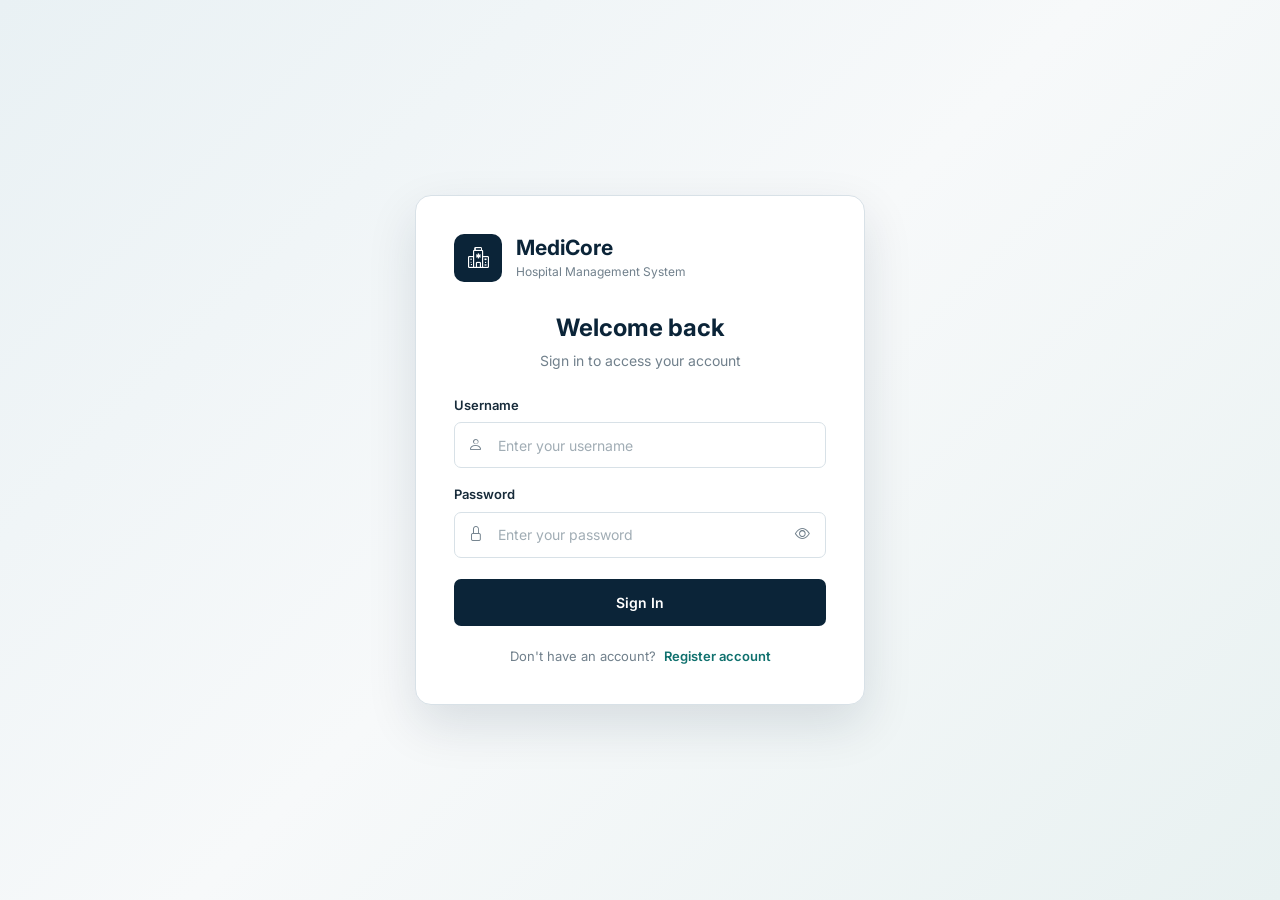
<file: frontend/auth/login.html>
<!DOCTYPE html>
<html lang="en">
<head>
    <meta charset="UTF-8">
    <meta name="viewport" content="width=device-width, initial-scale=1.0">

    <title>MediCore | Sign In</title>

    <link
        href="https://cdn.jsdelivr.net/npm/bootstrap@5.3.3/dist/css/bootstrap.min.css"
        rel="stylesheet"
    >

    <link
        href="https://cdn.jsdelivr.net/npm/bootstrap-icons@1.11.3/font/bootstrap-icons.css"
        rel="stylesheet"
    >

    <link rel="stylesheet" href="auth.css">
    <script src="../config.js"></script>
</head>

<body>

<div class="auth-page">

    <div class="auth-card">

        <!-- Brand -->

        <div class="brand">

            <div class="brand-icon">
                <i class="bi bi-hospital"></i>
            </div>

            <div>
                <h1>MediCore</h1>
                <span>Hospital Management System</span>
            </div>

        </div>


        <!-- Login -->

        <div class="auth-content">

            <div class="auth-heading">

                <h2>Welcome back</h2>

                <p>
                    Sign in to access your account
                </p>

            </div>


            <!-- Username -->

            <div class="form-group">

                <label for="loginUsername">
                    Username
                </label>

                <div class="input-wrapper">

                    <i class="bi bi-person"></i>

                    <input
                        type="text"
                        id="loginUsername"
                        placeholder="Enter your username"
                        autocomplete="username"
                    >

                </div>

            </div>


            <!-- Password -->

            <div class="form-group">

                <label for="loginPassword">
                    Password
                </label>

                <div class="input-wrapper">

                    <i class="bi bi-lock"></i>

                    <input
                        type="password"
                        id="loginPassword"
                        placeholder="Enter your password"
                        autocomplete="current-password"
                    >

                    <button
                        type="button"
                        class="password-toggle"
                        onclick="togglePassword('loginPassword', this)"
                    >
                        <i class="bi bi-eye"></i>
                    </button>

                </div>

            </div>


            <!-- Error -->

            <div
                id="loginError"
                class="alert alert-danger d-none"
            ></div>


            <!-- Login Button -->

            <button
                id="loginBtn"
                class="auth-btn"
                type="button"
                onclick="login()"
            >

                <span
                    id="loginSpinner"
                    class="spinner-border spinner-border-sm d-none"
                ></span>

                <span id="loginText">
                    Sign In
                </span>

            </button>


            <!-- Register -->

            <div class="auth-switch">

                <span>
                    Don't have an account?
                </span>

                <a href="register.html">
                    Register account
                </a>

            </div>

        </div>

    </div>

</div>


<script src="auth.js"></script>

</body>
</html>
</file>
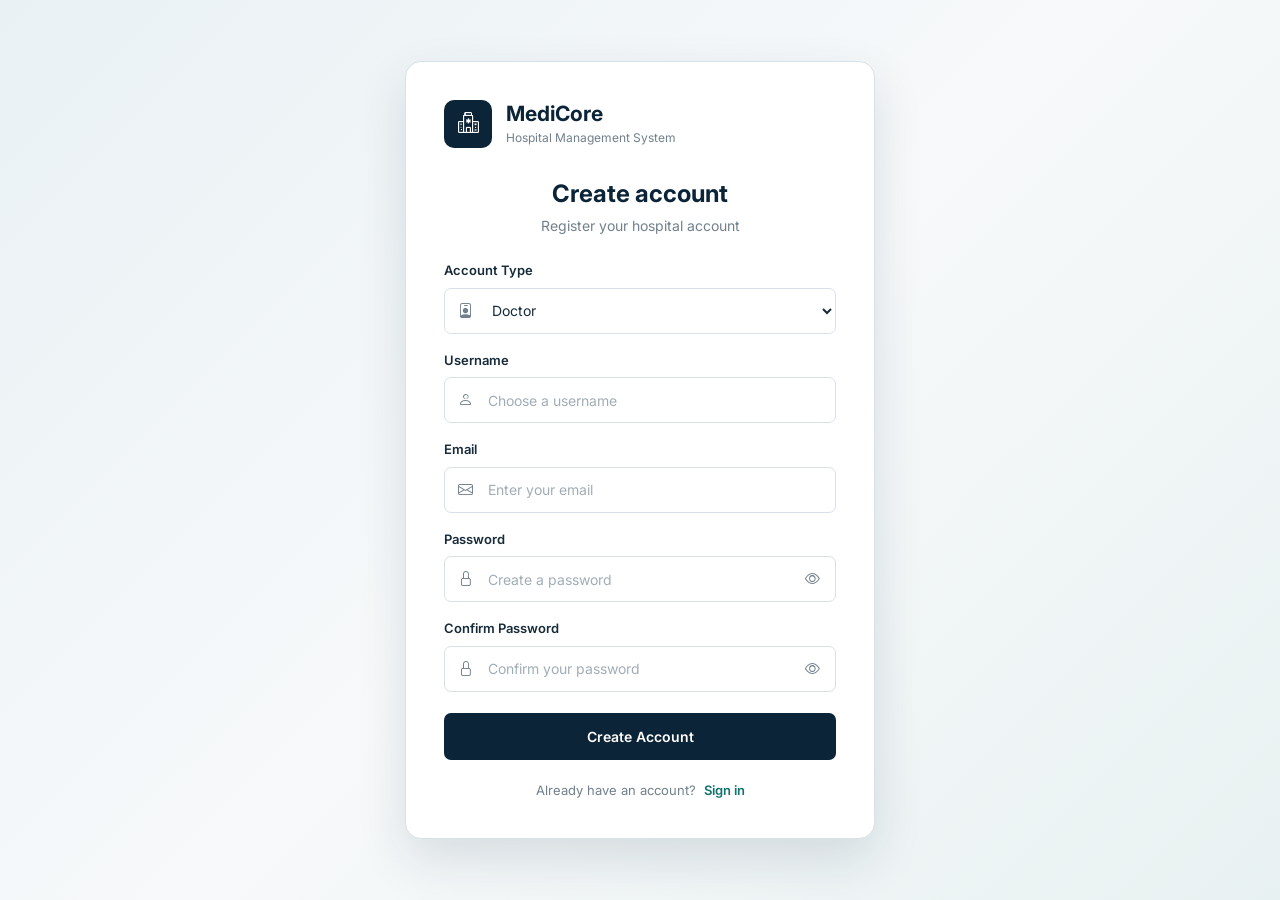
<file: frontend/auth/register.html>
<!DOCTYPE html>
<html lang="en">
<head>
    <meta charset="UTF-8">
    <meta name="viewport" content="width=device-width, initial-scale=1.0">

    <title>MediCore | Create Account</title>

    <link
        href="https://cdn.jsdelivr.net/npm/bootstrap@5.3.3/dist/css/bootstrap.min.css"
        rel="stylesheet"
    >

    <link
        href="https://cdn.jsdelivr.net/npm/bootstrap-icons@1.11.3/font/bootstrap-icons.css"
        rel="stylesheet"
    >

    <link rel="stylesheet" href="auth.css">
    <script src="../config.js"></script>
</head>

<body>

<div class="auth-page">

    <div class="auth-card register-card">

        <!-- Brand -->

        <div class="brand">

            <div class="brand-icon">
                <i class="bi bi-hospital"></i>
            </div>

            <div>
                <h1>MediCore</h1>
                <span>Hospital Management System</span>
            </div>

        </div>


        <!-- Register -->

        <div class="auth-content">

            <div class="auth-heading">

                <h2>Create account</h2>

                <p>
                    Register your hospital account
                </p>

            </div>


            <!-- Account Type -->

            <div class="form-group">

                <label for="registerRole">
                    Account Type
                </label>

                <div class="input-wrapper select-wrapper">

                    <i class="bi bi-person-badge"></i>

                    <select id="registerRole">

                        <option value="doctor">
                            Doctor
                        </option>

                        <option value="staff">
                            Staff
                        </option>

                        <option value="patient">
                            Patient
                        </option>

                    </select>

                </div>

            </div>


            <!-- Username -->

            <div class="form-group">

                <label for="registerUsername">
                    Username
                </label>

                <div class="input-wrapper">

                    <i class="bi bi-person"></i>

                    <input
                        type="text"
                        id="registerUsername"
                        placeholder="Choose a username"
                        autocomplete="username"
                    >

                </div>

            </div>


            <!-- Email -->

            <div class="form-group">

                <label for="registerEmail">
                    Email
                </label>

                <div class="input-wrapper">

                    <i class="bi bi-envelope"></i>

                    <input
                        type="email"
                        id="registerEmail"
                        placeholder="Enter your email"
                        autocomplete="email"
                    >

                </div>

            </div>


            <!-- Password -->

            <div class="form-group">

                <label for="registerPassword">
                    Password
                </label>

                <div class="input-wrapper">

                    <i class="bi bi-lock"></i>

                    <input
                        type="password"
                        id="registerPassword"
                        placeholder="Create a password"
                        autocomplete="new-password"
                    >

                    <button
                        type="button"
                        class="password-toggle"
                        onclick="togglePassword('registerPassword', this)"
                    >
                        <i class="bi bi-eye"></i>
                    </button>

                </div>

            </div>


            <!-- Confirm Password -->

            <div class="form-group">

                <label for="registerConfirmPassword">
                    Confirm Password
                </label>

                <div class="input-wrapper">

                    <i class="bi bi-lock"></i>

                    <input
                        type="password"
                        id="registerConfirmPassword"
                        placeholder="Confirm your password"
                        autocomplete="new-password"
                    >

                    <button
                        type="button"
                        class="password-toggle"
                        onclick="togglePassword('registerConfirmPassword', this)"
                    >
                        <i class="bi bi-eye"></i>
                    </button>

                </div>

            </div>


            <!-- Error -->

            <div
                id="registerError"
                class="alert alert-danger d-none"
            ></div>


            <!-- Success -->

            <div
                id="registerSuccess"
                class="alert alert-success d-none"
            ></div>


            <!-- Register Button -->

            <button
                id="registerBtn"
                class="auth-btn"
                type="button"
                onclick="registerUser()"
            >

                <span
                    id="registerSpinner"
                    class="spinner-border spinner-border-sm d-none"
                ></span>

                <span id="registerText">
                    Create Account
                </span>

            </button>


            <!-- Login -->

            <div class="auth-switch">

                <span>
                    Already have an account?
                </span>

                <a href="login.html">
                    Sign in
                </a>

            </div>

        </div>

    </div>

</div>


<script src="auth.js"></script>

</body>
</html>
</file>
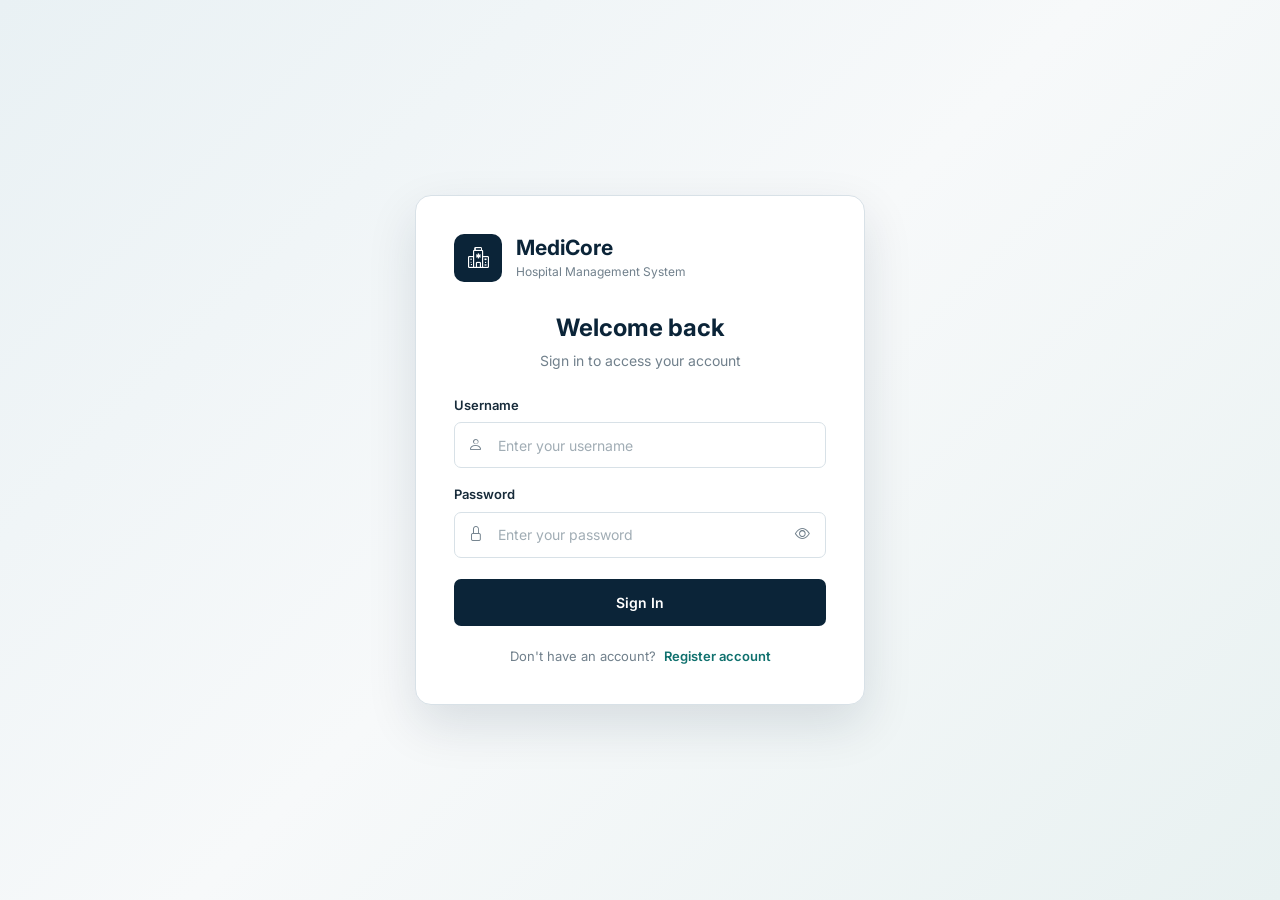
<file: frontend/dashboard/admin-dashboard/admin-dashboard.html>
<!DOCTYPE html>
<html lang="en">
<head>
    <meta charset="UTF-8">
    <meta name="viewport" content="width=device-width, initial-scale=1.0">

    <title>MediCore | Admin Dashboard</title>

    <link
        href="https://cdn.jsdelivr.net/npm/bootstrap@5.3.3/dist/css/bootstrap.min.css"
        rel="stylesheet"
    >

    <link
        href="https://cdn.jsdelivr.net/npm/bootstrap-icons@1.11.3/font/bootstrap-icons.css"
        rel="stylesheet"
    >

    <link rel="stylesheet" href="admin-dashboard.css">
    <script src="../../config.js"></script>
</head>

<body>

<div class="dashboard-layout">

    <!-- SIDEBAR -->

    <aside class="sidebar">

        <div class="sidebar-brand">

            <div class="brand-icon">
                <i class="bi bi-hospital"></i>
            </div>

            <div>
                <h1>MediCore</h1>
                <span>Hospital Management</span>
            </div>

        </div>


        <div class="sidebar-menu">

            <p class="menu-title">MAIN</p>

            <a href="#" class="menu-item active">
                <i class="bi bi-grid"></i>
                <span>Dashboard</span>
            </a>


            <p class="menu-title">MANAGEMENT</p>

            <a href="../../pages/patients/patients.html" class="menu-item">
                <i class="bi bi-person-vcard"></i>
                <span>Patients</span>
            </a>

            <a href="../../pages/doctors/doctors.html" class="menu-item">
                <i class="bi bi-person-badge"></i>
                <span>Doctors</span>
            </a>

            <a href="../../pages/staff/staff.html" class="menu-item">
                <i class="bi bi-people"></i>
                <span>Staff</span>
            </a>

            <a href="../../pages/appointments/appointments.html" class="menu-item">
                <i class="bi bi-calendar2-check"></i>
                <span>Appointments</span>
            </a>

            <a href="../../pages/prescriptions/prescriptions.html" class="menu-item">
                <i class="bi bi-prescription2"></i>
                <span>Prescriptions</span>
            </a>

            <a href="../../pages/reports/reports.html" class="menu-item">
                <i class="bi bi-file-earmark-medical"></i>
                <span>Medical Reports</span>
            </a>

        </div>


        <div class="sidebar-bottom">

            <button
                class="logout-btn"
                onclick="logout()"
            >
                <i class="bi bi-box-arrow-right"></i>
                <span>Sign Out</span>
            </button>

        </div>

    </aside>


    <!-- MAIN -->

    <main class="main-content">

        <!-- TOPBAR -->

        <header class="topbar">

            <button
                class="mobile-menu-btn"
                onclick="toggleSidebar()"
            >
                <i class="bi bi-list"></i>
            </button>

            <div class="topbar-title">

                <h2>Dashboard</h2>

                <p>
                    Hospital overview and management
                </p>

            </div>


            <div class="user-area">

                <div class="user-info">

                    <strong id="adminUsername">
                        Admin
                    </strong>

                    <span>
                        Administrator
                    </span>

                </div>

                <div class="user-avatar">
                    <i class="bi bi-person"></i>
                </div>

            </div>

        </header>


        <!-- CONTENT -->

        <section class="content">

            <div class="welcome-section">

                <div>

                    <h1>
                        Hospital Overview
                    </h1>

                    <p>
                        Monitor and manage hospital operations from one place.
                    </p>

                </div>

            </div>


            <!-- STAT CARDS -->

            <div class="stats-grid">

                <div class="stat-card">

                    <div class="stat-icon">
                        <i class="bi bi-person-vcard"></i>
                    </div>

                    <div class="stat-details">

                        <span>Total Patients</span>

                        <strong id="patientCount">
                            --
                        </strong>

                    </div>

                </div>


                <div class="stat-card">

                    <div class="stat-icon">
                        <i class="bi bi-person-badge"></i>
                    </div>

                    <div class="stat-details">

                        <span>Total Doctors</span>

                        <strong id="doctorCount">
                            --
                        </strong>

                    </div>

                </div>


                <div class="stat-card">

                    <div class="stat-icon">
                        <i class="bi bi-people"></i>
                    </div>

                    <div class="stat-details">

                        <span>Total Staff</span>

                        <strong id="staffCount">
                            --
                        </strong>

                    </div>

                </div>


                <div class="stat-card">

                    <div class="stat-icon">
                        <i class="bi bi-calendar2-check"></i>
                    </div>

                    <div class="stat-details">

                        <span>Appointments</span>

                        <strong id="appointmentCount">
                            --
                        </strong>

                    </div>

                </div>

            </div>


            <!-- LOWER GRID -->

            <div class="dashboard-grid">

                <!-- RECENT APPOINTMENTS -->

                <div class="dashboard-card">

                    <div class="card-header">

                        <div>

                            <h3>Recent Appointments</h3>

                            <p>
                                Latest scheduled appointments
                            </p>

                        </div>

                        <a href="../../pages/appointments/appointments.html">
                            View All
                        </a>

                    </div>


                    <div class="table-responsive">

                        <table class="table">

                            <thead>

                                <tr>
                                    <th>Patient</th>
                                    <th>Doctor</th>
                                    <th>Date</th>
                                    <th>Status</th>
                                </tr>

                            </thead>

                            <tbody id="appointmentsTable">

                                <tr>
                                    <td colspan="4" class="empty-state">
                                        Loading appointments...
                                    </td>
                                </tr>

                            </tbody>

                        </table>

                    </div>

                </div>


                <!-- SYSTEM SUMMARY -->

                <div class="dashboard-card system-card">

                    <div class="card-header">

                        <div>

                            <h3>System Overview</h3>

                            <p>
                                Current hospital modules
                            </p>

                        </div>

                    </div>


                    <div class="system-list">

                        <div>
                            <span>Doctor Management</span>
                            <strong>Active</strong>
                        </div>

                        <div>
                            <span>Patient Management</span>
                            <strong>Active</strong>
                        </div>

                        <div>
                            <span>Staff Management</span>
                            <strong>Active</strong>
                        </div>

                        <div>
                            <span>Appointments</span>
                            <strong>Active</strong>
                        </div>

                        <div>
                            <span>Prescriptions</span>
                            <strong>Active</strong>
                        </div>

                        <div>
                            <span>Medical Reports</span>
                            <strong>Active</strong>
                        </div>

                    </div>

                </div>

            </div>

        </section>

    </main>

</div>


<script src="admin-dashboard.js"></script>

</body>
</html>
</file>
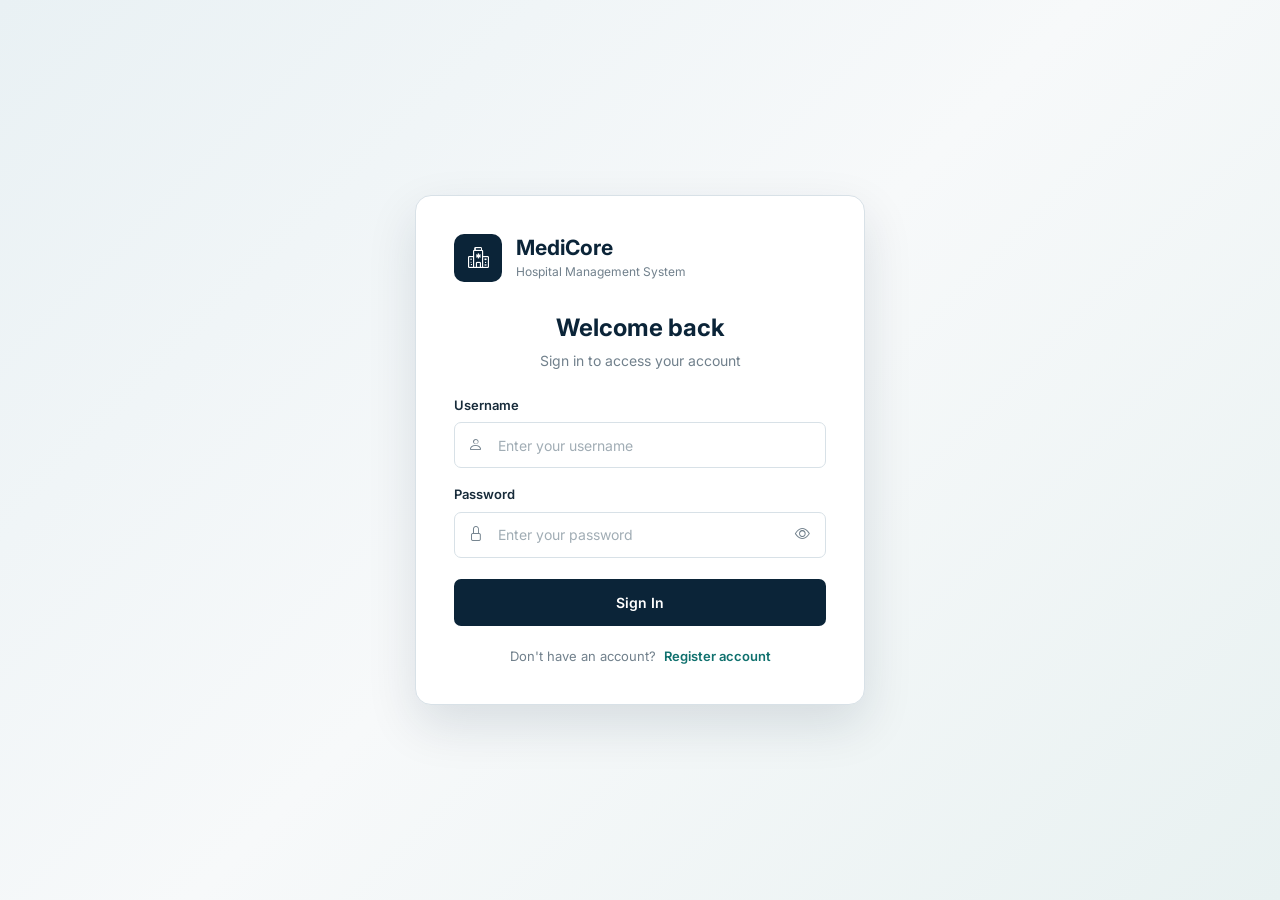
<file: frontend/dashboard/doctor-dashboard/doctor-dashboard.html>
<!DOCTYPE html>
<html lang="en">

<head>
    <meta charset="UTF-8">
    <meta name="viewport" content="width=device-width, initial-scale=1.0">
    <title>Doctor Dashboard | MediCore</title>

    <link href="https://cdn.jsdelivr.net/npm/bootstrap@5.3.3/dist/css/bootstrap.min.css" rel="stylesheet">
    <link href="https://cdn.jsdelivr.net/npm/bootstrap-icons@1.11.3/font/bootstrap-icons.css" rel="stylesheet">
    <link rel="stylesheet" href="doctor-dashboard.css">
    <script src="../../config.js"></script>
</head>

<body>

<div class="dashboard-wrapper">

    <!-- SIDEBAR -->
    <aside class="sidebar">

        <div class="brand">
            <div class="brand-mark">
                <i class="bi bi-hospital"></i>
            </div>
            <div>
                <div class="brand-title">MediCore</div>
                <div class="brand-subtitle">Hospital Management</div>
            </div>
        </div>

        <div class="doctor-profile">
            <div class="profile-avatar" id="sidebarAvatar">DR</div>
            <div>
                <div class="doctor-name" id="sidebarUsername">Doctor</div>
                <div class="doctor-role">Doctor</div>
            </div>
        </div>

        <div class="sidebar-heading">MAIN</div>

        <nav class="sidebar-nav">
            <button class="nav-item active" data-section="overview">
                <i class="bi bi-grid-1x2-fill nav-icon"></i>
                Dashboard
            </button>

            <button class="nav-item" data-section="patients">
                <i class="bi bi-people-fill nav-icon"></i>
                My Patients
            </button>

            <button class="nav-item" data-section="appointments">
                <i class="bi bi-calendar2-check-fill nav-icon"></i>
                Appointments
            </button>

            <button class="nav-item" data-section="prescriptions">
                <i class="bi bi-prescription2 nav-icon"></i>
                Prescriptions
            </button>

            <button class="nav-item" data-section="reports">
                <i class="bi bi-file-earmark-medical-fill nav-icon"></i>
                Medical Reports
            </button>
        </nav>

        <div class="sidebar-bottom">
            <button class="logout-btn" id="logoutBtn">
                <i class="bi bi-box-arrow-right"></i>
                <span>Sign Out</span>
            </button>
        </div>

    </aside>


    <!-- MAIN CONTENT -->
    <main class="main-content">

        <!-- TOPBAR -->
        <header class="topbar">
            <div>
                <div class="page-label">Doctor Portal</div>
                <h1 id="pageTitle">Doctor Dashboard</h1>
                <p class="page-subtitle">Welcome to your practice management portal</p>
            </div>

            <div class="topbar-user">
                <div class="top-user-info">
                    <strong id="topUsername">Doctor</strong>
                    <span>Doctor</span>
                </div>
                <div class="top-avatar">
                    <span id="topAvatar">DR</span>
                </div>
            </div>
        </header>


        <!-- OVERVIEW -->
        <section id="overview" class="dashboard-section active-section">

            <!-- WELCOME -->
            <div class="welcome-card">
                <div class="welcome-content">
                    <div class="section-label">DOCTOR PORTAL</div>
                    <h2>Welcome back, <span id="welcomeUsername">Doctor</span></h2>
                    <p>Manage your patients, appointments, prescriptions and medical reports from one place.</p>
                </div>
            </div>

            <!-- STAT CARDS -->
            <div class="stats-grid">
                <div class="stat-card">
                    <div class="stat-icon"><i class="bi bi-person"></i></div>
                    <div>
                        <div class="stat-label">My Patients</div>
                        <div class="stat-value" id="patientCount">0</div>
                        <div class="stat-description">Total patients</div>
                    </div>
                </div>

                <div class="stat-card">
                    <div class="stat-icon"><i class="bi bi-calendar-check"></i></div>
                    <div>
                        <div class="stat-label">Appointments</div>
                        <div class="stat-value" id="appointmentCount">0</div>
                        <div class="stat-description">Your appointments</div>
                    </div>
                </div>

                <div class="stat-card">
                    <div class="stat-icon"><i class="bi bi-prescription2"></i></div>
                    <div>
                        <div class="stat-label">Prescriptions</div>
                        <div class="stat-value" id="prescriptionCount">0</div>
                        <div class="stat-description">Prescriptions written</div>
                    </div>
                </div>

                <div class="stat-card">
                    <div class="stat-icon"><i class="bi bi-file-earmark-medical"></i></div>
                    <div>
                        <div class="stat-label">Reports</div>
                        <div class="stat-value" id="reportCount">0</div>
                        <div class="stat-description">Patient reports</div>
                    </div>
                </div>
            </div>

            <!-- DASHBOARD GRID -->
            <div class="dashboard-grid">

                <div class="content-card">
                    <div class="card-header-custom">
                        <div>
                            <h3>Upcoming Appointments</h3>
                            <p>Your latest scheduled appointments</p>
                        </div>
                        <button class="text-btn" data-section="appointments">View All</button>
                    </div>
                    <div id="overviewAppointments">
                        <div class="empty-state">Loading appointments...</div>
                    </div>
                </div>

                <div class="content-card">
                    <div class="card-header-custom">
                        <div>
                            <h3>Recent Patients</h3>
                            <p>Patients assigned to you</p>
                        </div>
                        <button class="text-btn" data-section="patients">View All</button>
                    </div>
                    <div id="overviewPatients">
                        <div class="empty-state">Loading patients...</div>
                    </div>
                </div>

                <div class="content-card">
                    <div class="card-header-custom">
                        <div>
                            <h3>Recent Prescriptions</h3>
                            <p>Prescriptions written by you</p>
                        </div>
                        <button class="text-btn" data-section="prescriptions">View All</button>
                    </div>
                    <div id="overviewPrescriptions">
                        <div class="empty-state">Loading prescriptions...</div>
                    </div>
                </div>

                <div class="content-card">
                    <div class="card-header-custom">
                        <div>
                            <h3>Recent Reports</h3>
                            <p>Reports from your patients</p>
                        </div>
                        <button class="text-btn" data-section="reports">View All</button>
                    </div>
                    <div id="overviewReports">
                        <div class="empty-state">Loading reports...</div>
                    </div>
                </div>

            </div>

        </section>


        <!-- PATIENTS -->
        <section id="patients" class="dashboard-section">
            <div class="section-heading">
                <div>
                    <div class="section-label">MY PRACTICE</div>
                    <h2>My Patients</h2>
                    <p>Patients currently assigned to your care.</p>
                </div>
            </div>
            <div id="patientsError" class="alert alert-danger d-none"></div>
            <div class="content-card">
                <div id="patientsContainer">
                    <div class="empty-state">Loading patients...</div>
                </div>
            </div>
        </section>


        <!-- APPOINTMENTS -->
        <section id="appointments" class="dashboard-section">

            <div class="section-heading">
                <div>
                    <div class="section-label">APPOINTMENT MANAGEMENT</div>
                    <h2>My Appointments</h2>
                    <p>View appointments assigned to you.</p>
                </div>
            </div>

            <div id="appointmentsError" class="alert alert-danger d-none"></div>
            <div class="content-card">
                <div id="appointmentsContainer">
                    <div class="empty-state">Loading appointments...</div>
                </div>
            </div>

        </section>


        <!-- PRESCRIPTIONS -->
        <section id="prescriptions" class="dashboard-section">

            <div class="section-heading">
                <div>
                    <div class="section-label">MEDICAL RECORDS</div>
                    <h2>Prescriptions</h2>
                    <p>Create and review prescriptions for your patients.</p>
                </div>
            </div>

            <!-- CREATE FORM -->
            <div class="content-card">
                <div class="card-header-custom">
                    <div>
                        <h3>Write Prescription</h3>
                        <p>Create a new prescription for a patient.</p>
                    </div>
                </div>

                <form id="prescriptionForm">
                    <div class="form-grid">
                        <div>
                            <label>Patient ID</label>
                            <input type="number" class="form-control" id="prescriptionPatientId" min="1" required>
                        </div>
                        <div>
                            <label>Medicine</label>
                            <input type="text" class="form-control" id="medicine" required>
                        </div>
                        <div>
                            <label>Dosage</label>
                            <input type="text" class="form-control" id="dosage" placeholder="e.g. 500mg" required>
                        </div>
                        <div>
                            <label>Frequency</label>
                            <input type="text" class="form-control" id="frequency" placeholder="e.g. Twice daily" required>
                        </div>
                        <div>
                            <label>Duration</label>
                            <input type="text" class="form-control" id="duration" placeholder="e.g. 7 days" required>
                        </div>
                        <div>
                            <label>Date</label>
                            <input type="date" class="form-control" id="prescriptionDate" required>
                        </div>
                        <div class="full-width">
                            <label>Instructions</label>
                            <textarea class="form-control" id="instructions" rows="4"></textarea>
                        </div>
                    </div>

                    <div id="prescriptionError" class="alert alert-danger d-none mt-3"></div>
                    <div id="prescriptionSuccess" class="alert alert-success d-none mt-3"></div>

                    <button type="submit" class="primary-btn" id="createPrescriptionBtn">
                        Create Prescription
                    </button>
                </form>
            </div>

            <!-- EXISTING PRESCRIPTIONS -->
            <div class="content-card mt-4">
                <div class="card-header-custom">
                    <div>
                        <h3>My Written Prescriptions</h3>
                        <p>Prescriptions created by you.</p>
                    </div>
                </div>
                <div id="prescriptionsContainer">
                    <div class="empty-state">Loading prescriptions...</div>
                </div>
            </div>

        </section>


        <!-- REPORTS -->
        <section id="reports" class="dashboard-section">
            <div class="section-heading">
                <div>
                    <div class="section-label">MEDICAL DOCUMENTS</div>
                    <h2>Patient Reports</h2>
                    <p>Reports uploaded by your patients.</p>
                </div>
            </div>
            <div id="reportsError" class="alert alert-danger d-none"></div>
            <div class="content-card">
                <div id="reportsContainer">
                    <div class="empty-state">Loading reports...</div>
                </div>
            </div>
        </section>

    </main>

</div>

<!-- BOOTSTRAP JS -->
<script src="https://cdn.jsdelivr.net/npm/bootstrap@5.3.3/dist/js/bootstrap.bundle.min.js"></script>

<!-- EDIT PRESCRIPTION MODAL -->
<div class="modal fade" id="editPrescriptionModal" tabindex="-1" aria-hidden="true">
    <div class="modal-dialog modal-dialog-centered">
        <div class="modal-content">
            <div class="modal-header">
                <h5 class="modal-title">Edit Prescription</h5>
                <button type="button" class="btn-close" data-bs-dismiss="modal" aria-label="Close"></button>
            </div>
            <div class="modal-body">
                <div class="mb-3">
                    <label for="editMedicine">Medicine</label>
                    <input type="text" class="form-control" id="editMedicine">
                </div>
                <div class="mb-3">
                    <label for="editDosage">Dosage</label>
                    <input type="text" class="form-control" id="editDosage">
                </div>
                <div class="mb-3">
                    <label for="editFrequency">Frequency</label>
                    <input type="text" class="form-control" id="editFrequency">
                </div>
                <div class="mb-3">
                    <label for="editDuration">Duration</label>
                    <input type="text" class="form-control" id="editDuration">
                </div>
                <div class="mb-3">
                    <label for="editInstructions">Instructions</label>
                    <textarea class="form-control" id="editInstructions" rows="2"></textarea>
                </div>
                <div class="mb-3">
                    <label for="editDate">Date</label>
                    <input type="date" class="form-control" id="editDate">
                </div>
            </div>
            <div class="modal-footer">
                <button type="button" class="btn btn-secondary" data-bs-dismiss="modal">Cancel</button>
                <button type="button" class="btn btn-primary" onclick="saveEditPrescription()">Save Changes</button>
            </div>
        </div>
    </div>
</div>

<!-- DELETE CONFIRMATION MODAL -->
<div class="modal fade" id="deleteConfirmModal" tabindex="-1" aria-hidden="true">
    <div class="modal-dialog modal-dialog-centered">
        <div class="modal-content">
            <div class="modal-header">
                <h5 class="modal-title text-danger"><i class="bi bi-exclamation-triangle-fill"></i> Confirm Delete</h5>
                <button type="button" class="btn-close" data-bs-dismiss="modal" aria-label="Close"></button>
            </div>
            <div class="modal-body">
                <p>Are you sure you want to delete this prescription? This action cannot be undone.</p>
            </div>
            <div class="modal-footer">
                <button type="button" class="btn btn-secondary" data-bs-dismiss="modal">Cancel</button>
                <button type="button" class="btn btn-danger" id="confirmDeleteBtn">Delete</button>
            </div>
        </div>
    </div>
</div>

<!-- YOUR JS -->
<script src="doctor-dashboard.js"></script>

</body>
</html>
</file>
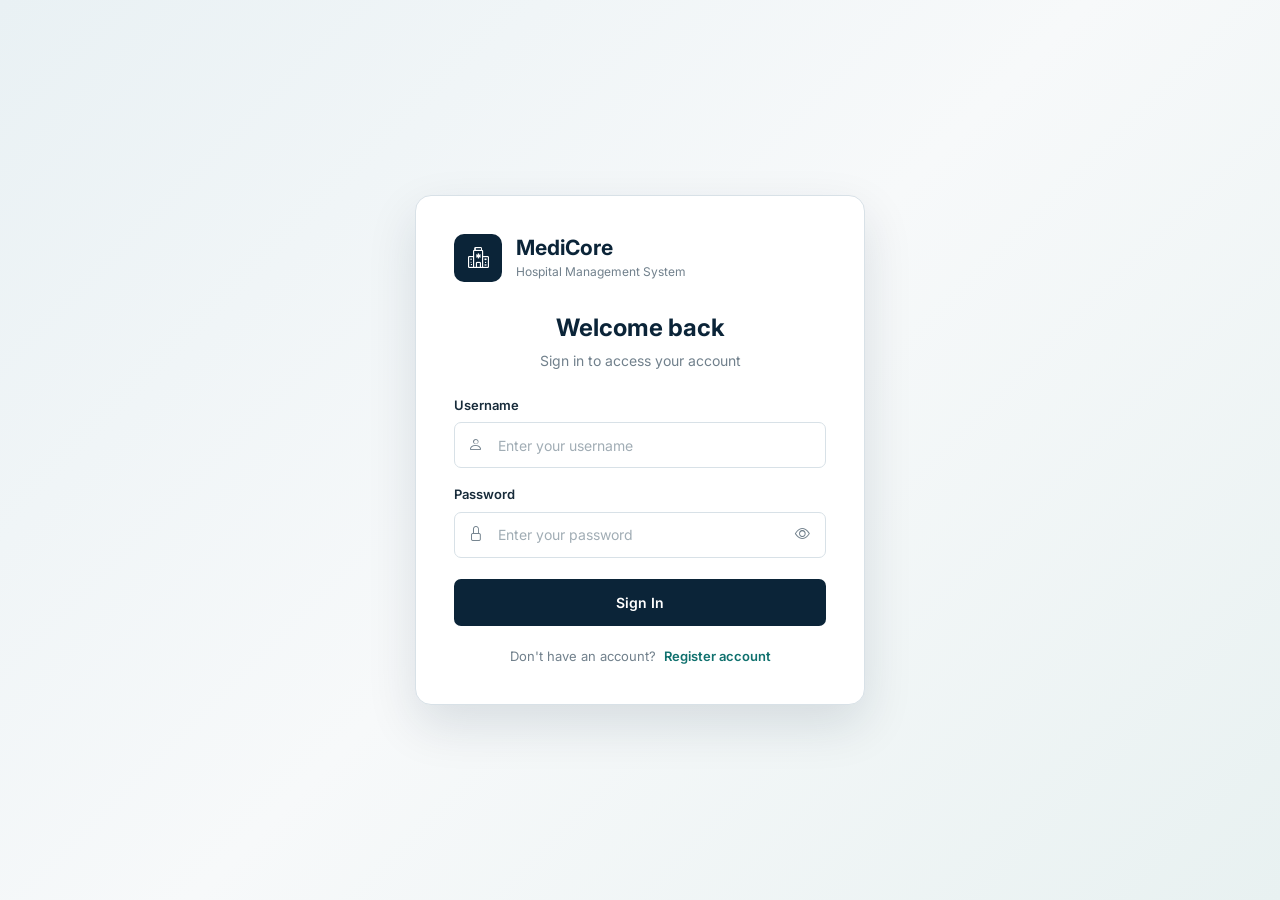
<file: frontend/dashboard/patient-dashboard/patient-dashboard.html>
<!DOCTYPE html>
<html lang="en">

<head>
    <meta charset="UTF-8">
    <meta name="viewport" content="width=device-width, initial-scale=1.0">

    <title>MediCore | Patient Dashboard</title>

    <link
        href="https://cdn.jsdelivr.net/npm/bootstrap@5.3.3/dist/css/bootstrap.min.css"
        rel="stylesheet"
    >

    <link
        href="https://cdn.jsdelivr.net/npm/bootstrap-icons@1.11.3/font/bootstrap-icons.css"
        rel="stylesheet"
    >

    <link rel="stylesheet" href="patient-dashboard.css">
    <script src="../../config.js"></script>
</head>

<body>

<div class="dashboard-layout">

    <!-- SIDEBAR -->

    <aside class="sidebar" id="sidebar">

        <div class="brand">

            <div class="brand-mark">
                <i class="bi bi-hospital"></i>
            </div>

            <div>
                <h1>MediCore</h1>
                <span>Hospital Management</span>
            </div>

        </div>


        <nav class="navigation">

            <div class="nav-section-title">
                MAIN
            </div>

            <a
                href="#"
                class="nav-link active"
                data-section="dashboard"
            >
                <i class="bi bi-grid-1x2"></i>
                <span>Dashboard</span>
            </a>


            <div class="nav-section-title">
                MY HEALTH
            </div>


            <a
                href="#"
                class="nav-link"
                data-section="profile"
            >
                <i class="bi bi-person"></i>
                <span>My Profile</span>
            </a>


            <a
                href="#"
                class="nav-link"
                data-section="appointments"
            >
                <i class="bi bi-calendar2-check"></i>
                <span>Appointments</span>
            </a>


            <a
                href="#"
                class="nav-link"
                data-section="prescriptions"
            >
                <i class="bi bi-prescription2"></i>
                <span>Prescriptions</span>
            </a>


            <a
                href="#"
                class="nav-link"
                data-section="reports"
            >
                <i class="bi bi-file-earmark-medical"></i>
                <span>Medical Reports</span>
            </a>

        </nav>


        <div class="sidebar-footer">

            <button
                class="logout-button"
                id="logoutBtn"
            >
                <i class="bi bi-box-arrow-right"></i>
                <span>Sign Out</span>
            </button>

        </div>

    </aside>


    <!-- MAIN CONTENT -->

    <main class="main-content">


        <!-- TOPBAR -->

        <header class="topbar">

            <button
                class="mobile-menu"
                id="mobileMenu"
                type="button"
            >
                <i class="bi bi-list"></i>
            </button>


            <div class="topbar-heading">

                <h2 id="pageTitle">
                    Patient Dashboard
                </h2>

                <p id="pageSubtitle">
                    Welcome to your health portal
                </p>

            </div>


            <div class="topbar-user">

                <div class="user-details">

                    <strong id="userName">
                        Patient
                    </strong>

                    <span>
                        Patient
                    </span>

                </div>


                <div class="user-avatar">
                    <i class="bi bi-person"></i>
                </div>

            </div>

        </header>


        <!-- CONTENT -->

        <section class="content">


            <!-- MESSAGE -->

            <div
                id="messageBox"
                class="message-box d-none"
            ></div>


            <!-- =================================================
                 DASHBOARD
            ================================================== -->

            <div
                class="page-section active"
                id="dashboardSection"
            >

                <div class="welcome-section">

                    <span class="section-label">
                        PATIENT PORTAL
                    </span>

                    <h1>
                        Welcome back,
                        <span id="welcomeName">
                            Patient
                        </span>
                    </h1>

                    <p>
                        Manage your appointments,
                        prescriptions and medical reports
                        from one place.
                    </p>

                </div>


                <!-- STATISTICS -->

                <div class="stats-grid">

                    <div class="stat-card">

                        <div class="stat-icon">
                            <i class="bi bi-calendar2-check"></i>
                        </div>

                        <div>

                            <span>
                                Appointments
                            </span>

                            <strong id="appointmentCount">
                                0
                            </strong>

                        </div>

                    </div>


                    <div class="stat-card">

                        <div class="stat-icon">
                            <i class="bi bi-prescription2"></i>
                        </div>

                        <div>

                            <span>
                                Prescriptions
                            </span>

                            <strong id="prescriptionCount">
                                0
                            </strong>

                        </div>

                    </div>


                    <div class="stat-card">

                        <div class="stat-icon">
                            <i class="bi bi-file-earmark-medical"></i>
                        </div>

                        <div>

                            <span>
                                Medical Reports
                            </span>

                            <strong id="reportCount">
                                0
                            </strong>

                        </div>

                    </div>

                </div>


                <!-- QUICK ACCESS -->

                <div class="section-header">

                    <div>

                        <h3>
                            Quick Access
                        </h3>

                        <p>
                            Access your frequently used services.
                        </p>

                    </div>

                </div>


                <div class="quick-actions">

                    <button
                        type="button"
                        class="quick-action"
                        data-section="appointments"
                    >

                        <i class="bi bi-calendar-plus"></i>

                        <div>

                            <strong>
                                Request Appointment
                            </strong>

                            <span>
                                Schedule a visit with a doctor
                            </span>

                        </div>

                    </button>


                    <button
                        type="button"
                        class="quick-action"
                        data-section="prescriptions"
                    >

                        <i class="bi bi-prescription2"></i>

                        <div>

                            <strong>
                                My Prescriptions
                            </strong>

                            <span>
                                View your prescribed medicines
                            </span>

                        </div>

                    </button>


                    <button
                        type="button"
                        class="quick-action"
                        data-section="reports"
                    >

                        <i class="bi bi-file-earmark-medical"></i>

                        <div>

                            <strong>
                                Medical Reports
                            </strong>

                            <span>
                                Access your medical reports
                            </span>

                        </div>

                    </button>

                </div>


                <!-- UPCOMING APPOINTMENTS -->

                <div class="section-header appointment-header">

                    <div>

                        <h3>
                            Upcoming Appointments
                        </h3>

                        <p>
                            Your scheduled hospital visits.
                        </p>

                    </div>


                    <button
                        type="button"
                        class="text-button"
                        data-section="appointments"
                    >
                        View All
                    </button>

                </div>


                <div class="data-card">

                    <div
                        id="upcomingAppointments"
                        class="appointment-list"
                    >

                        <div class="loading-state">

                            <div class="spinner-border"></div>

                            <span>
                                Loading appointments...
                            </span>

                        </div>

                    </div>

                </div>

            </div>


            <!-- =================================================
                 PROFILE
            ================================================== -->

            <div
                class="page-section"
                id="profileSection"
            >

                <div class="section-header">

                    <div>

                        <h3>
                            My Profile
                        </h3>

                        <p>
                            Complete patient information.
                        </p>

                    </div>

                </div>


                <div class="data-card profile-card">

                    <div class="profile-details">

                        <div class="profile-field">

                            <label>
                                Patient ID
                            </label>

                            <span id="profileId">
                                -
                            </span>

                        </div>


                        <div class="profile-field">

                            <label>
                                Full Name
                            </label>

                            <span id="profileFullName">
                                -
                            </span>

                        </div>


                        <div class="profile-field">

                            <label>
                                Age
                            </label>

                            <span id="profileAge">
                                -
                            </span>

                        </div>


                        <div class="profile-field">

                            <label>
                                Gender
                            </label>

                            <span id="profileGender">
                                -
                            </span>

                        </div>


                        <div class="profile-field">

                            <label>
                                Phone
                            </label>

                            <span id="profilePhone">
                                -
                            </span>

                        </div>


                        <div class="profile-field">

                            <label>
                                Email
                            </label>

                            <span id="profileEmail">
                                -
                            </span>

                        </div>


                        <div class="profile-field">

                            <label>
                                User ID
                            </label>

                            <span id="profileUserId">
                                -
                            </span>

                        </div>


                        <div class="profile-field">

                            <label>
                                Doctor ID
                            </label>

                            <span id="profileDoctorId">
                                -
                            </span>

                        </div>

                    </div>

                </div>

            </div>


            <!-- =================================================
                 APPOINTMENTS
            ================================================== -->

            <div
                class="page-section"
                id="appointmentsSection"
            >

                <div class="section-header">

                    <div>

                        <h3>
                            My Appointments
                        </h3>

                        <p>
                            Request and manage your appointments.
                        </p>

                    </div>


                    <button
                        type="button"
                        class="primary-button"
                        id="requestAppointmentBtn"
                    >

                        <i class="bi bi-calendar-plus"></i>

                        Request Appointment

                    </button>

                </div>


                <div class="data-card">

                    <div
                        id="appointmentsContainer"
                        class="appointment-list"
                    >

                        <div class="loading-state">

                            <div class="spinner-border"></div>

                            <span>
                                Loading appointments...
                            </span>

                        </div>

                    </div>

                </div>

            </div>


            <!-- =================================================
                 PRESCRIPTIONS
            ================================================== -->

            <div
                class="page-section"
                id="prescriptionsSection"
            >

                <div class="section-header">

                    <div>

                        <h3>
                            My Prescriptions
                        </h3>

                        <p>
                            View medicines prescribed by your doctor.
                        </p>

                    </div>

                </div>


                <div class="data-card">

                    <div
                        id="prescriptionsContainer"
                    >

                        <div class="loading-state">

                            <div class="spinner-border"></div>

                            <span>
                                Loading prescriptions...
                            </span>

                        </div>

                    </div>

                </div>

            </div>


            <!-- =================================================
                 MEDICAL REPORTS
            ================================================== -->

            <div
                class="page-section"
                id="reportsSection"
            >

                <div class="section-header">

                    <div>

                        <h3>
                            Medical Reports
                        </h3>

                        <p>
                            View your medical documents and reports.
                        </p>

                    </div>


                    <!-- UPLOAD REPORT BUTTON -->

                    <button
                        type="button"
                        class="primary-button"
                        id="uploadReportBtn"
                    >

                        <i class="bi bi-cloud-arrow-up"></i>

                        Upload Report

                    </button>

                </div>


                <div class="data-card">

                    <div
                        id="reportsContainer"
                        class="reports-list"
                    >

                        <div class="loading-state">

                            <div class="spinner-border"></div>

                            <span>
                                Loading reports...
                            </span>

                        </div>

                    </div>

                </div>

            </div>

        </section>

    </main>

</div>


<!-- =========================================================
     APPOINTMENT MODAL
========================================================== -->

<div
    class="modal fade"
    id="appointmentModal"
    tabindex="-1"
    aria-hidden="true"
>

    <div class="modal-dialog modal-dialog-centered">

        <div class="modal-content">

            <div class="modal-header">

                <div>

                    <h5 class="modal-title">
                        Request Appointment
                    </h5>

                    <small>
                        Submit a new appointment request
                    </small>

                </div>


                <button
                    type="button"
                    class="btn-close"
                    data-bs-dismiss="modal"
                    aria-label="Close"
                ></button>

            </div>


            <div class="modal-body">

                <div
                    id="appointmentError"
                    class="modal-error d-none"
                ></div>


                <div class="form-group">

                    <label for="doctorId">
                        Doctor ID
                    </label>

                    <input
                        type="number"
                        id="doctorId"
                        placeholder="Enter doctor ID"
                    >

                </div>


                <div class="form-row">

                    <div class="form-group">

                        <label for="appointmentDate">
                            Date
                        </label>

                        <input
                            type="date"
                            id="appointmentDate"
                        >

                    </div>


                    <div class="form-group">

                        <label for="appointmentTime">
                            Time
                        </label>

                        <input
                            type="time"
                            id="appointmentTime"
                        >

                    </div>

                </div>


                <div class="form-group">

                    <label for="appointmentReason">
                        Reason
                    </label>

                    <textarea
                        id="appointmentReason"
                        rows="4"
                        placeholder="Briefly describe the reason for your appointment"
                    ></textarea>

                </div>

            </div>


            <div class="modal-footer">

                <button
                    type="button"
                    class="secondary-button"
                    data-bs-dismiss="modal"
                >
                    Cancel
                </button>


                <button
                    type="button"
                    class="primary-button"
                    id="submitAppointmentBtn"
                >

                    <span
                        id="appointmentSpinner"
                        class="spinner-border spinner-border-sm d-none"
                    ></span>

                    <span id="appointmentButtonText">
                        Submit Request
                    </span>

                </button>

            </div>

        </div>

    </div>

</div>


<!-- =========================================================
     UPLOAD REPORT MODAL
========================================================== -->

<div
    class="modal fade"
    id="uploadReportModal"
    tabindex="-1"
    aria-hidden="true"
>

    <div class="modal-dialog modal-dialog-centered">

        <div class="modal-content">

            <div class="modal-header">

                <div>

                    <h5 class="modal-title">
                        Upload Medical Report
                    </h5>

                    <small>
                        Upload your medical document
                    </small>

                </div>


                <button
                    type="button"
                    class="btn-close"
                    data-bs-dismiss="modal"
                    aria-label="Close"
                ></button>

            </div>


            <div class="modal-body">

                <div
                    id="reportUploadError"
                    class="modal-error d-none"
                ></div>


                <div class="form-group">

                    <label for="reportFile">
                        Select Report
                    </label>

                    <input
                        type="file"
                        id="reportFile"
                        accept=".pdf,.jpg,.jpeg,.png"
                    >

                    <small class="text-muted d-block mt-2">
                        Allowed: PDF, JPG, JPEG, PNG
                        | Maximum size: 10 MB
                    </small>

                </div>

            </div>


            <div class="modal-footer">

                <button
                    type="button"
                    class="secondary-button"
                    data-bs-dismiss="modal"
                >
                    Cancel
                </button>


                <button
                    type="button"
                    class="primary-button"
                    id="submitReportBtn"
                >

                    <span
                        id="reportUploadSpinner"
                        class="spinner-border spinner-border-sm d-none"
                    ></span>

                    <span id="reportUploadButtonText">
                        Upload Report
                    </span>

                </button>

            </div>

        </div>

    </div>

</div>


<!-- BOOTSTRAP -->

<script
    src="https://cdn.jsdelivr.net/npm/bootstrap@5.3.3/dist/js/bootstrap.bundle.min.js"
></script>


<!-- YOUR JS -->

<script src="patient-dashboard.js"></script>

</body>

</html>
</file>
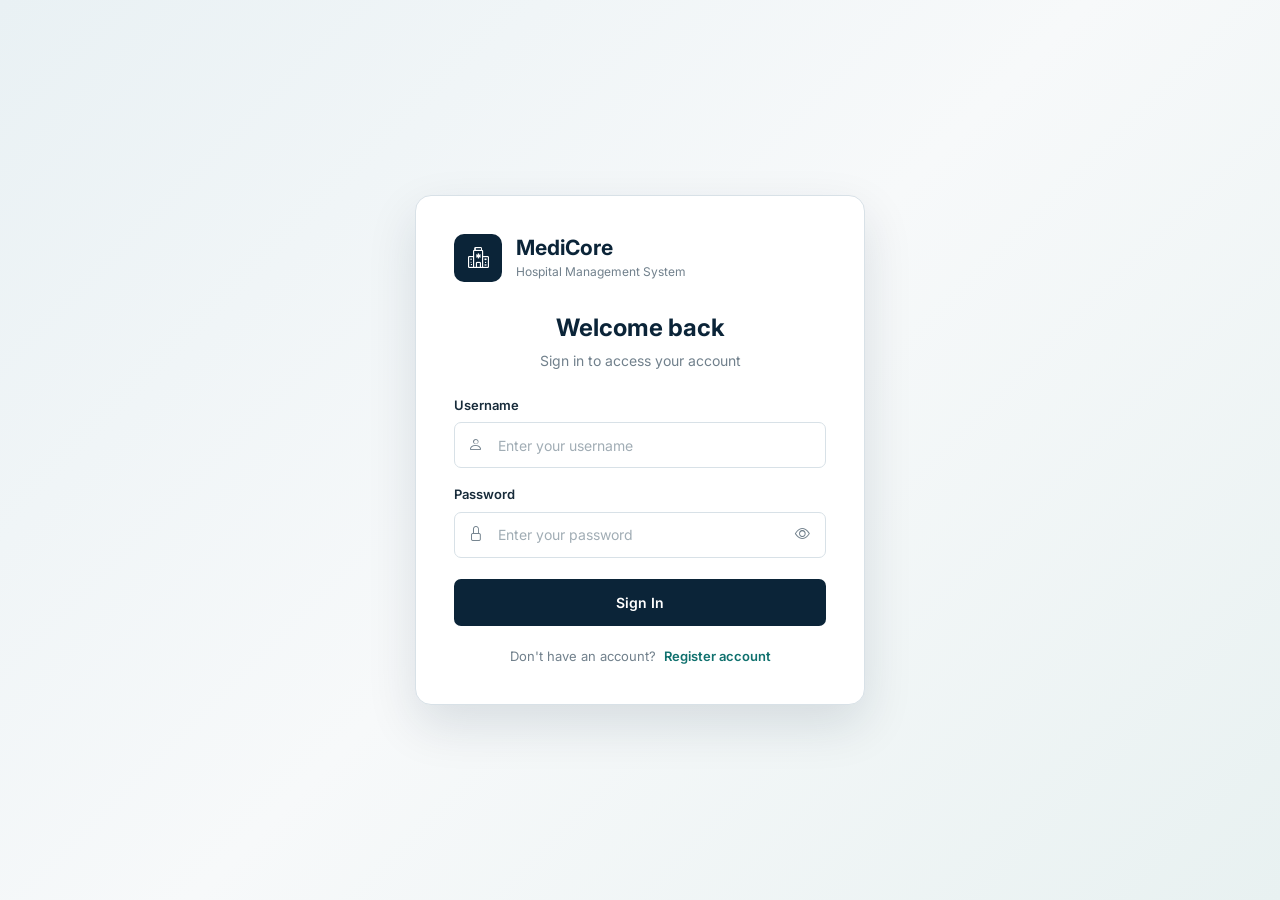
<file: frontend/dashboard/staff-dashboard/staff-dashboard.html>
<!DOCTYPE html>
<html lang="en">

<head>
    <meta charset="UTF-8">
    <meta name="viewport" content="width=device-width, initial-scale=1.0">

    <title>Staff Dashboard | MediCore</title>

    <link
        href="https://cdn.jsdelivr.net/npm/bootstrap@5.3.3/dist/css/bootstrap.min.css"
        rel="stylesheet"
    >
    
    <link
        href="https://cdn.jsdelivr.net/npm/bootstrap-icons@1.11.3/font/bootstrap-icons.css"
        rel="stylesheet"
    >

    <link
        rel="stylesheet"
        href="staff-dashboard.css"
    >
    <script src="../../config.js"></script>
</head>

<body>

<div class="dashboard-wrapper">

    <!-- SIDEBAR -->

    <aside class="sidebar">

        <div class="brand">
            <div class="brand-mark">
                <i class="bi bi-hospital"></i>
            </div>
            <div>
                <div class="brand-title">
                    MediCore
                </div>
                <div class="brand-subtitle">
                    Staff Portal
                </div>
            </div>
        </div>


        <div class="staff-profile">

            <div class="profile-avatar" id="sidebarAvatar">
                ST
            </div>

            <div>
                <div
                    class="staff-name"
                    id="sidebarUsername"
                >
                    Staff
                </div>

                <div class="staff-role">
                    Staff Member
                </div>
            </div>

        </div>


        <nav class="sidebar-nav">

            <button
                class="nav-item active"
                data-section="overview"
            >
                <i class="bi bi-grid-1x2-fill"></i>
                Dashboard
            </button>

            <button
                class="nav-item"
                data-section="patients"
            >
                <i class="bi bi-people-fill"></i>
                Patients
            </button>

            <button
                class="nav-item"
                data-section="appointments"
            >
                <i class="bi bi-calendar2-check-fill"></i>
                Appointments
            </button>

            <button
                class="nav-item"
                data-section="reports"
            >
                <i class="bi bi-file-earmark-medical-fill"></i>
                Medical Reports
            </button>

        </nav>


        <div class="sidebar-bottom">

            <button
                class="logout-btn"
                id="logoutBtn"
            >
                <i class="bi bi-box-arrow-right"></i>
                <span>Sign Out</span>
            </button>

        </div>

    </aside>


    <!-- MAIN CONTENT -->

    <main class="main-content">

        <!-- TOPBAR -->

        <header class="topbar">

            <div>

                <div class="page-label">
                    Staff Portal
                </div>

                <h1 id="pageTitle">
                    Dashboard
                </h1>

            </div>


            <div class="topbar-user">

                <strong id="topUsername">
                    Staff
                </strong>

                <span class="role-badge">
                    STAFF
                </span>

            </div>

        </header>


        <!-- ================================= -->
        <!-- OVERVIEW -->
        <!-- ================================= -->

        <section
            id="overview"
            class="dashboard-section active-section"
        >

            <div class="welcome-section">

                <div>

                    <p class="section-label">
                        STAFF WORKSTATION
                    </p>

                    <h2>
                        Welcome back,
                        <span id="welcomeUsername">
                            Staff
                        </span>
                    </h2>

                    <p>
                        Manage patient records, appointment
                        statuses and medical reports.
                    </p>

                </div>

            </div>


            <!-- STAT CARDS -->

            <div class="row g-4 mt-1">

                <div class="col-md-6 col-xl-4">

                    <div class="stat-card">

                        <div class="stat-label">
                            Patient Records
                        </div>

                        <div
                            class="stat-value"
                            id="patientCount"
                        >
                            0
                        </div>

                        <div class="stat-description">
                            Available patient records
                        </div>

                    </div>

                </div>


                <div class="col-md-6 col-xl-4">

                    <div class="stat-card">

                        <div class="stat-label">
                            Medical Reports
                        </div>

                        <div
                            class="stat-value"
                            id="reportCount"
                        >
                            0
                        </div>

                        <div class="stat-description">
                            Hospital reports
                        </div>

                    </div>

                </div>


                <div class="col-md-6 col-xl-4">

                    <div class="stat-card">

                        <div class="stat-label">
                            Appointment Operations
                        </div>

                        <div class="stat-value">
                            Active
                        </div>

                        <div class="stat-description">
                            Status management available
                        </div>

                    </div>

                </div>

            </div>


            <!-- QUICK ACCESS -->

            <div class="content-card mt-4">

                <div class="card-header-custom">

                    <div>

                        <h3>
                            Staff Operations
                        </h3>

                        <p>
                            Frequently used hospital operations
                        </p>

                    </div>

                </div>


                <div class="quick-grid">

                    <button
                        class="quick-card"
                        data-section="patients"
                    >

                        <span>
                            Patient Management
                        </span>

                        <small>
                            Search, register and update patient records
                        </small>

                    </button>


                    <button
                        class="quick-card"
                        data-section="appointments"
                    >

                        <span>
                            Appointment Management
                        </span>

                        <small>
                            Update appointment statuses
                        </small>

                    </button>


                    <button
                        class="quick-card"
                        data-section="reports"
                    >

                        <span>
                            Medical Reports
                        </span>

                        <small>
                            View and download patient reports
                        </small>

                    </button>

                </div>

            </div>

        </section>


        <!-- ================================= -->
        <!-- PATIENTS -->
        <!-- ================================= -->

        <section
            id="patients"
            class="dashboard-section"
        >

            <div class="section-heading">

                <div>

                    <p class="section-label">
                        PATIENT MANAGEMENT
                    </p>

                    <h2>
                        Patient Directory
                    </h2>

                    <p>
                        Search, register and update patient records.
                    </p>

                </div>


                <button
                    class="primary-btn"
                    id="loadPatientsBtn"
                >

                    <span
                        class="spinner-border spinner-border-sm d-none"
                        id="patientsSpinner"
                    ></span>

                    <span id="patientsBtnText">
                        Search Patients
                    </span>

                </button>

            </div>


            <!-- SEARCH -->

            <div class="content-card mb-4">

                <div class="row g-3">

                    <div class="col-md-5">

                        <label>
                            Search
                        </label>

                        <input
                            type="text"
                            class="form-control"
                            id="patientSearch"
                            placeholder="Name or email"
                        >

                    </div>


                    <div class="col-md-3">

                        <label>
                            Doctor ID
                        </label>

                        <input
                            type="number"
                            class="form-control"
                            id="doctorFilter"
                            min="0"
                            placeholder="0 = any"
                        >

                    </div>


                    <div class="col-md-2">

                        <label>
                            Skip
                        </label>

                        <input
                            type="number"
                            class="form-control"
                            id="patientSkip"
                            min="0"
                            value="0"
                        >

                    </div>


                    <div class="col-md-2">

                        <label>
                            Limit
                        </label>

                        <input
                            type="number"
                            class="form-control"
                            id="patientLimit"
                            min="1"
                            max="100"
                            value="10"
                        >

                    </div>

                </div>


                <div
                    id="patientsError"
                    class="alert alert-danger d-none mt-3"
                ></div>

            </div>


            <!-- PATIENT LIST -->

            <div
                id="patientsContainer"
                class="content-card"
            >

                <div class="empty-state">
                    Use the search controls to load patients.
                </div>

            </div>


            <!-- REGISTER PATIENT -->

            <div class="content-card mt-4">

                <div class="card-header-custom">

                    <div>

                        <h3>
                            Register New Patient
                        </h3>

                        <p>
                            Create a new patient profile.
                        </p>

                    </div>

                </div>


                <form id="createPatientForm">

                    <div class="row g-3">

                        <div class="col-md-6">

                            <label>
                                Full Name
                            </label>

                            <input
                                type="text"
                                class="form-control"
                                id="patientName"
                                required
                            >

                        </div>


                        <div class="col-md-6">

                            <label>
                                Email
                            </label>

                            <input
                                type="email"
                                class="form-control"
                                id="patientEmail"
                                required
                            >

                        </div>


                        <div class="col-md-4">

                            <label>
                                Age
                            </label>

                            <input
                                type="number"
                                class="form-control"
                                id="patientAge"
                                min="0"
                                max="130"
                                required
                            >

                        </div>


                        <div class="col-md-4">

                            <label>
                                Gender
                            </label>

                            <select
                                class="form-select"
                                id="patientGender"
                                required
                            >

                                <option value="">
                                    Select Gender
                                </option>

                                <option value="Male">
                                    Male
                                </option>

                                <option value="Female">
                                    Female
                                </option>

                                <option value="Other">
                                    Other
                                </option>

                            </select>

                        </div>


                        <div class="col-md-4">

                            <label>
                                Assigned Doctor ID
                            </label>

                            <input
                                type="number"
                                class="form-control"
                                id="patientDoctorId"
                                min="1"
                                required
                            >

                        </div>


                        <div class="col-md-6">

                            <label>
                                Phone
                            </label>

                            <input
                                type="text"
                                class="form-control"
                                id="patientPhone"
                                required
                            >

                        </div>

                    </div>


                    <div
                        id="createPatientError"
                        class="alert alert-danger d-none mt-3"
                    ></div>


                    <div
                        id="createPatientSuccess"
                        class="alert alert-success d-none mt-3"
                    ></div>


                    <button
                        type="submit"
                        class="primary-btn mt-3"
                        id="createPatientBtn"
                    >

                        <span
                            class="spinner-border spinner-border-sm d-none"
                            id="createPatientSpinner"
                        ></span>

                        <span id="createPatientBtnText">
                            Register Patient
                        </span>

                    </button>

                </form>

            </div>


            <!-- UPDATE PATIENT -->

            <div class="content-card mt-4">

                <div class="card-header-custom">

                    <div>

                        <h3>
                            Update Patient
                        </h3>

                        <p>
                            Modify an existing patient record.
                        </p>

                    </div>

                </div>


                <div class="row g-3">

                    <div class="col-md-4">

                        <label>
                            Patient ID
                        </label>

                        <input
                            type="number"
                            class="form-control"
                            id="editPatientId"
                            min="1"
                        >

                    </div>


                    <div class="col-md-4 d-flex align-items-end">

                        <button
                            class="secondary-btn"
                            id="loadPatientBtn"
                        >

                            <span
                                class="spinner-border spinner-border-sm d-none"
                                id="loadPatientSpinner"
                            ></span>

                            Load Patient

                        </button>

                    </div>

                </div>


                <div
                    id="editPatientError"
                    class="alert alert-danger d-none mt-3"
                ></div>


                <form
                    id="updatePatientForm"
                    class="d-none mt-4"
                >

                    <div class="row g-3">

                        <div class="col-md-6">

                            <label>
                                Full Name
                            </label>

                            <input
                                type="text"
                                class="form-control"
                                id="editName"
                                required
                            >

                        </div>


                        <div class="col-md-6">

                            <label>
                                Email
                            </label>

                            <input
                                type="email"
                                class="form-control"
                                id="editEmail"
                                required
                            >

                        </div>


                        <div class="col-md-4">

                            <label>
                                Age
                            </label>

                            <input
                                type="number"
                                class="form-control"
                                id="editAge"
                                min="0"
                                max="130"
                                required
                            >

                        </div>


                        <div class="col-md-4">

                            <label>
                                Gender
                            </label>

                            <input
                                type="text"
                                class="form-control"
                                id="editGender"
                                required
                            >

                        </div>


                        <div class="col-md-4">

                            <label>
                                Assigned Doctor ID
                            </label>

                            <input
                                type="number"
                                class="form-control"
                                id="editDoctorId"
                                min="1"
                                required
                            >

                        </div>


                        <div class="col-md-6">

                            <label>
                                Phone
                            </label>

                            <input
                                type="text"
                                class="form-control"
                                id="editPhone"
                                required
                            >

                        </div>

                    </div>


                    <div
                        id="updatePatientError"
                        class="alert alert-danger d-none mt-3"
                    ></div>


                    <div
                        id="updatePatientSuccess"
                        class="alert alert-success d-none mt-3"
                    ></div>


                    <button
                        type="submit"
                        class="primary-btn mt-3"
                        id="updatePatientBtn"
                    >

                        <span
                            class="spinner-border spinner-border-sm d-none"
                            id="updatePatientSpinner"
                        ></span>

                        <span id="updatePatientBtnText">
                            Save Changes
                        </span>

                    </button>

                </form>

            </div>

        </section>


        <!-- ================================= -->
        <!-- APPOINTMENTS -->
        <!-- ================================= -->

        <section
            id="appointments"
            class="dashboard-section"
        >

            <div class="section-heading">

                <div>

                    <p class="section-label">
                        APPOINTMENT OPERATIONS
                    </p>

                    <h2>
                        Appointment Status
                    </h2>

                    <p>
                        Staff can update the status of hospital appointments.
                    </p>

                </div>

            </div>


            <div class="content-card">

                <div class="card-header-custom">

                    <div>

                        <h3>
                            Update Appointment
                        </h3>

                        <p>
                            Change the current appointment status.
                        </p>

                    </div>

                </div>


                <form id="appointmentStatusForm">

                    <div class="row g-3">

                        <div class="col-md-5">

                            <label>
                                Appointment ID
                            </label>

                            <input
                                type="number"
                                class="form-control"
                                id="appointmentId"
                                min="1"
                                required
                            >

                        </div>


                        <div class="col-md-5">

                            <label>
                                New Status
                            </label>

                            <select
                                class="form-select"
                                id="appointmentStatus"
                                required
                            >

                                <option value="Scheduled">
                                    Scheduled
                                </option>

                                <option value="Confirmed">
                                    Confirmed
                                </option>

                                <option value="Completed">
                                    Completed
                                </option>

                                <option value="Cancelled">
                                    Cancelled
                                </option>

                                <option value="No Show">
                                    No Show
                                </option>

                            </select>

                        </div>


                        <div class="col-md-2 d-flex align-items-end">

                            <button
                                type="submit"
                                class="primary-btn w-100"
                                id="updateAppointmentBtn"
                            >

                                <span
                                    class="spinner-border spinner-border-sm d-none"
                                    id="appointmentSpinner"
                                ></span>

                                Update

                            </button>

                        </div>

                    </div>


                    <div
                        id="appointmentError"
                        class="alert alert-danger d-none mt-3"
                    ></div>


                    <div
                        id="appointmentSuccess"
                        class="alert alert-success d-none mt-3"
                    ></div>

                </form>

            </div>

        </section>


        <!-- ================================= -->
        <!-- REPORTS -->
        <!-- ================================= -->

        <section
            id="reports"
            class="dashboard-section"
        >

            <div class="section-heading">

                <div>

                    <p class="section-label">
                        MEDICAL DOCUMENTS
                    </p>

                    <h2>
                        Patient Reports
                    </h2>

                    <p>
                        View and download hospital patient reports.
                    </p>

                </div>


                <button
                    class="primary-btn"
                    id="loadReportsBtn"
                >

                    <span
                        class="spinner-border spinner-border-sm d-none"
                        id="reportsSpinner"
                    ></span>

                    <span id="reportsBtnText">
                        Load Reports
                    </span>

                </button>

            </div>


            <div
                id="reportsError"
                class="alert alert-danger d-none"
            ></div>


            <div
                id="reportsContainer"
                class="content-card"
            >

                <div class="empty-state">
                    Select "Load Reports" to view medical reports.
                </div>

            </div>

        </section>

    </main>

</div>


<script src="staff-dashboard.js"></script>

</body>
</html>
</file>
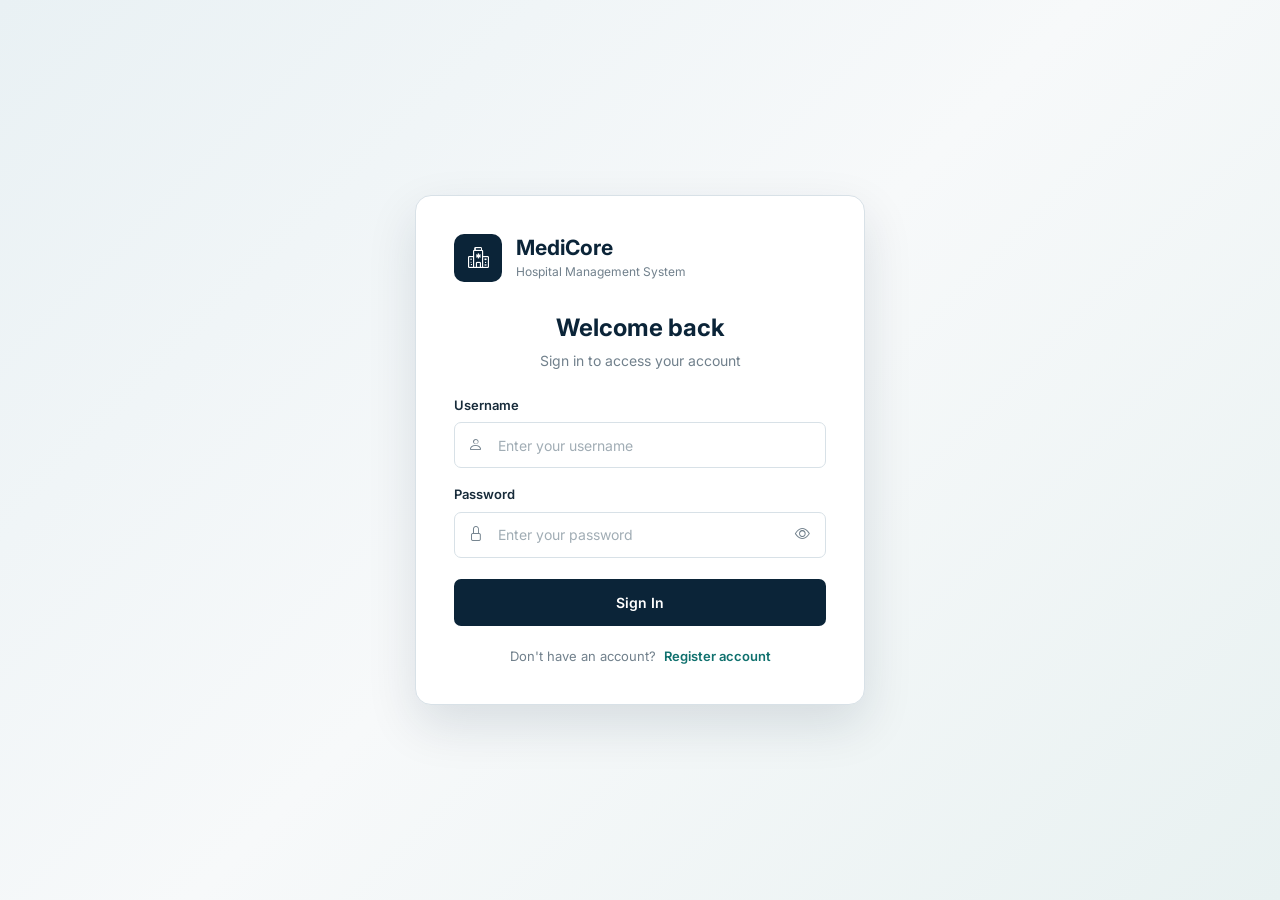
<file: frontend/pages/appointments/appointments.html>
<!DOCTYPE html>
<html lang="en">

<head>
    <meta charset="UTF-8">
    <meta name="viewport" content="width=device-width, initial-scale=1.0">

    <title>MediCore | Appointments</title>

    <link href="https://cdn.jsdelivr.net/npm/bootstrap@5.3.3/dist/css/bootstrap.min.css" rel="stylesheet">

    <link href="https://cdn.jsdelivr.net/npm/bootstrap-icons@1.11.3/font/bootstrap-icons.css" rel="stylesheet">

    <link rel="stylesheet" href="../../dashboard/admin-dashboard/admin-dashboard.css">
    <link rel="stylesheet" href="appointments.css">
    <script src="../../config.js"></script>
</head>

<body>

    <div class="dashboard-layout">

        <!-- SIDEBAR -->

        <aside class="sidebar">

            <div class="sidebar-brand">

                <div class="brand-icon">
                    <i class="bi bi-hospital"></i>
                </div>

                <div>
                    <h1>MediCore</h1>
                    <span>Hospital Management</span>
                </div>

            </div>

            <div class="sidebar-menu">

                <p class="menu-title">MAIN</p>

                <a href="../../dashboard/admin-dashboard/admin-dashboard.html" class="menu-item">
                    <i class="bi bi-grid"></i>
                    <span>Dashboard</span>
                </a>

                <p class="menu-title">MANAGEMENT</p>

                <a href="../patients/patients.html" class="menu-item">
                    <i class="bi bi-person-vcard"></i>
                    <span>Patients</span>
                </a>

                <a href="../doctors/doctors.html" class="menu-item">
                    <i class="bi bi-person-badge"></i>
                    <span>Doctors</span>
                </a>

                <a href="../staff/staff.html" class="menu-item">
                    <i class="bi bi-people"></i>
                    <span>Staff</span>
                </a>

                <a href="../appointments/appointments.html" class="menu-item active">
                    <i class="bi bi-calendar2-check"></i>
                    <span>Appointments</span>
                </a>

                <a href="../prescriptions/prescriptions.html" class="menu-item">
                    <i class="bi bi-prescription2"></i>
                    <span>Prescriptions</span>
                </a>

                <a href="../reports/reports.html" class="menu-item">
                    <i class="bi bi-file-earmark-medical"></i>
                    <span>Medical Reports</span>
                </a>

            </div>

            <div class="sidebar-bottom">

                <button class="logout-btn" onclick="logout()">
                    <i class="bi bi-box-arrow-right"></i>
                    <span>Sign Out</span>
                </button>

            </div>

        </aside>


        <!-- MAIN CONTENT -->

        <main class="main-content">

            <!-- TOPBAR -->

            <header class="topbar">

                <button class="mobile-menu-btn" onclick="toggleSidebar()">
                    <i class="bi bi-list"></i>
                </button>

                <div class="topbar-title">

                    <h2>Appointments</h2>

                    <p>
                        Review and manage hospital appointments
                    </p>

                </div>

                <div class="user-area">

                    <div class="user-info">

                        <strong id="currentUsername">
                            Admin
                        </strong>

                        <span id="currentRole">
                            Administrator
                        </span>

                    </div>

                    <div class="user-avatar">

                        <i class="bi bi-person"></i>

                    </div>

                </div>

            </header>


            <!-- CONTENT -->

            <section class="content">

                <!-- PAGE HEADER -->

                <div class="page-header">

                    <div>

                        <h1>Appointments</h1>

                        <p>
                            View and manage all hospital appointments.
                        </p>

                    </div>

                </div>


                <!-- STATS -->

                <div class="appointment-stats">

                    <div class="stat-card">

                        <div class="stat-icon">

                            <i class="bi bi-calendar-event"></i>

                        </div>

                        <div>

                            <span>Total Appointments</span>

                            <strong id="totalCount">
                                0
                            </strong>

                        </div>

                    </div>


                    <div class="stat-card">

                        <div class="stat-icon scheduled">

                            <i class="bi bi-clock"></i>

                        </div>

                        <div>

                            <span>Scheduled</span>

                            <strong id="scheduledCount">
                                0
                            </strong>

                        </div>

                    </div>


                    <div class="stat-card">

                        <div class="stat-icon confirmed">

                            <i class="bi bi-check2-circle"></i>

                        </div>

                        <div>

                            <span>Confirmed</span>

                            <strong id="confirmedCount">
                                0
                            </strong>

                        </div>

                    </div>


                    <div class="stat-card">

                        <div class="stat-icon completed">

                            <i class="bi bi-check-all"></i>

                        </div>

                        <div>

                            <span>Completed</span>

                            <strong id="completedCount">
                                0
                            </strong>

                        </div>

                    </div>

                </div>


                <!-- MESSAGE -->

                <div id="messageBox" class="message-box d-none"></div>


                <!-- APPOINTMENTS -->

                <div class="data-card">

                    <div class="data-card-header">

                        <div>

                            <h3>
                                Hospital Appointments
                            </h3>

                            <span id="resultInfo">
                                Loading appointments...
                            </span>

                        </div>


                        <button class="refresh-btn" onclick="loadAppointments()" title="Refresh">

                            <i class="bi bi-arrow-clockwise"></i>

                        </button>

                    </div>


                    <div class="table-responsive">

                        <table class="appointment-table">

                            <thead>

                                <tr>

                                    <th>ID</th>

                                    <th>Patient</th>

                                    <th>Doctor</th>

                                    <th>Date</th>

                                    <th>Time</th>

                                    <th>Reason</th>

                                    <th>Status</th>

                                    <th>Actions</th>

                                </tr>

                            </thead>


                            <tbody id="appointmentTableBody">

                                <tr>

                                    <td colspan="8" class="table-loading">

                                        <div class="spinner-border"></div>

                                        <span>
                                            Loading appointments...
                                        </span>

                                    </td>

                                </tr>

                            </tbody>

                        </table>

                    </div>

                </div>

            </section>

        </main>

    </div>


    <!-- UPDATE STATUS MODAL -->

    <div class="modal fade" id="statusModal" tabindex="-1">

        <div class="modal-dialog modal-dialog-centered">

            <div class="modal-content">

                <div class="modal-header">

                    <div>

                        <h5 class="modal-title">
                            Update Appointment
                        </h5>

                        <small>
                            Modify appointment status
                        </small>

                    </div>

                    <button type="button" class="btn-close" data-bs-dismiss="modal"></button>

                </div>


                <div class="modal-body">

                    <input type="hidden" id="statusAppointmentId">


                    <div class="appointment-summary">

                        <div>

                            <span>Appointment ID</span>

                            <strong id="modalAppointmentId">
                                -
                            </strong>

                        </div>

                    </div>


                    <div class="form-field">

                        <label>
                            Appointment Status
                        </label>

                        <select id="newStatus">

                            <option value="Scheduled">
                                Scheduled
                            </option>

                            <option value="Confirmed">
                                Confirmed
                            </option>

                            <option value="Completed">
                                Completed
                            </option>

                            <option value="Cancelled">
                                Cancelled
                            </option>

                            <option value="No Show">
                                No Show
                            </option>

                        </select>

                    </div>


                    <div id="statusError" class="modal-error d-none"></div>

                </div>


                <div class="modal-footer">

                    <button type="button" class="secondary-btn" data-bs-dismiss="modal">
                        Cancel
                    </button>


                    <button type="button" id="statusBtn" class="primary-btn" onclick="updateStatus()">

                        <span id="statusSpinner" class="spinner-border spinner-border-sm d-none"></span>

                        <span id="statusText">
                            Save Changes
                        </span>

                    </button>

                </div>

            </div>

        </div>

    </div>


    <script src="https://cdn.jsdelivr.net/npm/bootstrap@5.3.3/dist/js/bootstrap.bundle.min.js"></script>

    <script src="appointments.js"></script>

</body>

</html>
</file>
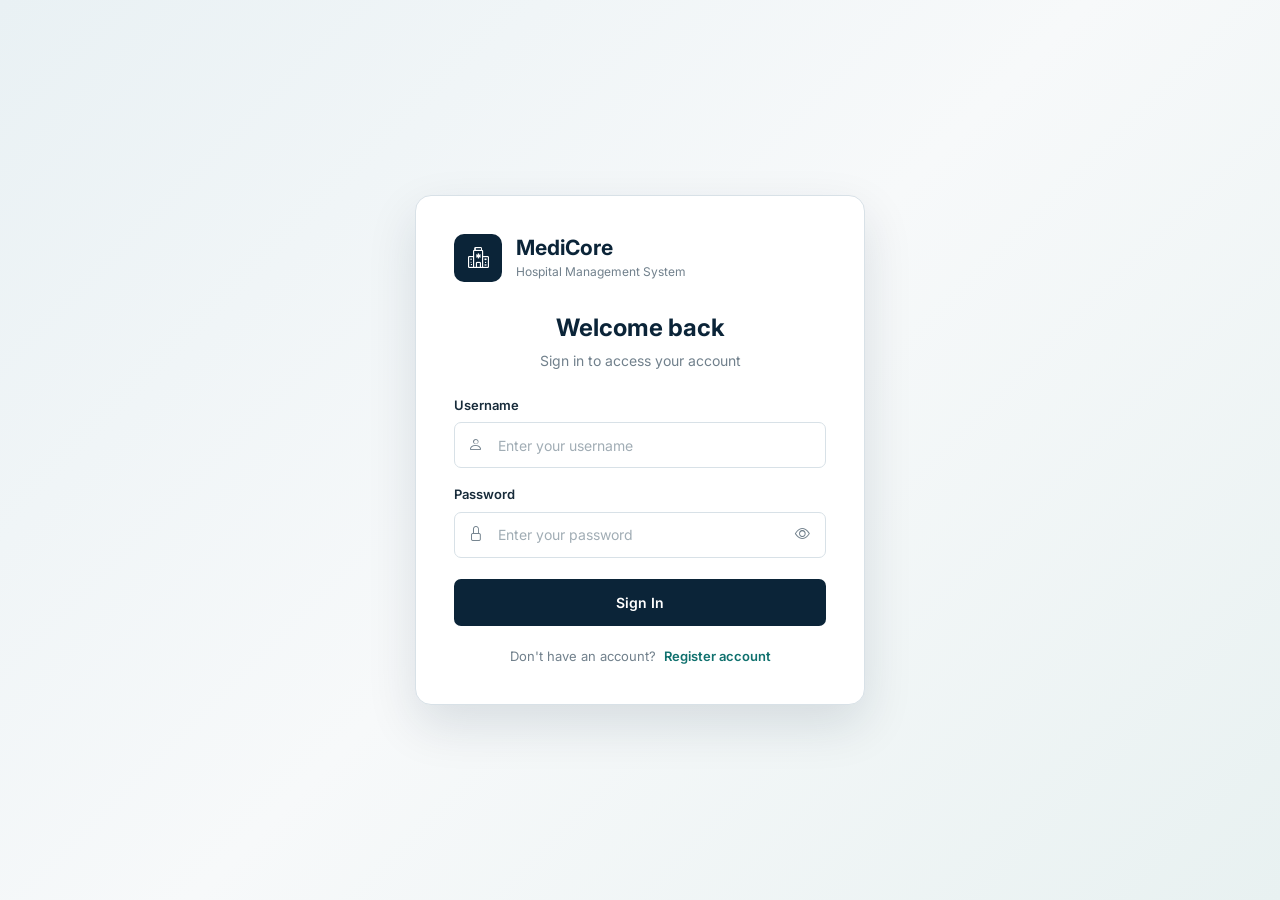
<file: frontend/pages/doctors/doctors.html>
<!DOCTYPE html>
<html lang="en">

<head>
    <meta charset="UTF-8">
    <meta name="viewport" content="width=device-width, initial-scale=1.0">

    <title>MediCore | Doctors</title>

    <link href="https://cdn.jsdelivr.net/npm/bootstrap@5.3.3/dist/css/bootstrap.min.css" rel="stylesheet">

    <link href="https://cdn.jsdelivr.net/npm/bootstrap-icons@1.11.3/font/bootstrap-icons.css" rel="stylesheet">

    <link rel="stylesheet" href="../../dashboard/admin-dashboard/admin-dashboard.css">
    <link rel="stylesheet" href="doctors.css">
    <script src="../../config.js"></script>
</head>

<body>

    <div class="dashboard-layout">

        <!-- SIDEBAR -->

        <aside class="sidebar">

            <div class="sidebar-brand">

                <div class="brand-icon">
                    <i class="bi bi-hospital"></i>
                </div>

                <div>
                    <h1>MediCore</h1>
                    <span>Hospital Management</span>
                </div>

            </div>


            <div class="sidebar-menu">

                <p class="menu-title">MAIN</p>

                <a href="../../dashboard/admin-dashboard/admin-dashboard.html" class="menu-item">
                    <i class="bi bi-grid"></i>
                    <span>Dashboard</span>
                </a>


                <p class="menu-title">MANAGEMENT</p>

                <a href="../patients/patients.html" class="menu-item">
                    <i class="bi bi-person-vcard"></i>
                    <span>Patients</span>
                </a>

                <a href="#" class="menu-item active">
                    <i class="bi bi-person-badge"></i>
                    <span>Doctors</span>
                </a>

                <a href="../staff/staff.html" class="menu-item">
                    <i class="bi bi-people"></i>
                    <span>Staff</span>
                </a>

                <a href="../appointments/appointments.html" class="menu-item">
                    <i class="bi bi-calendar2-check"></i>
                    <span>Appointments</span>
                </a>

                <a href="../prescriptions/prescriptions.html" class="menu-item">
                    <i class="bi bi-prescription2"></i>
                    <span>Prescriptions</span>
                </a>

                <a href="../reports/reports.html" class="menu-item">
                    <i class="bi bi-file-earmark-medical"></i>
                    <span>Medical Reports</span>
                </a>

            </div>


            <div class="sidebar-bottom">

                <button class="logout-btn" onclick="logout()">
                    <i class="bi bi-box-arrow-right"></i>
                    <span>Sign Out</span>
                </button>

            </div>

        </aside>


        <!-- MAIN -->

        <main class="main-content">

            <!-- TOPBAR -->

            <header class="topbar">

                <button class="mobile-menu-btn" onclick="toggleSidebar()">
                    <i class="bi bi-list"></i>
                </button>


                <div class="topbar-title">

                    <h2>Doctor Management</h2>

                    <p>
                        Manage hospital doctors and their professional information
                    </p>

                </div>


                <div class="user-area">

                    <div class="user-info">

                        <strong id="currentUsername">
                            User
                        </strong>

                        <span id="currentRole">
                            -
                        </span>

                    </div>

                    <div class="user-avatar">
                        <i class="bi bi-person"></i>
                    </div>

                </div>

            </header>


            <!-- CONTENT -->

            <section class="content">

                <div class="page-header">

                    <div>

                        <h1>Doctors</h1>

                        <p>
                            View and manage registered doctors.
                        </p>

                    </div>


                    <button id="addDoctorBtn" class="primary-btn" onclick="openCreateModal()">
                        <i class="bi bi-plus-lg"></i>
                        Add Doctor
                    </button>

                </div>


                <!-- FILTER -->

                <div class="filter-card">

                    <div class="filter-group search-group">

                        <label>Search</label>

                        <div class="input-icon">

                            <i class="bi bi-search"></i>

                            <input type="text" id="searchInput" placeholder="Search by name, email or specialization">

                        </div>

                    </div>


                    <div class="filter-group">

                        <label>Records</label>

                        <select id="limitSelect">

                            <option value="10">10</option>
                            <option value="20">20</option>
                            <option value="50">50</option>

                        </select>

                    </div>


                    <button id="searchBtn" class="search-btn" onclick="loadDoctors()">

                        <span id="searchSpinner" class="spinner-border spinner-border-sm d-none"></span>

                        <span id="searchText">
                            Search
                        </span>

                    </button>

                </div>


                <!-- MESSAGE -->

                <div id="messageBox" class="message-box d-none"></div>


                <!-- TABLE -->

                <div class="data-card">

                    <div class="data-card-header">

                        <div>

                            <h3>Doctor Directory</h3>

                            <span id="resultInfo">
                                No records loaded
                            </span>

                        </div>


                        <button class="refresh-btn" onclick="loadDoctors()" title="Refresh">
                            <i class="bi bi-arrow-clockwise"></i>
                        </button>

                    </div>


                    <div class="table-responsive">

                        <table class="doctor-table">

                            <thead>

                                <tr>

                                    <th>ID</th>
                                    <th>Doctor</th>
                                    <th>Gender</th>
                                    <th>Specialization</th>
                                    <th>Qualification</th>
                                    <th>Phone</th>
                                    <th>Experience</th>
                                    <th>Actions</th>

                                </tr>

                            </thead>


                            <tbody id="doctorsTableBody">

                                <tr>

                                    <td colspan="8" class="table-loading">

                                        <div class="spinner-border"></div>

                                        <span>
                                            Loading doctors...
                                        </span>

                                    </td>

                                </tr>

                            </tbody>

                        </table>

                    </div>


                    <!-- PAGINATION -->

                    <div class="pagination-area">

                        <button id="previousBtn" onclick="previousPage()" disabled>
                            <i class="bi bi-chevron-left"></i>
                            Previous
                        </button>


                        <span id="pageInfo">
                            Page 1
                        </span>


                        <button id="nextBtn" onclick="nextPage()" disabled>
                            Next
                            <i class="bi bi-chevron-right"></i>
                        </button>

                    </div>

                </div>

            </section>

        </main>

    </div>


    <!-- ======================================
     ADD / EDIT DOCTOR MODAL
====================================== -->

    <div class="modal fade" id="doctorModal" tabindex="-1">

        <div class="modal-dialog modal-dialog-centered">

            <div class="modal-content">

                <div class="modal-header">

                    <div>

                        <h5 class="modal-title" id="modalTitle">
                            Add Doctor
                        </h5>

                        <small>
                            Doctor professional information
                        </small>

                    </div>

                    <button type="button" class="btn-close" data-bs-dismiss="modal"></button>

                </div>


                <div class="modal-body">

                    <form id="doctorForm">

                        <input type="hidden" id="doctorId">


                        <div class="form-row">

                            <div class="form-field">

                                <label>
                                    Full Name
                                </label>

                                <input type="text" id="doctorName" placeholder="Enter full name" required>

                            </div>


                            <div class="form-field">

                                <label>
                                    Email
                                </label>

                                <input type="email" id="doctorEmail" placeholder="Enter email" required>

                            </div>

                        </div>


                        <div class="form-row">

                            <div class="form-field">

                                <label>
                                    Gender
                                </label>

                                <select id="doctorGender" required>

                                    <option value="">
                                        Select gender
                                    </option>

                                    <option value="Male">
                                        Male
                                    </option>

                                    <option value="Female">
                                        Female
                                    </option>

                                    <option value="Other">
                                        Other
                                    </option>

                                </select>

                            </div>


                            <div class="form-field">

                                <label>
                                    Phone
                                </label>

                                <input type="text" id="doctorPhone" placeholder="Enter phone number" required>

                            </div>

                        </div>


                        <div class="form-row">

                            <div class="form-field">

                                <label>
                                    Specialization
                                </label>

                                <input type="text" id="doctorSpecialization" placeholder="e.g. Cardiologist" required>

                            </div>


                            <div class="form-field">

                                <label>
                                    Qualification
                                </label>

                                <input type="text" id="doctorQualification" placeholder="e.g. MBBS, FCPS" required>

                            </div>

                        </div>


                        <div class="form-field">

                            <label>
                                Experience
                            </label>

                            <input type="text" id="doctorExperience" placeholder="e.g. 5 years" required>

                        </div>


                        <div id="modalError" class="modal-error d-none"></div>

                    </form>

                </div>


                <div class="modal-footer">

                    <button type="button" class="secondary-btn" data-bs-dismiss="modal">
                        Cancel
                    </button>


                    <button type="button" id="saveDoctorBtn" class="primary-btn" onclick="saveDoctor()">

                        <span id="saveSpinner" class="spinner-border spinner-border-sm d-none"></span>

                        <span id="saveText">
                            Save Doctor
                        </span>

                    </button>

                </div>

            </div>

        </div>

    </div>


    <!-- ======================================
     VIEW DOCTOR MODAL
====================================== -->

    <div class="modal fade" id="viewDoctorModal" tabindex="-1">

        <div class="modal-dialog modal-dialog-centered">

            <div class="modal-content">

                <div class="modal-header">

                    <div>

                        <h5 class="modal-title">
                            Doctor Details
                        </h5>

                        <small>
                            Complete professional information
                        </small>

                    </div>

                    <button type="button" class="btn-close" data-bs-dismiss="modal"></button>

                </div>


                <div class="modal-body" id="doctorDetails"></div>

            </div>

        </div>

    </div>

    <!-- ======================================
     CONFIRMATION MODAL
====================================== -->

    <div class="modal fade" id="confirmationModal" tabindex="-1">
        <div class="modal-dialog modal-dialog-centered">
            <div class="modal-content">
                <div class="modal-header">
                    <div>
                        <h5 class="modal-title" id="confirmationTitle">
                            Confirm Delete
                        </h5>
                        <small>
                            Please confirm your action
                        </small>
                    </div>
                    <button type="button" class="btn-close" data-bs-dismiss="modal"></button>
                </div>
                <div class="modal-body" id="confirmationMessage">
                    Are you sure you want to delete this item? This action cannot be undone.
                </div>
                <div class="modal-footer">
                    <button type="button" class="secondary-btn" data-bs-dismiss="modal">
                        Cancel
                    </button>
                    <button type="button" id="confirmDeleteBtn" class="primary-btn" style="background: #dc3545;">
                        <span id="confirmSpinner" class="spinner-border spinner-border-sm d-none"></span>
                        <span id="confirmText">Delete</span>
                    </button>
                </div>
            </div>
        </div>
    </div>

    <script src="https://cdn.jsdelivr.net/npm/bootstrap@5.3.3/dist/js/bootstrap.bundle.min.js"></script>

    <script src="doctors.js"></script>

</body>

</html>
</file>
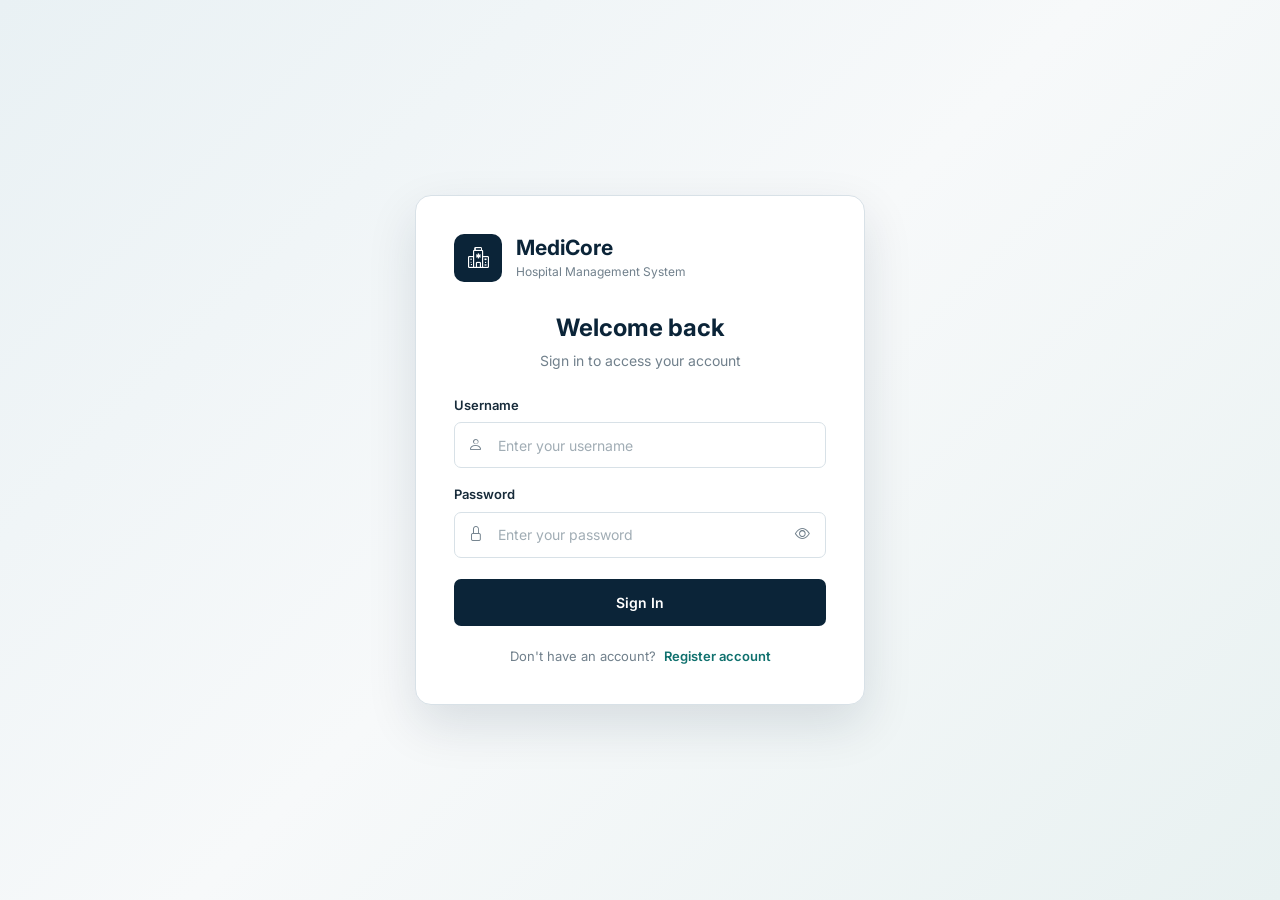
<file: frontend/pages/patients/patients.html>
<!DOCTYPE html>
<html lang="en">

<head>

    <meta charset="UTF-8">
    <meta name="viewport" content="width=device-width, initial-scale=1.0">

    <title>MediCore | Patients</title>

    <link href="https://cdn.jsdelivr.net/npm/bootstrap@5.3.3/dist/css/bootstrap.min.css" rel="stylesheet">

    <link href="https://cdn.jsdelivr.net/npm/bootstrap-icons@1.11.3/font/bootstrap-icons.css" rel="stylesheet">

    <link rel="stylesheet" href="../../dashboard/admin-dashboard/admin-dashboard.css">

    <link rel="stylesheet" href="patients.css">
    <script src="../../config.js"></script>

</head>

<body>

    <div class="dashboard-layout">

        <!-- SIDEBAR -->

        <aside class="sidebar">

            <div class="sidebar-brand">

                <div class="brand-icon">
                    <i class="bi bi-hospital"></i>
                </div>

                <div>
                    <h1>MediCore</h1>
                    <span>Hospital Management</span>
                </div>

            </div>


            <div class="sidebar-menu">

                <p class="menu-title">MAIN</p>

                <a href="../../dashboard/admin-dashboard/admin-dashboard.html" class="menu-item">
                    <i class="bi bi-grid"></i>
                    <span>Dashboard</span>
                </a>


                <p class="menu-title">MANAGEMENT</p>

                <a href="#" class="menu-item active">
                    <i class="bi bi-person-vcard"></i>
                    <span>Patients</span>
                </a>

                <a href="../doctors/doctors.html" class="menu-item">
                    <i class="bi bi-person-badge"></i>
                    <span>Doctors</span>
                </a>

                <a href="../staff/staff.html" class="menu-item">
                    <i class="bi bi-people"></i>
                    <span>Staff</span>
                </a>

                <a href="../appointments/appointments.html" class="menu-item">
                    <i class="bi bi-calendar2-check"></i>
                    <span>Appointments</span>
                </a>

                <a href="../prescriptions/prescriptions.html" class="menu-item">
                    <i class="bi bi-prescription2"></i>
                    <span>Prescriptions</span>
                </a>

                <a href="../reports/reports.html" class="menu-item">
                    <i class="bi bi-file-earmark-medical"></i>
                    <span>Medical Reports</span>
                </a>

            </div>


            <div class="sidebar-bottom">

                <button class="logout-btn" onclick="logout()">
                    <i class="bi bi-box-arrow-right"></i>
                    <span>Sign Out</span>
                </button>

            </div>

        </aside>


        <!-- MAIN CONTENT -->

        <main class="main-content">


            <!-- TOPBAR -->

            <header class="topbar">

                <button class="mobile-menu-btn" onclick="toggleSidebar()">
                    <i class="bi bi-list"></i>
                </button>


                <div class="topbar-title">

                    <h2>Patient Management</h2>

                    <p>
                        Manage hospital patient records
                    </p>

                </div>


                <div class="user-area">

                    <div class="user-info">

                        <strong id="currentUsername">
                            User
                        </strong>

                        <span id="currentRole">
                            -
                        </span>

                    </div>

                    <div class="user-avatar">

                        <i class="bi bi-person"></i>

                    </div>

                </div>

            </header>


            <!-- CONTENT -->

            <section class="content">


                <!-- PAGE HEADER -->

                <div class="page-header">

                    <div>

                        <h1>Patients</h1>

                        <p>
                            View, search and manage patient records.
                        </p>

                    </div>


                    <button id="addPatientBtn" class="primary-btn" onclick="openCreateModal()">

                        <i class="bi bi-plus-lg"></i>

                        Add Patient

                    </button>

                </div>


                <!-- SEARCH CARD -->

                <div class="filter-card">

                    <div class="filter-group search-group">

                        <label>
                            Search
                        </label>

                        <div class="input-icon">

                            <i class="bi bi-search"></i>

                            <input type="text" id="searchInput" placeholder="Search by patient name or email">

                        </div>

                    </div>


                    <div class="filter-group">

                        <label>
                            Doctor ID
                        </label>

                        <input type="number" id="doctorFilter" placeholder="Any doctor" min="1">

                    </div>


                    <div class="filter-group">

                        <label>
                            Records
                        </label>

                        <select id="limitSelect">

                            <option value="10">10</option>
                            <option value="20">20</option>
                            <option value="50">50</option>
                            <option value="100">100</option>

                        </select>

                    </div>


                    <button class="search-btn" onclick="loadPatients()" id="searchBtn">

                        <span id="searchSpinner" class="spinner-border spinner-border-sm d-none"></span>

                        <span id="searchText">
                            Search
                        </span>

                    </button>

                </div>


                <!-- MESSAGE -->

                <div id="messageBox" class="message-box d-none"></div>


                <!-- PATIENT TABLE -->

                <div class="data-card">

                    <div class="data-card-header">

                        <div>

                            <h3>Patient Directory</h3>

                            <span id="resultInfo">
                                No records loaded
                            </span>

                        </div>

                        <button class="refresh-btn" onclick="loadPatients()" title="Refresh">

                            <i class="bi bi-arrow-clockwise"></i>

                        </button>

                    </div>


                    <div class="table-responsive">

                        <table class="patient-table">

                            <thead>

                                <tr>

                                    <th>ID</th>

                                    <th>Patient</th>

                                    <th>Age</th>

                                    <th>Gender</th>

                                    <th>Phone</th>

                                    <th>Email</th>

                                    <th>Doctor</th>

                                    <th>Actions</th>

                                </tr>

                            </thead>


                            <tbody id="patientsTableBody">

                                <tr>

                                    <td colspan="8" class="table-loading">

                                        <div class="spinner-border"></div>

                                        <span>
                                            Loading patient records...
                                        </span>

                                    </td>

                                </tr>

                            </tbody>

                        </table>

                    </div>


                    <!-- PAGINATION -->

                    <div class="pagination-area">

                        <button id="previousBtn" onclick="previousPage()" disabled>
                            <i class="bi bi-chevron-left"></i>
                            Previous
                        </button>

                        <span id="pageInfo">
                            Page 1
                        </span>

                        <button id="nextBtn" onclick="nextPage()" disabled>
                            Next
                            <i class="bi bi-chevron-right"></i>
                        </button>

                    </div>

                </div>

            </section>

        </main>

    </div>



    <!-- =========================
     PATIENT MODAL
========================= -->

    <div class="modal fade" id="patientModal" tabindex="-1">

        <div class="modal-dialog modal-dialog-centered">

            <div class="modal-content">


                <div class="modal-header">

                    <div>

                        <h5 class="modal-title" id="modalTitle">
                            Add Patient
                        </h5>

                        <small>
                            Patient profile information
                        </small>

                    </div>

                    <button type="button" class="btn-close" data-bs-dismiss="modal"></button>

                </div>


                <div class="modal-body">

                    <form id="patientForm">


                        <input type="hidden" id="patientId">


                        <div class="form-row">

                            <div class="form-field">

                                <label>
                                    Full Name
                                </label>

                                <input type="text" id="patientName" placeholder="Enter full name" required>

                            </div>


                            <div class="form-field">

                                <label>
                                    Email
                                </label>

                                <input type="email" id="patientEmail" placeholder="Enter email" required>

                            </div>

                        </div>


                        <div class="form-row">

                            <div class="form-field">

                                <label>
                                    Age
                                </label>

                                <input type="number" id="patientAge" min="0" max="130" placeholder="Age" required>

                            </div>


                            <div class="form-field">

                                <label>
                                    Gender
                                </label>

                                <select id="patientGender" required>

                                    <option value="">
                                        Select gender
                                    </option>

                                    <option value="Male">
                                        Male
                                    </option>

                                    <option value="Female">
                                        Female
                                    </option>

                                    <option value="Other">
                                        Other
                                    </option>

                                </select>

                            </div>

                        </div>


                        <div class="form-field">

                            <label>
                                Phone
                            </label>

                            <input type="text" id="patientPhone" placeholder="Enter phone number" required>

                        </div>


                        <div class="form-field">

                            <label>
                                Assigned Doctor ID
                            </label>

                            <input type="number" id="patientDoctor" min="1" placeholder="Doctor ID" required>

                        </div>


                        <div id="modalError" class="modal-error d-none"></div>


                    </form>

                </div>


                <div class="modal-footer">

                    <button type="button" class="secondary-btn" data-bs-dismiss="modal">
                        Cancel
                    </button>


                    <button type="button" id="savePatientBtn" class="primary-btn" onclick="savePatient()">

                        <span id="saveSpinner" class="spinner-border spinner-border-sm d-none"></span>

                        <span id="saveText">
                            Save Patient
                        </span>

                    </button>

                </div>

            </div>

        </div>

    </div>



    <!-- VIEW PATIENT MODAL -->

    <div class="modal fade" id="viewPatientModal" tabindex="-1">

        <div class="modal-dialog modal-dialog-centered">

            <div class="modal-content">

                <div class="modal-header">

                    <div>

                        <h5 class="modal-title">
                            Patient Details
                        </h5>

                        <small>
                            Complete patient information
                        </small>

                    </div>

                    <button type="button" class="btn-close" data-bs-dismiss="modal"></button>

                </div>


                <div class="modal-body" id="patientDetails"></div>

            </div>

        </div>

    </div>

    <!-- ======================================
     CONFIRMATION MODAL
====================================== -->

    <div class="modal fade" id="confirmationModal" tabindex="-1">
        <div class="modal-dialog modal-dialog-centered">
            <div class="modal-content">
                <div class="modal-header">
                    <div>
                        <h5 class="modal-title" id="confirmationTitle">
                            Confirm Delete
                        </h5>
                        <small>
                            Please confirm your action
                        </small>
                    </div>
                    <button type="button" class="btn-close" data-bs-dismiss="modal"></button>
                </div>
                <div class="modal-body" id="confirmationMessage">
                    Are you sure you want to delete this item? This action cannot be undone.
                </div>
                <div class="modal-footer">
                    <button type="button" class="secondary-btn" data-bs-dismiss="modal">
                        Cancel
                    </button>
                    <button type="button" id="confirmDeleteBtn" class="primary-btn" style="background: #dc3545;">
                        <span id="confirmSpinner" class="spinner-border spinner-border-sm d-none"></span>
                        <span id="confirmText">Delete</span>
                    </button>
                </div>
            </div>
        </div>
    </div>

    <script src="https://cdn.jsdelivr.net/npm/bootstrap@5.3.3/dist/js/bootstrap.bundle.min.js"></script>

    <script src="patients.js"></script>

</body>

</html>
</file>
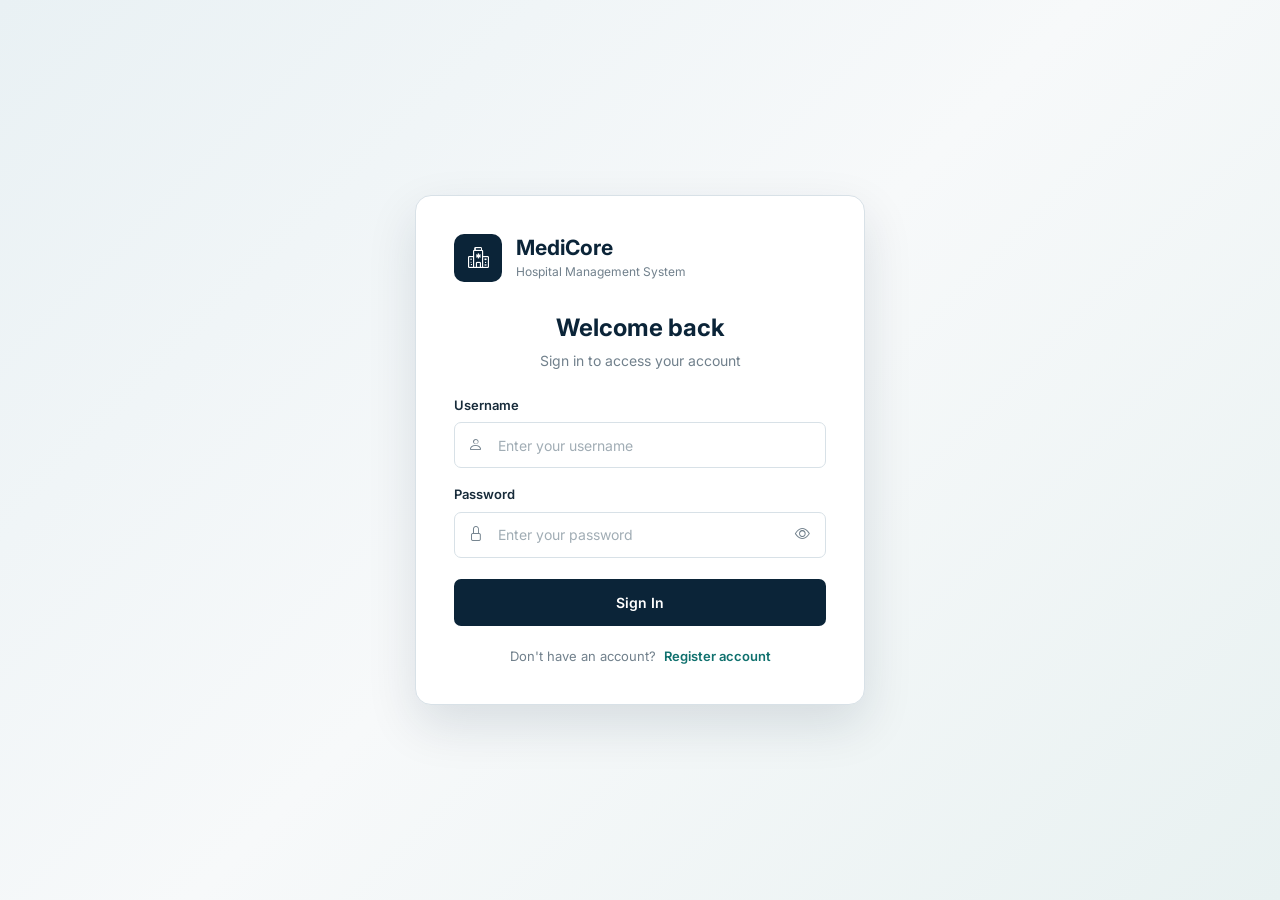
<file: frontend/pages/prescriptions/prescriptions.html>
<!DOCTYPE html>
<html lang="en">

<head>
    <meta charset="UTF-8">
    <meta name="viewport" content="width=device-width, initial-scale=1.0">

    <title>MediCore | Prescriptions</title>

    <link
        href="https://cdn.jsdelivr.net/npm/bootstrap@5.3.3/dist/css/bootstrap.min.css"
        rel="stylesheet"
    >

    <link
        href="https://cdn.jsdelivr.net/npm/bootstrap-icons@1.11.3/font/bootstrap-icons.css"
        rel="stylesheet"
    >

    <link rel="stylesheet" href="../../dashboard/admin-dashboard/admin-dashboard.css">
    <link rel="stylesheet" href="prescriptions.css">
    <script src="../../config.js"></script>
</head>

<body>

<div class="dashboard-layout">

    <!-- SIDEBAR -->

    <aside class="sidebar">

        <div class="sidebar-brand">

            <div class="brand-icon">
                <i class="bi bi-hospital"></i>
            </div>

            <div>
                <h1>MediCore</h1>
                <span>Hospital Management</span>
            </div>

        </div>


        <div class="sidebar-menu">

            <p class="menu-title">MAIN</p>

            <a
                href="../../dashboard/admin-dashboard/admin-dashboard.html"
                class="menu-item"
            >
                <i class="bi bi-grid"></i>
                <span>Dashboard</span>
            </a>


            <p class="menu-title">MANAGEMENT</p>

            <a
                href="../patients/patients.html"
                class="menu-item"
            >
                <i class="bi bi-person-vcard"></i>
                <span>Patients</span>
            </a>

            <a
                href="../doctors/doctors.html"
                class="menu-item"
            >
                <i class="bi bi-person-badge"></i>
                <span>Doctors</span>
            </a>

            <a
                href="../staff/staff.html"
                class="menu-item"
            >
                <i class="bi bi-people"></i>
                <span>Staff</span>
            </a>

            <a
                href="../appointments/appointments.html"
                class="menu-item"
            >
                <i class="bi bi-calendar2-check"></i>
                <span>Appointments</span>
            </a>

            <a
                href="#"
                class="menu-item active"
            >
                <i class="bi bi-prescription2"></i>
                <span>Prescriptions</span>
            </a>

            <a
                href="../reports/reports.html"
                class="menu-item"
            >
                <i class="bi bi-file-earmark-medical"></i>
                <span>Medical Reports</span>
            </a>

        </div>


        <div class="sidebar-bottom">

            <button
                class="logout-btn"
                onclick="logout()"
            >
                <i class="bi bi-box-arrow-right"></i>
                <span>Sign Out</span>
            </button>

        </div>

    </aside>


    <!-- MAIN -->

    <main class="main-content">

        <!-- TOPBAR -->

        <header class="topbar">

            <button
                class="mobile-menu-btn"
                onclick="toggleSidebar()"
            >
                <i class="bi bi-list"></i>
            </button>


            <div class="topbar-title">

                <h2>Prescription Management</h2>

                <p>
                    View all prescriptions issued by doctors
                </p>

            </div>


            <div class="user-area">

                <div class="user-info">

                    <strong id="currentUsername">
                        User
                    </strong>

                    <span id="currentRole">
                        -
                    </span>

                </div>

                <div class="user-avatar">
                    <i class="bi bi-person"></i>
                </div>

            </div>

        </header>


        <!-- CONTENT -->

        <section class="content">

            <div class="page-header">

                <div>

                    <h1>Prescriptions</h1>

                    <p>
                        View all prescriptions issued by doctors.
                    </p>

                </div>

                <button
                    id="searchBtn"
                    class="search-btn"
                    onclick="loadPrescriptions()"
                >
                    <span
                        id="searchSpinner"
                        class="spinner-border spinner-border-sm d-none"
                    ></span>
                    <span id="searchText">Refresh</span>
                </button>

            </div>


            <!-- MESSAGE -->

            <div
                id="messageBox"
                class="message-box d-none"
            ></div>


            <!-- TABLE -->

            <div class="data-card">

                <div class="data-card-header">

                    <div>

                        <h3>Prescription Directory</h3>

                        <span id="resultInfo">
                            No records loaded
                        </span>

                    </div>

                </div>


                <div class="table-responsive">

                    <table class="prescription-table">

                        <thead>

                            <tr>

                                <th>ID</th>
                                <th>Patient</th>
                                <th>Doctor</th>
                                <th>Medicine</th>
                                <th>Dosage</th>
                                <th>Frequency</th>
                                <th>Duration</th>
                                <th>Actions</th>

                            </tr>

                        </thead>


                        <tbody id="prescriptionsTableBody">

                            <tr>

                                <td
                                    colspan="8"
                                    class="table-loading"
                                >

                                    <div class="spinner-border"></div>

                                    <span>
                                        Loading prescriptions...
                                    </span>

                                </td>

                            </tr>

                        </tbody>

                    </table>

                </div>

            </div>

        </section>

    </main>

</div>


<!-- ======================================
     VIEW PRESCRIPTION MODAL
====================================== -->

<div
    class="modal fade"
    id="viewPrescriptionModal"
    tabindex="-1"
>

    <div class="modal-dialog modal-dialog-centered">

        <div class="modal-content">

            <div class="modal-header">

                <div>

                    <h5 class="modal-title">
                        Prescription Details
                    </h5>

                    <small>
                        Complete prescription information
                    </small>

                </div>

                <button
                    type="button"
                    class="btn-close"
                    data-bs-dismiss="modal"
                ></button>

            </div>


            <div
                class="modal-body"
                id="prescriptionDetails"
            ></div>

        </div>

    </div>

</div>


<script
    src="https://cdn.jsdelivr.net/npm/bootstrap@5.3.3/dist/js/bootstrap.bundle.min.js"
></script>

<script src="prescriptions.js"></script>

</body>

</html>
</file>
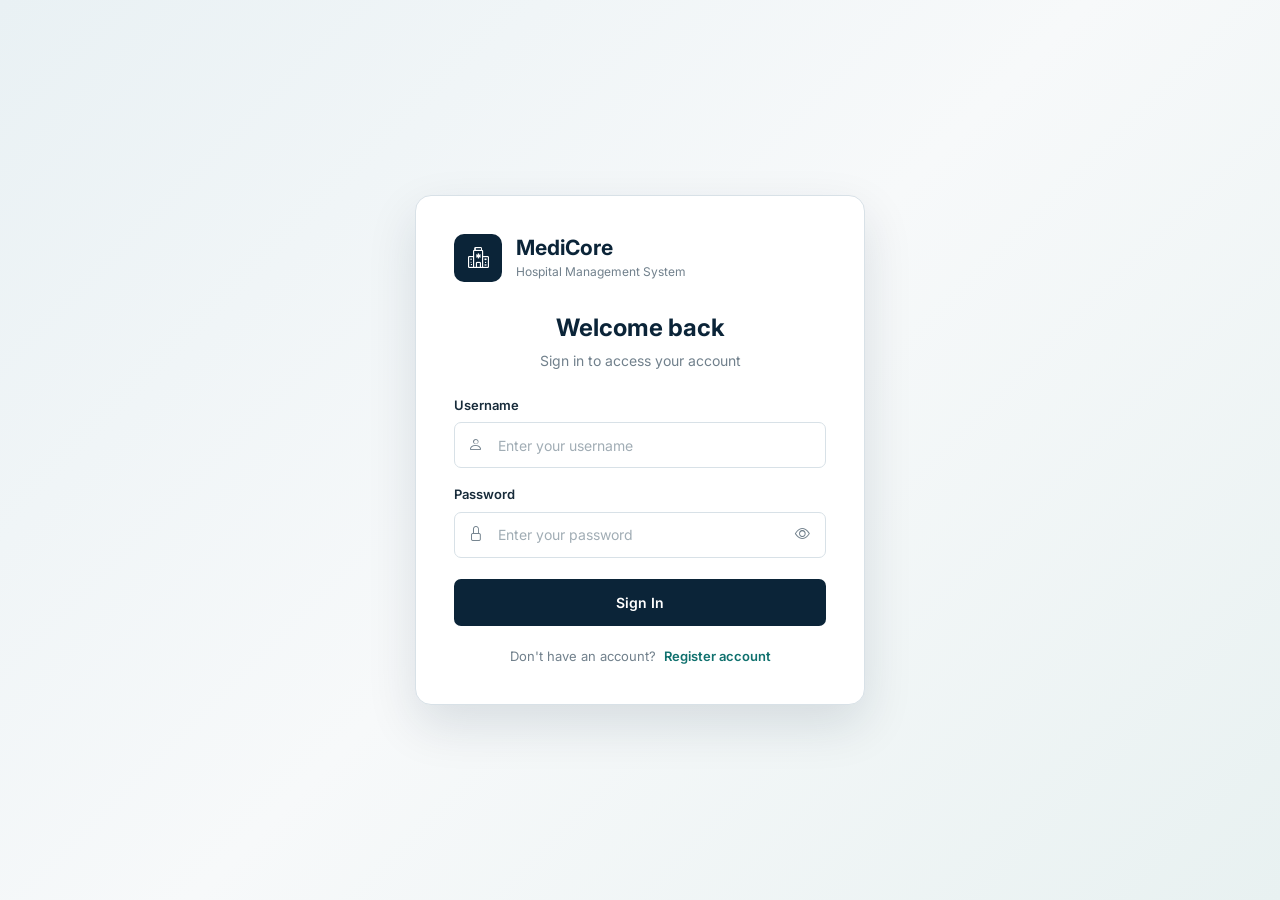
<file: frontend/pages/reports/reports.html>
<!DOCTYPE html>
<html lang="en">

<head>
    <meta charset="UTF-8">
    <meta name="viewport" content="width=device-width, initial-scale=1.0">

    <title>MediCore | Medical Reports</title>

    <link
        href="https://cdn.jsdelivr.net/npm/bootstrap@5.3.3/dist/css/bootstrap.min.css"
        rel="stylesheet"
    >

    <link
        href="https://cdn.jsdelivr.net/npm/bootstrap-icons@1.11.3/font/bootstrap-icons.css"
        rel="stylesheet"
    >

    <link rel="stylesheet" href="../../dashboard/admin-dashboard/admin-dashboard.css">
    <link rel="stylesheet" href="reports.css">
    <script src="../../config.js"></script>
</head>

<body>

<div class="dashboard-layout">

    <!-- SIDEBAR -->

    <aside class="sidebar">

        <div class="sidebar-brand">

            <div class="brand-icon">
                <i class="bi bi-hospital"></i>
            </div>

            <div>
                <h1>MediCore</h1>
                <span>Hospital Management</span>
            </div>

        </div>


        <div class="sidebar-menu">

            <p class="menu-title">MAIN</p>

            <a
                href="../../dashboard/admin-dashboard/admin-dashboard.html"
                class="menu-item"
            >
                <i class="bi bi-grid"></i>
                <span>Dashboard</span>
            </a>


            <p class="menu-title">MANAGEMENT</p>

            <a
                href="../patients/patients.html"
                class="menu-item"
            >
                <i class="bi bi-person-vcard"></i>
                <span>Patients</span>
            </a>

            <a
                href="../doctors/doctors.html"
                class="menu-item"
            >
                <i class="bi bi-person-badge"></i>
                <span>Doctors</span>
            </a>

            <a
                href="../staff/staff.html"
                class="menu-item"
            >
                <i class="bi bi-people"></i>
                <span>Staff</span>
            </a>

            <a
                href="../appointments/appointments.html"
                class="menu-item"
            >
                <i class="bi bi-calendar2-check"></i>
                <span>Appointments</span>
            </a>

            <a
                href="../prescriptions/prescriptions.html"
                class="menu-item"
            >
                <i class="bi bi-prescription2"></i>
                <span>Prescriptions</span>
            </a>

            <a
                href="#"
                class="menu-item active"
            >
                <i class="bi bi-file-earmark-medical"></i>
                <span>Medical Reports</span>
            </a>

        </div>


        <div class="sidebar-bottom">

            <button
                class="logout-btn"
                onclick="logout()"
            >
                <i class="bi bi-box-arrow-right"></i>
                <span>Sign Out</span>
            </button>

        </div>

    </aside>


    <!-- MAIN -->

    <main class="main-content">

        <!-- TOPBAR -->

        <header class="topbar">

            <button
                class="mobile-menu-btn"
                onclick="toggleSidebar()"
            >
                <i class="bi bi-list"></i>
            </button>


            <div class="topbar-title">

                <h2>Medical Reports Management</h2>

                <p>
                    View all medical reports uploaded by patients
                </p>

            </div>


            <div class="user-area">

                <div class="user-info">

                    <strong id="currentUsername">
                        User
                    </strong>

                    <span id="currentRole">
                        -
                    </span>

                </div>

                <div class="user-avatar">
                    <i class="bi bi-person"></i>
                </div>

            </div>

        </header>


        <!-- CONTENT -->

        <section class="content">

            <div class="page-header">

                <div>

                    <h1>Medical Reports</h1>

                    <p>
                        View and download medical reports uploaded by patients.
                    </p>

                </div>

                <button
                    id="searchBtn"
                    class="search-btn"
                    onclick="loadReports()"
                >
                    <span
                        id="searchSpinner"
                        class="spinner-border spinner-border-sm d-none"
                    ></span>
                    <span id="searchText">Refresh</span>
                </button>

            </div>


            <!-- MESSAGE -->

            <div
                id="messageBox"
                class="message-box d-none"
            ></div>


            <!-- TABLE -->

            <div class="data-card">

                <div class="data-card-header">

                    <div>

                        <h3>Report Directory</h3>

                        <span id="resultInfo">
                            No records loaded
                        </span>

                    </div>

                </div>


                <div class="table-responsive">

                    <table class="report-table">

                        <thead>

                            <tr>

                                <th>ID</th>
                                <th>Patient</th>
                                <th>Report Type</th>
                                <th>File Name</th>
                                <th>Actions</th>

                            </tr>

                        </thead>


                        <tbody id="reportsTableBody">

                            <tr>

                                <td
                                    colspan="5"
                                    class="table-loading"
                                >

                                    <div class="spinner-border"></div>

                                    <span>
                                        Loading reports...
                                    </span>

                                </td>

                            </tr>

                        </tbody>

                    </table>

                </div>

            </div>

        </section>

    </main>

</div>


<!-- ======================================
     VIEW REPORT MODAL
====================================== -->

<div
    class="modal fade"
    id="viewReportModal"
    tabindex="-1"
>

    <div class="modal-dialog modal-dialog-centered">

        <div class="modal-content">

            <div class="modal-header">

                <div>

                    <h5 class="modal-title">
                        Report Details
                    </h5>

                    <small>
                        Complete report information
                    </small>

                </div>

                <button
                    type="button"
                    class="btn-close"
                    data-bs-dismiss="modal"
                ></button>

            </div>


            <div
                class="modal-body"
                id="reportDetails"
            ></div>

        </div>

    </div>

</div>


<script
    src="https://cdn.jsdelivr.net/npm/bootstrap@5.3.3/dist/js/bootstrap.bundle.min.js"
></script>

<script src="reports.js"></script>

</body>

</html>
</file>
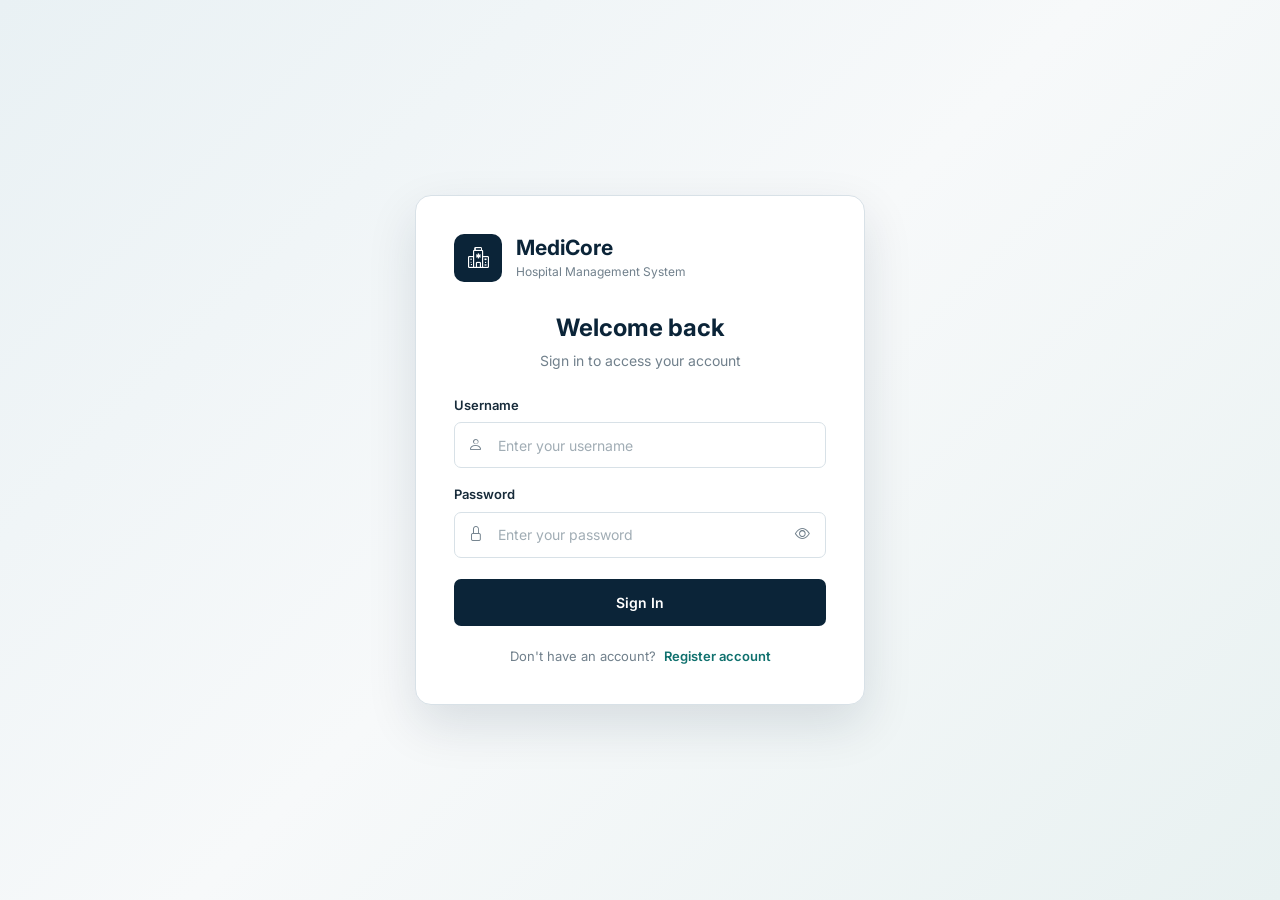
<file: frontend/pages/staff/staff.html>
<!DOCTYPE html>
<html lang="en">

<head>
    <meta charset="UTF-8">
    <meta name="viewport" content="width=device-width, initial-scale=1.0">

    <title>MediCore | Staff</title>

    <link href="https://cdn.jsdelivr.net/npm/bootstrap@5.3.3/dist/css/bootstrap.min.css" rel="stylesheet">

    <link href="https://cdn.jsdelivr.net/npm/bootstrap-icons@1.11.3/font/bootstrap-icons.css" rel="stylesheet">

    <link rel="stylesheet" href="../../dashboard/admin-dashboard/admin-dashboard.css">
    <link rel="stylesheet" href="staff.css">
    <script src="../../config.js"></script>
</head>

<body>

    <div class="dashboard-layout">

        <!-- SIDEBAR -->

        <aside class="sidebar">

            <div class="sidebar-brand">

                <div class="brand-icon">
                    <i class="bi bi-hospital"></i>
                </div>

                <div>
                    <h1>MediCore</h1>
                    <span>Hospital Management</span>
                </div>

            </div>


            <div class="sidebar-menu">

                <p class="menu-title">MAIN</p>

                <a href="../../dashboard/admin-dashboard/admin-dashboard.html" class="menu-item">
                    <i class="bi bi-grid"></i>
                    <span>Dashboard</span>
                </a>


                <p class="menu-title">MANAGEMENT</p>

                <a href="../patients/patients.html" class="menu-item">
                    <i class="bi bi-person-vcard"></i>
                    <span>Patients</span>
                </a>

                <a href="../doctors/doctors.html" class="menu-item">
                    <i class="bi bi-person-badge"></i>
                    <span>Doctors</span>
                </a>

                <a href="#" class="menu-item active">
                    <i class="bi bi-people"></i>
                    <span>Staff</span>
                </a>

                <a href="../appointments/appointments.html" class="menu-item">
                    <i class="bi bi-calendar2-check"></i>
                    <span>Appointments</span>
                </a>

                <a href="../prescriptions/prescriptions.html" class="menu-item">
                    <i class="bi bi-prescription2"></i>
                    <span>Prescriptions</span>
                </a>

                <a href="../reports/reports.html" class="menu-item">
                    <i class="bi bi-file-earmark-medical"></i>
                    <span>Medical Reports</span>
                </a>

            </div>


            <div class="sidebar-bottom">

                <button class="logout-btn" onclick="logout()">
                    <i class="bi bi-box-arrow-right"></i>
                    <span>Sign Out</span>
                </button>

            </div>

        </aside>


        <!-- MAIN -->

        <main class="main-content">

            <header class="topbar">

                <button class="mobile-menu-btn" onclick="toggleSidebar()">
                    <i class="bi bi-list"></i>
                </button>


                <div class="topbar-title">

                    <h2>Staff Management</h2>

                    <p>
                        Manage hospital staff and employee information
                    </p>

                </div>


                <div class="user-area">

                    <div class="user-info">

                        <strong id="currentUsername">
                            User
                        </strong>

                        <span id="currentRole">
                            -
                        </span>

                    </div>

                    <div class="user-avatar">
                        <i class="bi bi-person"></i>
                    </div>

                </div>

            </header>


            <section class="content">

                <div class="page-header">

                    <div>

                        <h1>Staff</h1>

                        <p>
                            View and manage hospital staff members.
                        </p>

                    </div>


                    <button id="addStaffBtn" class="primary-btn" onclick="openCreateModal()">
                        <i class="bi bi-plus-lg"></i>
                        Add Staff
                    </button>

                </div>


                <!-- FILTER -->

                <div class="filter-card">

                    <div class="filter-group search-group">

                        <label>Search</label>

                        <div class="input-icon">

                            <i class="bi bi-search"></i>

                            <input type="text" id="searchInput" placeholder="Search by name">

                        </div>

                    </div>


                    <div class="filter-group">

                        <label>Designation</label>

                        <input type="text" id="designationFilter" placeholder="e.g. Nurse">

                    </div>


                    <div class="filter-group">

                        <label>Records</label>

                        <select id="limitSelect">

                            <option value="10">10</option>
                            <option value="20">20</option>
                            <option value="50">50</option>

                        </select>

                    </div>


                    <button id="searchBtn" class="search-btn" onclick="loadStaff()">

                        <span id="searchSpinner" class="spinner-border spinner-border-sm d-none"></span>

                        <span id="searchText">
                            Search
                        </span>

                    </button>

                </div>


                <div id="messageBox" class="message-box d-none"></div>


                <!-- STAFF TABLE -->

                <div class="data-card">

                    <div class="data-card-header">

                        <div>

                            <h3>Staff Directory</h3>

                            <span id="resultInfo">
                                No records loaded
                            </span>

                        </div>


                        <button class="refresh-btn" onclick="loadStaff()" title="Refresh">
                            <i class="bi bi-arrow-clockwise"></i>
                        </button>

                    </div>


                    <div class="table-responsive">

                        <table class="staff-table">

                            <thead>

                                <tr>

                                    <th>ID</th>
                                    <th>Staff Member</th>
                                    <th>Gender</th>
                                    <th>Designation</th>
                                    <th>Department</th>
                                    <th>Phone</th>
                                    <th>Salary</th>
                                    <th>Actions</th>

                                </tr>

                            </thead>


                            <tbody id="staffTableBody">

                                <tr>

                                    <td colspan="8" class="table-loading">

                                        <div class="spinner-border"></div>

                                        <span>
                                            Loading staff...
                                        </span>

                                    </td>

                                </tr>

                            </tbody>

                        </table>

                    </div>


                    <!-- PAGINATION -->

                    <div class="pagination-area">

                        <button id="previousBtn" onclick="previousPage()" disabled>
                            <i class="bi bi-chevron-left"></i>
                            Previous
                        </button>


                        <span id="pageInfo">
                            Page 1
                        </span>


                        <button id="nextBtn" onclick="nextPage()" disabled>
                            Next
                            <i class="bi bi-chevron-right"></i>
                        </button>

                    </div>

                </div>

            </section>

        </main>

    </div>


    <!-- ADD / EDIT MODAL -->

    <div class="modal fade" id="staffModal" tabindex="-1">

        <div class="modal-dialog modal-dialog-centered">

            <div class="modal-content">

                <div class="modal-header">

                    <div>

                        <h5 class="modal-title" id="modalTitle">
                            Add Staff
                        </h5>

                        <small>
                            Staff professional information
                        </small>

                    </div>

                    <button type="button" class="btn-close" data-bs-dismiss="modal"></button>

                </div>


                <div class="modal-body">

                    <form id="staffForm">

                        <input type="hidden" id="staffId">


                        <div class="form-row">

                            <div class="form-field">

                                <label>Full Name</label>

                                <input type="text" id="staffName" placeholder="Enter full name" required>

                            </div>


                            <div class="form-field">

                                <label>Email</label>

                                <input type="email" id="staffEmail" placeholder="Enter email" required>

                            </div>

                        </div>


                        <div class="form-row">

                            <div class="form-field">

                                <label>Gender</label>

                                <select id="staffGender" required>

                                    <option value="">
                                        Select gender
                                    </option>

                                    <option value="Male">
                                        Male
                                    </option>

                                    <option value="Female">
                                        Female
                                    </option>

                                    <option value="Other">
                                        Other
                                    </option>

                                </select>

                            </div>


                            <div class="form-field">

                                <label>Phone</label>

                                <input type="text" id="staffPhone" placeholder="Enter phone number" required>

                            </div>

                        </div>


                        <div class="form-row">

                            <div class="form-field">

                                <label>Designation</label>

                                <input type="text" id="staffDesignation" placeholder="e.g. Nurse" required>

                            </div>


                            <div class="form-field">

                                <label>Department</label>

                                <input type="text" id="staffDepartment" placeholder="e.g. Emergency" required>

                            </div>

                        </div>


                        <div class="form-field">

                            <label>Salary</label>

                            <input type="number" id="staffSalary" min="0" placeholder="Enter salary" required>

                        </div>


                        <div id="modalError" class="modal-error d-none"></div>

                    </form>

                </div>


                <div class="modal-footer">

                    <button type="button" class="secondary-btn" data-bs-dismiss="modal">
                        Cancel
                    </button>


                    <button type="button" id="saveStaffBtn" class="primary-btn" onclick="saveStaff()">

                        <span id="saveSpinner" class="spinner-border spinner-border-sm d-none"></span>

                        <span id="saveText">
                            Save Staff
                        </span>

                    </button>

                </div>

            </div>

        </div>

    </div>


    <!-- VIEW MODAL -->

    <div class="modal fade" id="viewStaffModal" tabindex="-1">

        <div class="modal-dialog modal-dialog-centered">

            <div class="modal-content">

                <div class="modal-header">

                    <div>

                        <h5 class="modal-title">
                            Staff Details
                        </h5>

                        <small>
                            Complete staff information
                        </small>

                    </div>

                    <button type="button" class="btn-close" data-bs-dismiss="modal"></button>

                </div>


                <div class="modal-body" id="staffDetails"></div>

            </div>

        </div>

    </div>

    <!-- ======================================
     CONFIRMATION MODAL
====================================== -->

    <div class="modal fade" id="confirmationModal" tabindex="-1">
        <div class="modal-dialog modal-dialog-centered">
            <div class="modal-content">
                <div class="modal-header">
                    <div>
                        <h5 class="modal-title" id="confirmationTitle">
                            Confirm Delete
                        </h5>
                        <small>
                            Please confirm your action
                        </small>
                    </div>
                    <button type="button" class="btn-close" data-bs-dismiss="modal"></button>
                </div>
                <div class="modal-body" id="confirmationMessage">
                    Are you sure you want to delete this item? This action cannot be undone.
                </div>
                <div class="modal-footer">
                    <button type="button" class="secondary-btn" data-bs-dismiss="modal">
                        Cancel
                    </button>
                    <button type="button" id="confirmDeleteBtn" class="primary-btn" style="background: #dc3545;">
                        <span id="confirmSpinner" class="spinner-border spinner-border-sm d-none"></span>
                        <span id="confirmText">Delete</span>
                    </button>
                </div>
            </div>
        </div>
    </div>

    <script src="https://cdn.jsdelivr.net/npm/bootstrap@5.3.3/dist/js/bootstrap.bundle.min.js"></script>

    <script src="staff.js"></script>

</body>

</html>
</file>
<file: frontend/auth/auth.css>
@import url(
    'https://fonts.googleapis.com/css2?family=Inter:wght@400;500;600;700&display=swap'
);


:root {

    --navy: #0b2438;
    --navy-light: #123b58;

    --teal: #168c88;
    --teal-dark: #10716e;

    --background: #eef3f6;

    --white: #ffffff;

    --border: #d8e1e7;

    --text: #172b3a;
    --muted: #71808c;

}


/* =========================
   GLOBAL
========================= */

* {
    box-sizing: border-box;
}


body {

    margin: 0;

    font-family: "Inter", sans-serif;

    color: var(--text);

}


/* =========================
   PAGE
========================= */

.auth-page {

    min-height: 100vh;

    display: flex;

    align-items: center;

    justify-content: center;

    padding: 30px 20px;

    background:
        linear-gradient(
            135deg,
            #e9f1f4 0%,
            #f7f9fa 50%,
            #e8f1f1 100%
        );

}


/* =========================
   CARD
========================= */

.auth-card {

    width: 100%;

    max-width: 450px;

    padding: 38px;

    background: var(--white);

    border: 1px solid var(--border);

    border-radius: 16px;

    box-shadow:
        0 20px 50px rgba(11, 36, 56, 0.12);

}


.register-card {

    max-width: 470px;

}


/* =========================
   BRAND
========================= */

.brand {

    display: flex;

    align-items: center;

    gap: 14px;

    margin-bottom: 32px;

}


.brand-icon {

    width: 48px;

    height: 48px;

    display: flex;

    align-items: center;

    justify-content: center;

    border-radius: 10px;

    background: var(--navy);

    color: white;

    font-size: 21px;

}


.brand h1 {

    margin: 0;

    color: var(--navy);

    font-size: 21px;

    font-weight: 700;

}


.brand span {

    display: block;

    margin-top: 3px;

    color: var(--muted);

    font-size: 12px;

}


/* =========================
   HEADING
========================= */

.auth-heading {

    text-align: center;

    margin-bottom: 25px;

}


.auth-heading h2 {

    margin: 0 0 7px;

    color: var(--navy);

    font-size: 24px;

    font-weight: 700;

}


.auth-heading p {

    margin: 0;

    color: var(--muted);

    font-size: 14px;

}


/* =========================
   FORM
========================= */

.form-group {

    margin-bottom: 17px;

}


.form-group label {

    display: block;

    margin-bottom: 7px;

    color: var(--text);

    font-size: 13px;

    font-weight: 600;

}


.input-wrapper {

    position: relative;

    display: flex;

    align-items: center;

}


.input-wrapper > i {

    position: absolute;

    left: 14px;

    z-index: 2;

    color: var(--muted);

    font-size: 15px;

}


.input-wrapper input,
.input-wrapper select {

    width: 100%;

    height: 46px;

    padding:
        0 43px;

    border: 1px solid var(--border);

    border-radius: 7px;

    outline: none;

    background: white;

    color: var(--text);

    font-family: inherit;

    font-size: 14px;

    transition:
        border-color 0.2s ease,
        box-shadow 0.2s ease;

}


.input-wrapper input::placeholder {

    color: #a1adb5;

}


.input-wrapper input:focus,
.input-wrapper select:focus {

    border-color: var(--teal);

    box-shadow:
        0 0 0 3px rgba(22, 140, 136, 0.10);

}


/* =========================
   SELECT
========================= */

.select-wrapper select {

    appearance: auto;

    padding-left: 43px;

}


/* =========================
   PASSWORD TOGGLE
========================= */

.password-toggle {

    position: absolute;

    right: 10px;

    z-index: 3;

    border: none;

    background: transparent;

    color: var(--muted);

    cursor: pointer;

    font-size: 15px;

}


.password-toggle:hover {

    color: var(--teal);

}


/* =========================
   BUTTON
========================= */

.auth-btn {

    width: 100%;

    height: 47px;

    margin-top: 4px;

    border: none;

    border-radius: 7px;

    background: var(--navy);

    color: white;

    font-family: inherit;

    font-size: 14px;

    font-weight: 600;

    cursor: pointer;

    transition:
        background 0.2s ease,
        transform 0.15s ease;

}


.auth-btn:hover {

    background: var(--navy-light);

    transform: translateY(-1px);

}


.auth-btn:active {

    transform: translateY(0);

}


.auth-btn:disabled {

    opacity: 0.75;

    cursor: not-allowed;

}


/* =========================
   SWITCH
========================= */

.auth-switch {

    margin-top: 21px;

    text-align: center;

    color: var(--muted);

    font-size: 13px;

}


.auth-switch a {

    margin-left: 4px;

    color: var(--teal-dark);

    font-weight: 600;

    text-decoration: none;

}


.auth-switch a:hover {

    text-decoration: underline;

}


/* =========================
   ALERTS
========================= */

.alert {

    margin-bottom: 15px;

    padding: 11px 13px;

    border-radius: 7px;

    font-size: 13px;

}


/* =========================
   MOBILE
========================= */

@media (max-width: 500px) {

    .auth-page {

        padding: 15px;

    }


    .auth-card {

        padding: 28px 22px;

        border-radius: 12px;

    }


    .auth-heading h2 {

        font-size: 22px;

    }

}
</file>
<file: frontend/dashboard/admin-dashboard/admin-dashboard.css>
@import url(
    'https://fonts.googleapis.com/css2?family=Inter:wght@400;500;600;700&display=swap'
);

:root {
    --navy: #0b2438;
    --navy-light: #123b58;
    --teal: #168c88;
    --background: #f3f6f8;
    --white: #ffffff;
    --border: #dfe6eb;
    --text: #172b3a;
    --muted: #71808c;
}

* {
    box-sizing: border-box;
}

body {
    margin: 0;
    font-family: "Inter", sans-serif;
    background: var(--background);
    color: var(--text);
}

.dashboard-layout {
    min-height: 100vh;
    display: flex;
}


/* SIDEBAR */

.sidebar {
    width: 255px;
    min-height: 100vh;
    background: var(--navy);
    color: white;
    display: flex;
    flex-direction: column;
    position: fixed;
    left: 0;
    top: 0;
    bottom: 0;
}

.sidebar-brand {
    height: 85px;
    display: flex;
    align-items: center;
    gap: 12px;
    padding: 0 24px;
    border-bottom: 1px solid rgba(255,255,255,0.08);
}

.brand-icon {
    width: 40px;
    height: 40px;
    border-radius: 8px;
    background: white;
    color: var(--navy);
    display: flex;
    align-items: center;
    justify-content: center;
}

.sidebar-brand h1 {
    margin: 0;
    font-size: 18px;
}

.sidebar-brand span {
    font-size: 10px;
    color: #aab9c4;
}


/* MENU */

.sidebar-menu {
    padding: 25px 14px;
    flex: 1;
}

.menu-title {
    margin: 18px 10px 9px;
    font-size: 10px;
    font-weight: 600;
    color: #718a9b;
    letter-spacing: 1px;
}

.menu-item {
    height: 44px;
    padding: 0 12px;
    margin-bottom: 4px;
    border-radius: 7px;
    display: flex;
    align-items: center;
    gap: 13px;
    color: #b9c7d0;
    text-decoration: none;
    font-size: 13px;
    transition: 0.2s;
}

.menu-item:hover {
    background: rgba(255,255,255,0.07);
    color: white;
}

.menu-item.active {
    background: var(--teal);
    color: white;
}

.menu-item i {
    font-size: 16px;
}


/* SIDEBAR BOTTOM */

.sidebar-bottom {
    padding: 18px;
    border-top: 1px solid rgba(255,255,255,0.08);
}

.logout-btn {
    width: 100%;
    height: 42px;
    border: none;
    background: transparent;
    color: #b9c7d0;
    display: flex;
    align-items: center;
    gap: 12px;
    padding: 0 12px;
    border-radius: 7px;
    cursor: pointer;
}

.logout-btn:hover {
    background: rgba(255,255,255,0.07);
    color: white;
}


/* MAIN */

.main-content {
    margin-left: 255px;
    width: calc(100% - 255px);
}


/* TOPBAR */

.topbar {
    height: 85px;
    background: white;
    border-bottom: 1px solid var(--border);
    display: flex;
    align-items: center;
    justify-content: space-between;
    padding: 0 35px;
}

.topbar-title h2 {
    margin: 0;
    font-size: 19px;
}

.topbar-title p {
    margin: 3px 0 0;
    color: var(--muted);
    font-size: 11px;
}

.user-area {
    display: flex;
    align-items: center;
    gap: 12px;
}

.user-info {
    text-align: right;
}

.user-info strong {
    display: block;
    font-size: 13px;
}

.user-info span {
    font-size: 11px;
    color: var(--muted);
}

.user-avatar {
    width: 38px;
    height: 38px;
    border-radius: 50%;
    background: #e8f2f2;
    color: var(--teal);
    display: flex;
    align-items: center;
    justify-content: center;
}


/* CONTENT */

.content {
    padding: 32px 35px;
}

.welcome-section {
    margin-bottom: 25px;
}

.welcome-section h1 {
    margin: 0;
    font-size: 24px;
}

.welcome-section p {
    margin: 5px 0 0;
    color: var(--muted);
    font-size: 13px;
}


/* STATS */

.stats-grid {
    display: grid;
    grid-template-columns: repeat(4, 1fr);
    gap: 18px;
    margin-bottom: 25px;
}

.stat-card {
    background: white;
    border: 1px solid var(--border);
    border-radius: 10px;
    padding: 21px;
    display: flex;
    align-items: center;
    gap: 15px;
}

.stat-icon {
    width: 44px;
    height: 44px;
    border-radius: 8px;
    background: #e9f3f3;
    color: var(--teal);
    display: flex;
    align-items: center;
    justify-content: center;
    font-size: 18px;
}

.stat-details span {
    display: block;
    color: var(--muted);
    font-size: 11px;
}

.stat-details strong {
    display: block;
    margin-top: 3px;
    font-size: 22px;
}


/* LOWER GRID */

.dashboard-grid {
    display: grid;
    grid-template-columns: 2fr 1fr;
    gap: 20px;
}

.dashboard-card {
    background: white;
    border: 1px solid var(--border);
    border-radius: 10px;
    overflow: hidden;
}

.card-header {
    padding: 20px;
    border-bottom: 1px solid var(--border);
    display: flex;
    justify-content: space-between;
    align-items: center;
}

.card-header h3 {
    margin: 0;
    font-size: 15px;
}

.card-header p {
    margin: 4px 0 0;
    color: var(--muted);
    font-size: 11px;
}

.card-header a {
    color: var(--teal);
    text-decoration: none;
    font-size: 11px;
    font-weight: 600;
}


/* TABLE */

.table {
    margin: 0;
    font-size: 12px;
}

.table th {
    color: var(--muted);
    font-weight: 600;
    font-size: 10px;
    text-transform: uppercase;
}

.table td,
.table th {
    padding: 14px 18px;
    vertical-align: middle;
}

.empty-state {
    text-align: center;
    color: var(--muted);
    padding: 30px !important;
}


/* SYSTEM */

.system-list {
    padding: 8px 20px;
}

.system-list div {
    display: flex;
    justify-content: space-between;
    padding: 14px 0;
    border-bottom: 1px solid #edf1f3;
    font-size: 12px;
}

.system-list div:last-child {
    border-bottom: none;
}

.system-list strong {
    color: var(--teal);
    font-size: 11px;
}


/* MOBILE */

.mobile-menu-btn {
    display: none;
    border: none;
    background: transparent;
    font-size: 22px;
}

@media (max-width: 1000px) {

    .stats-grid {
        grid-template-columns: repeat(2, 1fr);
    }

    .dashboard-grid {
        grid-template-columns: 1fr;
    }

}

@media (max-width: 700px) {

    .sidebar {
        transform: translateX(-100%);
        transition: 0.25s;
        z-index: 1000;
    }

    .sidebar.show {
        transform: translateX(0);
    }

    .main-content {
        margin-left: 0;
        width: 100%;
    }

    .mobile-menu-btn {
        display: block;
    }

    .topbar {
        padding: 0 18px;
    }

    .content {
        padding: 25px 18px;
    }

}

@media (max-width: 500px) {

    .stats-grid {
        grid-template-columns: 1fr;
    }

    .user-info {
        display: none;
    }

}
</file>
<file: frontend/dashboard/doctor-dashboard/doctor-dashboard.css>
@import url(
    'https://fonts.googleapis.com/css2?family=Inter:wght@400;500;600;700&display=swap'
);

:root {
    /* DOCTOR THEME - CHARCOAL & CYAN (Option 3) */
    --primary: #1E293B;       /* Dark Charcoal - Sidebar */
    --primary-dark: #0F172A;   /* Darker Charcoal */
    --primary-light: #F1F5F9;  /* Light Grey Background */

    --accent: #06B6D4;         /* Bright Cyan - Highlights */
    --accent-light: #ECFEFF;   /* Light Cyan Background */

    --background: #f5f8fa;
    --surface: #ffffff;
    --border: #e2e8ed;
    --text: #20313f;
    --muted: #71808d;

    --danger: #d64545;
    --success: #198754;
    --warning: #c98a12;
    --shadow: 0 2px 10px rgba(0, 0, 0, 0.035);
}

* { box-sizing: border-box; }

body {
    margin: 0;
    font-family: 'Inter', -apple-system, BlinkMacSystemFont, sans-serif;
    background: var(--background);
    color: var(--text);
}

/* LAYOUT */
.dashboard-wrapper { min-height: 100vh; display: flex; }

/* SIDEBAR */
.sidebar {
    width: 260px;
    min-height: 100vh;
    position: fixed;
    left: 0; top: 0; bottom: 0;
    display: flex;
    flex-direction: column;
    padding: 26px 16px;
    background: var(--primary); /* Dark Charcoal */
    color: white;
}

/* BRAND (ADMIN/PATIENT STYLE) */
.brand {
    padding: 0 0 24px 0;
    border-bottom: 1px solid rgba(255,255,255,0.10);
    display: flex;
    align-items: center;
    gap: 12px;
}

.brand-mark {
    width: 42px;
    height: 42px;
    border-radius: 12px;
    background: #ffffff;
    color: var(--primary); /* Charcoal Icon */
    display: flex;
    align-items: center;
    justify-content: center;
    font-size: 20px;
    flex-shrink: 0;
}

.brand-title {
    font-size: 20px;
    font-weight: 700;
}

.brand-subtitle {
    margin-top: 3px;
    font-size: 11px;
    color: rgba(255,255,255,0.62);
}

.doctor-profile {
    display: flex;
    align-items: center;
    gap: 11px;
    padding: 22px 10px;
}

.profile-avatar {
    width: 42px;
    height: 42px;
    border-radius: 50%;
    display: flex;
    align-items: center; justify-content: center;
    background: var(--accent); /* Cyan */
    font-size: 12px;
    font-weight: 700;
}

.doctor-name { font-size: 13px; font-weight: 600; }
.doctor-role { margin-top: 3px; font-size: 11px; color: rgba(255,255,255,0.60); }

.sidebar-heading {
    padding: 0 14px 9px;
    font-size: 10px;
    letter-spacing: 0.12em;
    color: rgba(255,255,255,0.45);
}

.sidebar-nav { display: flex; flex-direction: column; gap: 5px; }

.nav-item {
    width: 100%;
    display: flex;
    align-items: center;
    gap: 12px;
    border: 0;
    background: transparent;
    color: rgba(255,255,255,0.72);
    text-align: left;
    padding: 12px 13px;
    border-radius: 8px;
    font-size: 13px;
    cursor: pointer;
    transition: 0.2s ease;
}

.nav-item:hover { background: rgba(255,255,255,0.08); color: white; }
.nav-item.active {
    background: rgba(6, 182, 212, 0.25);
    color: white;
    border-left: 3px solid var(--accent); /* Cyan Border */
}

.nav-icon { font-size: 18px; width: 20px; text-align: center; }

/* LOGOUT (ADMIN/PATIENT STYLE) */
/* SIDEBAR BOTTOM */

/* SIDEBAR BOTTOM - SIGN OUT (BILKUL LAST MAIN) */
.sidebar-bottom {
    margin-top: auto;
    padding: 18px 0 0 0;
    border-top: 1px solid rgba(255,255,255,0.08);
}

.logout-btn {
    width: 100%;
    height: 44px;
    border: none;
    background: transparent;
    color: #b9c7d0;
    display: flex;
    align-items: center;
    gap: 12px;
    padding: 0 12px;
    border-radius: 7px;
    cursor: pointer;
    font-size: 14px;
    font-weight: 500;
    transition: all 0.2s ease;
}

.logout-btn:hover {
    background: rgba(255,255,255,0.07);
    color: white;
}

.logout-btn i {
    font-size: 18px;
}

/* MAIN */
.main-content { margin-left: 260px; width: calc(100% - 260px); min-height: 100vh; padding: 0 40px 50px; }

/* TOPBAR */
.topbar { min-height: 100px; display: flex; align-items: center; justify-content: space-between; border-bottom: 1px solid var(--border); }
.page-label { color: var(--accent); font-size: 10px; font-weight: 700; letter-spacing: 0.12em; text-transform: uppercase; }
.topbar h1 { margin: 4px 0 0; font-size: 23px; font-weight: 700; color: var(--primary); }
.page-subtitle { margin: 4px 0 0; color: var(--muted); font-size: 12px; }
.topbar-user { display: flex; align-items: center; gap: 12px; }
.top-user-info { display: flex; flex-direction: column; align-items: flex-end; }
.top-user-info strong { font-size: 13px; color: var(--primary); }
.top-user-info span { margin-top: 3px; font-size: 11px; color: var(--muted); }
.top-avatar {
    width: 44px; height: 44px;
    border-radius: 50%;
    display: flex; align-items: center; justify-content: center;
    background: var(--accent-light);
    color: var(--accent);
    font-size: 12px; font-weight: 700;
}

/* SECTIONS */
.dashboard-section { display: none; padding-top: 30px; }
.dashboard-section.active-section { display: block; }

/* WELCOME */
.welcome-card {
    min-height: 190px;
    display: flex; align-items: center;
    border: 1px solid var(--border);
    border-radius: 13px;
    background: linear-gradient(120deg, #ffffff, var(--primary-light));
    padding: 35px;
}
.section-label { margin-bottom: 7px; color: var(--accent); font-size: 10px; font-weight: 700; letter-spacing: 0.12em; }
.welcome-card h2 { margin: 0 0 9px; font-size: 28px; font-weight: 700; color: var(--primary-dark); }
.welcome-card h2 span { color: var(--accent); }
.welcome-card p { margin: 0; max-width: 620px; color: var(--muted); font-size: 13px; }

/* STATS */
.stats-grid { display: grid; grid-template-columns: repeat(4, 1fr); gap: 18px; margin-top: 24px; }
.stat-card {
    min-height: 125px; display: flex; align-items: center; gap: 15px;
    padding: 20px; background: var(--surface);
    border: 1px solid var(--border); border-radius: 11px; box-shadow: var(--shadow);
}
.stat-icon {
    width: 52px; height: 52px; flex-shrink: 0;
    display: flex; align-items: center; justify-content: center;
    border-radius: 10px; background: var(--accent-light);
    color: var(--accent); font-size: 23px;
}
.stat-label { color: var(--muted); font-size: 12px; }
.stat-value { margin-top: 5px; color: var(--text); font-size: 25px; font-weight: 700; }
.stat-description { margin-top: 2px; color: var(--muted); font-size: 10px; }

/* DASHBOARD GRID */
.dashboard-grid { display: grid; grid-template-columns: repeat(2, 1fr); gap: 20px; margin-top: 24px; }

/* CARDS */
.content-card { background: var(--surface); border: 1px solid var(--border); border-radius: 11px; padding: 22px; box-shadow: var(--shadow); }
.card-header-custom { display: flex; align-items: center; justify-content: space-between; gap: 15px; margin-bottom: 17px; }
.card-header-custom h3 { margin: 0; font-size: 16px; color: var(--primary); }
.card-header-custom p { margin: 4px 0 0; color: var(--muted); font-size: 11px; }
.text-btn { border: 0; background: transparent; color: var(--accent); font-size: 12px; font-weight: 600; cursor: pointer; }
.text-btn:hover { color: var(--primary); }

/* SECTION HEADING */
.section-heading { margin-bottom: 22px; }
.section-heading h2 { margin: 2px 0 5px; font-size: 23px; color: var(--primary); }
.section-heading p { margin: 0; color: var(--muted); font-size: 12px; }

/* TABLE */
.data-table-wrapper { width: 100%; overflow-x: auto; }
.data-table { width: 100%; border-collapse: collapse; font-size: 12px; }
.data-table th { padding: 11px; background: var(--primary-light); color: #526666; text-align: left; font-size: 10px; font-weight: 700; border-bottom: 1px solid var(--border); }
.data-table td { padding: 11px; border-bottom: 1px solid #edf2f2; vertical-align: middle; }
.data-table tr:last-child td { border-bottom: 0; }

/* STATUS */
.status { display: inline-block; padding: 5px 8px; border-radius: 5px; font-size: 9px; font-weight: 700; }
.status-scheduled { background: #eef3ff; color: #4966a8; }
.status-confirmed { background: #e5f7ef; color: #198754; }
.status-completed { background: #e5f5f5; color: var(--primary); }
.status-cancelled { background: #fcecec; color: var(--danger); }
.status-no-show { background: #fff5df; color: var(--warning); }

/* MINI LIST */
.mini-list { display: flex; flex-direction: column; }
.mini-item { display: flex; align-items: center; justify-content: space-between; gap: 10px; padding: 11px 0; border-bottom: 1px solid #edf2f2; }
.mini-item:last-child { border-bottom: 0; }
.mini-title { font-size: 12px; font-weight: 600; color: var(--primary); }
.mini-meta { margin-top: 3px; color: var(--muted); font-size: 10px; }

/* REPORT */
.report-row { display: flex; align-items: center; justify-content: space-between; gap: 15px; padding: 13px 0; border-bottom: 1px solid #edf2f2; }
.report-row:last-child { border-bottom: 0; }
.report-name { font-size: 12px; font-weight: 600; color: var(--primary); }
.report-meta { margin-top: 4px; color: var(--muted); font-size: 10px; }
.download-btn { flex-shrink: 0; border: 1px solid #d7e4e4; background: white; color: var(--accent); padding: 7px 11px; border-radius: 6px; font-size: 10px; font-weight: 600; cursor: pointer; }
.download-btn:hover { background: var(--primary-light); }

/* FORMS */
.form-grid { display: grid; grid-template-columns: repeat(2, 1fr); gap: 17px; }
.full-width { grid-column: 1 / -1; }
label { display: block; margin-bottom: 7px; font-size: 11px; font-weight: 600; color: var(--text); }
.form-control { min-height: 42px; border: 1px solid #dce7e7; border-radius: 7px; font-size: 12px; padding: 0 12px; outline: none; width: 100%; }
.form-control:focus { border-color: var(--accent); box-shadow: 0 0 0 3px rgba(6, 182, 212, 0.10); }
textarea.form-control { min-height: 80px; padding: 10px 12px; resize: vertical; }
.primary-btn { margin-top: 18px; border: 1px solid var(--accent); background: var(--accent); color: white; padding: 10px 17px; border-radius: 7px; font-size: 12px; font-weight: 600; cursor: pointer; }
.primary-btn:hover { background: #0891b2; }

/* EMPTY */
.empty-state { padding: 28px 15px; text-align: center; color: var(--muted); font-size: 12px; }

/* RESPONSIVE */
@media (max-width: 1100px) { .stats-grid { grid-template-columns: repeat(2, 1fr); } }
@media (max-width: 900px) {
    .sidebar { width: 220px; }
    .main-content { margin-left: 220px; width: calc(100% - 220px); padding: 0 20px 35px; }
    .dashboard-grid { grid-template-columns: 1fr; }
}
@media (max-width: 700px) {
    .sidebar { position: relative; width: 100%; min-height: auto; }
    .dashboard-wrapper { display: block; }
    .main-content { margin-left: 0; width: 100%; }
    .stats-grid { grid-template-columns: 1fr; }
    .form-grid { grid-template-columns: 1fr; }
    .full-width { grid-column: auto; }
    .topbar { padding: 15px 0; flex-direction: column; align-items: flex-start; gap: 10px; }
    .topbar-user { margin-left: auto; }
}
</file>
<file: frontend/dashboard/patient-dashboard/patient-dashboard.css>
:root {
    --primary: #0F4C5C;
    --primary-dark: #082D38;
    --primary-light: #E5F2F4;
    --accent: #F4A261;
    --accent-light: #FEF3E8;
    --background: #f5f8fa;
    --surface: #ffffff;
    --border: #e2e8ed;
    --text: #20313f;
    --muted: #71808d;
    --success: #287a58;
    --success-bg: #eaf6ef;
    --danger: #b94a48;
    --danger-bg: #fceeee;
    --warning: #a16c18;
    --warning-bg: #fff6e5;
    --sidebar-width: 260px;
}

* {
    margin: 0;
    padding: 0;
    box-sizing: border-box;
}

body {
    font-family: "Inter", "Segoe UI", Arial, sans-serif;
    background: var(--background);
    color: var(--text);
}

.dashboard-layout {
    min-height: 100vh;
    display: flex;
}

.sidebar {
    width: var(--sidebar-width);
    background: var(--primary);
    color: #ffffff;
    position: fixed;
    left: 0;
    top: 0;
    bottom: 0;
    display: flex;
    flex-direction: column;
    z-index: 1000;
}

.brand {
    height: 85px;
    display: flex;
    align-items: center;
    gap: 12px;
    padding: 0 24px;
    border-bottom: 1px solid rgba(255,255,255,0.08);
}

.brand-mark {
    width: 46px;
    height: 46px;
    border-radius: 12px;
    background: #ffffff;
    color: #0b2438;
    display: flex;
    align-items: center;
    justify-content: center;
    font-size: 22px;
    flex-shrink: 0;
}

.brand h1 {
    font-size: 18px;
    font-weight: 700;
    margin: 0;
    color: #ffffff;
    letter-spacing: -0.3px;
}

.brand span {
    display: block;
    font-size: 11px;
    color: #8ba4b5;
    margin-top: 2px;
    font-weight: 400;
}

.navigation {
    padding: 25px 14px;
    flex: 1;
}

.nav-section-title {
    font-size: 9px;
    letter-spacing: 1.3px;
    color: #718796;
    padding: 0 13px 9px;
    margin-top: 12px;
}

.nav-link {
    height: 45px;
    display: flex;
    align-items: center;
    gap: 12px;
    padding: 0 13px;
    margin-bottom: 4px;
    border-radius: 7px;
    color: #b9c8d2;
    text-decoration: none;
    font-size: 13px;
    transition: background .2s, color .2s;
}

.nav-link i {
    font-size: 16px;
}

.nav-link:hover {
    color: #ffffff;
    background: rgba(255,255,255,.06);
}

.nav-link.active {
    color: #ffffff;
    background: rgba(255,255,255,.1);
    border-left: 3px solid var(--accent);
}

.sidebar-footer {
    padding: 20px 18px;
    border-top: 1px solid rgba(255, 255, 255, 0.08);
}

.logout-button {
    width: 100%;
    height: 44px;
    border: none;
    border-radius: 8px;
    background: transparent;
    color: #b0c4d4;
    display: flex;
    align-items: center;
    justify-content: flex-start;
    gap: 12px;
    padding: 0 12px;
    cursor: pointer;
    font-size: 14px;
    font-weight: 500;
    transition: background 0.2s, color 0.2s;
}

.logout-button i {
    font-size: 18px;
    color: #b0c4d4;
}

.logout-button:hover {
    color: #ffffff;
    background: rgba(255, 255, 255, 0.08);
}

.logout-button:hover i {
    color: #ffffff;
}

.main-content {
    width: calc(100% - var(--sidebar-width));
    margin-left: var(--sidebar-width);
    min-height: 100vh;
}

.topbar {
    height: 90px;
    background: var(--surface);
    border-bottom: 1px solid var(--border);
    display: flex;
    align-items: center;
    justify-content: space-between;
    padding: 0 34px;
}

.topbar-heading h2 {
    font-size: 20px;
    font-weight: 700;
    color: var(--primary);
    margin: 0;
}

.topbar-heading p {
    color: var(--muted);
    font-size: 12px;
    margin-top: 4px;
}

.topbar-user {
    display: flex;
    align-items: center;
    gap: 11px;
}

.user-details {
    text-align: right;
}

.user-details strong {
    display: block;
    font-size: 13px;
    color: var(--primary);
}

.user-details span {
    font-size: 10px;
    color: var(--muted);
}

.user-avatar {
    width: 40px;
    height: 40px;
    border-radius: 50%;
    background: var(--primary-light);
    color: var(--primary);
    display: flex;
    align-items: center;
    justify-content: center;
    font-size: 18px;
}

.mobile-menu {
    display: none;
    border: 0;
    background: transparent;
    font-size: 23px;
    color: var(--primary);
}

.content {
    padding: 30px 34px;
}

.page-section {
    display: none;
}

.page-section.active {
    display: block;
}

.welcome-section {
    background: linear-gradient(120deg, #ffffff, var(--primary-light));
    border: 1px solid var(--border);
    border-radius: 10px;
    padding: 28px 30px;
    margin-bottom: 24px;
}

.section-label {
    font-size: 9px;
    letter-spacing: 1.5px;
    color: var(--primary);
    font-weight: 700;
}

.welcome-section h1 {
    margin-top: 7px;
    color: var(--primary-dark);
    font-size: 26px;
    font-weight: 700;
}

.welcome-section h1 span {
    color: var(--accent);
}

.welcome-section p {
    margin-top: 7px;
    font-size: 12px;
    color: var(--muted);
}

.stats-grid {
    display: grid;
    grid-template-columns: repeat(3, 1fr);
    gap: 18px;
    margin-bottom: 30px;
}

.stat-card {
    background: var(--surface);
    border: 1px solid var(--border);
    border-radius: 9px;
    padding: 20px;
    display: flex;
    align-items: center;
    gap: 15px;
}

.stat-icon {
    width: 45px;
    height: 45px;
    border-radius: 8px;
    background: var(--accent-light);
    color: var(--accent);
    display: flex;
    align-items: center;
    justify-content: center;
    font-size: 19px;
}

.stat-card span {
    display: block;
    color: var(--muted);
    font-size: 11px;
}

.stat-card strong {
    display: block;
    color: var(--primary-dark);
    font-size: 22px;
    margin-top: 2px;
}

.section-header {
    display: flex;
    align-items: center;
    justify-content: space-between;
    margin-bottom: 15px;
}

.section-header h3 {
    font-size: 17px;
    color: var(--primary-dark);
    margin: 0;
}

.section-header p {
    color: var(--muted);
    font-size: 11px;
    margin-top: 4px;
}

.appointment-header {
    margin-top: 30px;
}

.text-button {
    border: 0;
    background: transparent;
    color: var(--primary);
    font-size: 12px;
    cursor: pointer;
}

.quick-actions {
    display: grid;
    grid-template-columns: repeat(3, 1fr);
    gap: 15px;
}

.quick-action {
    border: 1px solid var(--border);
    background: var(--surface);
    border-radius: 9px;
    padding: 18px;
    display: flex;
    align-items: center;
    gap: 13px;
    text-align: left;
    cursor: pointer;
    transition: border-color .2s, transform .2s;
}

.quick-action:hover {
    border-color: #a9c4d2;
    transform: translateY(-1px);
}

.quick-action > i {
    width: 40px;
    height: 40px;
    border-radius: 7px;
    background: var(--accent-light);
    color: var(--accent);
    display: flex;
    align-items: center;
    justify-content: center;
}

.quick-action strong {
    display: block;
    color: var(--primary-dark);
    font-size: 12px;
}

.quick-action span {
    display: block;
    color: var(--muted);
    font-size: 10px;
    margin-top: 3px;
}

.data-card {
    background: var(--surface);
    border: 1px solid var(--border);
    border-radius: 9px;
    overflow: hidden;
}

.appointment-list {
    min-height: 120px;
}

.appointment-item {
    display: flex;
    align-items: center;
    justify-content: space-between;
    padding: 17px 20px;
    border-bottom: 1px solid var(--border);
}

.appointment-item:last-child {
    border-bottom: 0;
}

.appointment-main {
    display: flex;
    align-items: center;
    gap: 13px;
}

.appointment-date {
    width: 46px;
    height: 46px;
    background: var(--accent-light);
    color: var(--accent);
    border-radius: 7px;
    display: flex;
    align-items: center;
    justify-content: center;
    flex-direction: column;
}

.appointment-date strong {
    font-size: 15px;
}

.appointment-date span {
    font-size: 8px;
}

.appointment-info strong {
    display: block;
    font-size: 12px;
    color: var(--primary-dark);
}

.appointment-info span {
    display: block;
    font-size: 10px;
    color: var(--muted);
    margin-top: 3px;
}

.status-badge {
    display: inline-block;
    padding: 5px 9px;
    border-radius: 20px;
    font-size: 9px;
    font-weight: 600;
}

.status-scheduled {
    background: var(--warning-bg);
    color: var(--warning);
}

.status-confirmed {
    background: var(--success-bg);
    color: var(--success);
}

.status-completed {
    background: #edf1f5;
    color: #536474;
}

.status-cancelled,
.status-no-show {
    background: var(--danger-bg);
    color: var(--danger);
}

.profile-details {
    display: grid;
    grid-template-columns: repeat(2, 1fr);
    gap: 16px;
}

.profile-field {
    display: flex;
    align-items: center;
    justify-content: space-between;
    padding: 16px 18px;
    background: #ffffff;
    border: 1px solid var(--border);
    border-radius: 8px;
}

.profile-field label {
    margin: 0;
    color: var(--muted);
    font-size: 12px;
    font-weight: 600;
}

.profile-field span {
    color: var(--text);
    font-size: 13px;
    font-weight: 600;
    text-align: right;
}

.profile-card {
    background: var(--surface);
    border: 1px solid var(--border);
    border-radius: 10px;
    padding: 28px;
}

.profile-header {
    display: flex;
    align-items: center;
    gap: 15px;
    padding-bottom: 25px;
    border-bottom: 1px solid var(--border);
    margin-bottom: 25px;
}

.large-avatar {
    width: 62px;
    height: 62px;
    border-radius: 50%;
    background: var(--accent-light);
    color: var(--accent);
    display: flex;
    align-items: center;
    justify-content: center;
    font-size: 25px;
}

.profile-header h3 {
    font-size: 17px;
    color: var(--primary-dark);
    margin: 0;
}

.profile-header span {
    font-size: 10px;
    color: var(--muted);
}

.profile-grid {
    display: grid;
    grid-template-columns: repeat(2, 1fr);
    gap: 22px;
}

.profile-field label {
    display: block;
    color: var(--muted);
    font-size: 10px;
    margin-bottom: 5px;
}

.profile-field strong {
    color: var(--primary-dark);
    font-size: 13px;
}

.primary-button {
    height: 40px;
    border: 0;
    border-radius: 6px;
    background: var(--primary);
    color: #ffffff;
    padding: 0 15px;
    font-size: 11px;
    display: inline-flex;
    align-items: center;
    justify-content: center;
    gap: 7px;
    cursor: pointer;
}

.primary-button:hover {
    background: var(--primary-dark);
}

.primary-button:disabled {
    opacity: .7;
    cursor: not-allowed;
}

.secondary-button {
    height: 40px;
    border: 1px solid var(--border);
    border-radius: 6px;
    background: #ffffff;
    color: var(--text);
    padding: 0 15px;
    font-size: 11px;
    cursor: pointer;
}

.prescription-item {
    padding: 20px;
    border-bottom: 1px solid var(--border);
}

.prescription-item:last-child {
    border-bottom: 0;
}

.prescription-medicine {
    color: var(--primary-dark);
    font-size: 14px;
    font-weight: 700;
}

.prescription-details {
    display: grid;
    grid-template-columns: repeat(3, 1fr);
    gap: 15px;
    margin-top: 15px;
}

.prescription-detail label {
    display: block;
    color: var(--muted);
    font-size: 9px;
    margin-bottom: 4px;
}

.prescription-detail span {
    color: var(--text);
    font-size: 11px;
}

.report-item {
    display: flex;
    align-items: center;
    justify-content: space-between;
    padding: 18px 20px;
    border-bottom: 1px solid var(--border);
}

.report-item:last-child {
    border-bottom: 0;
}

.report-info {
    display: flex;
    align-items: center;
    gap: 13px;
}

.report-icon {
    width: 40px;
    height: 40px;
    border-radius: 7px;
    background: var(--accent-light);
    color: var(--accent);
    display: flex;
    align-items: center;
    justify-content: center;
}

.report-info strong {
    display: block;
    color: var(--primary-dark);
    font-size: 12px;
}

.report-info span {
    display: block;
    color: var(--muted);
    font-size: 9px;
    margin-top: 3px;
}

.view-report {
    border: 1px solid var(--border);
    background: #ffffff;
    color: var(--primary);
    border-radius: 5px;
    height: 34px;
    padding: 0 11px;
    font-size: 10px;
    cursor: pointer;
}

.loading-state {
    min-height: 120px;
    display: flex;
    align-items: center;
    justify-content: center;
    gap: 10px;
    color: var(--muted);
    font-size: 11px;
}

.spinner-border {
    width: 18px;
    height: 18px;
    border-width: 2px;
    color: var(--accent);
}

.message-box {
    padding: 12px 15px;
    border-radius: 7px;
    font-size: 11px;
    margin-bottom: 18px;
}

.message-success {
    background: var(--success-bg);
    color: var(--success);
    border: 1px solid #cde8d9;
}

.message-error {
    background: var(--danger-bg);
    color: var(--danger);
    border: 1px solid #f1d0d0;
}

.modal-content {
    border: 0;
    border-radius: 10px;
    overflow: hidden;
}

.modal-header {
    border-bottom: 1px solid var(--border);
    padding: 18px 20px;
}

.modal-title {
    color: var(--primary-dark);
    font-size: 16px;
}

.modal-header small {
    color: var(--muted);
    font-size: 10px;
}

.modal-body {
    padding: 20px;
}

.modal-footer {
    border-top: 1px solid var(--border);
    padding: 15px 20px;
}

.form-row {
    display: grid;
    grid-template-columns: 1fr 1fr;
    gap: 12px;
}

.form-group {
    margin-bottom: 15px;
}

.form-group label {
    display: block;
    font-size: 10px;
    color: var(--text);
    margin-bottom: 6px;
}

.form-group input,
.form-group textarea {
    width: 100%;
    border: 1px solid var(--border);
    border-radius: 6px;
    padding: 10px;
    font-size: 11px;
    outline: none;
}

.form-group input:focus,
.form-group textarea:focus {
    border-color: var(--accent);
    box-shadow: 0 0 0 2px rgba(244, 162, 97, 0.08);
}

.modal-error {
    background: var(--danger-bg);
    color: var(--danger);
    border-radius: 6px;
    padding: 10px;
    font-size: 10px;
    margin-bottom: 15px;
}

@media (max-width: 1000px) {
    .stats-grid,
    .quick-actions {
        grid-template-columns: repeat(2, 1fr);
    }
}

@media (max-width: 768px) {
    .sidebar {
        transform: translateX(-100%);
        transition: transform .25s;
    }
    .sidebar.show {
        transform: translateX(0);
    }
    .main-content {
        width: 100%;
        margin-left: 0;
    }
    .mobile-menu {
        display: block;
    }
    .topbar {
        padding: 0 18px;
    }
    .topbar-heading {
        margin-right: auto;
        margin-left: 12px;
    }
    .topbar-heading h2 {
        font-size: 16px;
    }
    .user-details {
        display: none;
    }
    .content {
        padding: 20px 16px;
    }
    .stats-grid,
    .quick-actions {
        grid-template-columns: 1fr;
    }
    .profile-grid {
        grid-template-columns: 1fr;
    }
    .prescription-details {
        grid-template-columns: 1fr;
    }
}

@media (max-width: 500px) {
    .welcome-section {
        padding: 22px;
    }
    .welcome-section h1 {
        font-size: 21px;
    }
    .appointment-item {
        align-items: flex-start;
        gap: 10px;
    }
}

@media (max-width: 700px) {
    .profile-details {
        grid-template-columns: 1fr;
    }
}
</file>
<file: frontend/dashboard/staff-dashboard/staff-dashboard.css>
@import url(
    'https://fonts.googleapis.com/css2?family=Inter:wght@400;500;600;700&display=swap'
);

:root {
    /* STAFF THEME - MIDNIGHT PURPLE & GOLD */
    --primary: #2C2A4A;       /* Midnight Purple - Sidebar */
    --primary-dark: #1A1833;   /* Darker Purple */
    --primary-light: #F3F0FF;  /* Light Lavender Background */

    --accent: #F4A261;         /* Bright Gold/Peach - Highlights */
    --accent-light: #FEF3E8;   /* Light Gold Background */

    --background: #f5f8fa;
    --surface: #ffffff;
    --border: #e2e8ed;
    --text: #20313f;
    --muted: #71808d;

    --danger: #d64545;
    --success: #198754;
    --warning: #c98a12;
}

* {
    box-sizing: border-box;
}

body {
    margin: 0;
    font-family:
        'Inter',
        -apple-system,
        BlinkMacSystemFont,
        sans-serif;

    background: var(--background);
    color: var(--text);
}

.dashboard-wrapper {
    min-height: 100vh;
    display: flex;
}


/* =========================
   SIDEBAR
   ========================= */

.sidebar {
    width: 260px;
    min-height: 100vh;

    background: var(--primary); /* Midnight Purple */
    color: white;

    position: fixed;
    left: 0;
    top: 0;
    bottom: 0;

    display: flex;
    flex-direction: column;

    padding: 26px 18px;
}

.brand {
    padding: 0 10px 26px;
    display: flex;
    align-items: center;
    gap: 12px;
    border-bottom: 1px solid rgba(255,255,255,0.10);
}

.brand-mark {
    width: 42px;
    height: 42px;
    border-radius: 12px;
    background: #ffffff;
    color: var(--primary);
    display: flex;
    align-items: center;
    justify-content: center;
    font-size: 20px;
    flex-shrink: 0;
}

.brand-title {
    font-size: 18px;
    font-weight: 700;
}

.brand-subtitle {
    margin-top: 4px;
    font-size: 11px;
    color: rgba(255,255,255,0.65);
}

.staff-profile {
    display: flex;
    align-items: center;
    gap: 12px;
    padding: 22px 10px;
}

.profile-avatar {
    width: 42px;
    height: 42px;
    border-radius: 50%;
    background: var(--accent); /* Gold */
    display: flex;
    align-items: center;
    justify-content: center;
    font-size: 13px;
    font-weight: 700;
}

.staff-name {
    font-size: 14px;
    font-weight: 600;
}

.staff-role {
    margin-top: 3px;
    font-size: 11px;
    color: rgba(255,255,255,0.65);
}

.sidebar-nav {
    display: flex;
    flex-direction: column;
    gap: 5px;
}

.nav-item {
    width: 100%;
    border: 0;
    background: transparent;
    color: rgba(255,255,255,0.72);
    text-align: left;
    padding: 12px 13px;
    border-radius: 8px;
    font-size: 13px;
    cursor: pointer;
    transition: 0.2s ease;
    display: flex;
    align-items: center;
    gap: 12px;
}

.nav-item i {
    font-size: 17px;
    width: 20px;
    text-align: center;
}

.nav-item:hover {
    background: rgba(255,255,255,0.08);
    color: white;
}

.nav-item.active {
    background: rgba(244, 162, 97, 0.25);
    color: white;
    border-left: 3px solid var(--accent);
}

.sidebar-bottom {
    margin-top: auto;
    padding: 18px 0 0 0;
    border-top: 1px solid rgba(255,255,255,0.08);
}

.logout-btn {
    width: 100%;
    display: flex;
    align-items: center;
    gap: 12px;
    border: none;
    background: transparent;
    color: #b9c7d0;
    padding: 11px 12px;
    border-radius: 7px;
    font-size: 14px;
    font-weight: 500;
    cursor: pointer;
    transition: 0.2s ease;
}

.logout-btn i {
    font-size: 18px;
}

.logout-btn:hover {
    background: rgba(255,255,255,0.08);
    color: white;
}


/* =========================
   MAIN
   ========================= */

.main-content {
    margin-left: 260px;
    width: calc(100% - 260px);
    min-height: 100vh;
    padding: 0 34px 40px;
}


/* =========================
   TOPBAR
   ========================= */

.topbar {
    height: 86px;
    display: flex;
    align-items: center;
    justify-content: space-between;
    border-bottom: 1px solid var(--border);
}

.page-label {
    color: var(--accent);
    font-size: 11px;
    font-weight: 700;
    letter-spacing: 0.08em;
    text-transform: uppercase;
}

.topbar h1 {
    margin: 4px 0 0;
    font-size: 23px;
    font-weight: 700;
    color: var(--primary);
}

.topbar-user {
    display: flex;
    align-items: center;
    gap: 10px;
    font-size: 13px;
    font-weight: 600;
}

.topbar-user strong {
    color: var(--primary);
}

.role-badge {
    background: var(--accent-light);
    color: var(--accent);
    padding: 5px 9px;
    border-radius: 5px;
    font-size: 10px;
    font-weight: 700;
}


/* =========================
   SECTIONS
   ========================= */

.dashboard-section {
    display: none;
    padding-top: 28px;
}

.dashboard-section.active-section {
    display: block;
}


/* =========================
   WELCOME
   ========================= */

.welcome-section {
    background: linear-gradient(120deg, var(--primary), var(--primary-dark));
    color: white;
    border-radius: 12px;
    padding: 28px;
    margin-bottom: 22px;
}

.welcome-section h2 {
    margin: 4px 0 8px;
    font-size: 24px;
}

.welcome-section h2 span {
    color: var(--accent);
}

.welcome-section p:not(.section-label) {
    margin: 0;
    opacity: 0.88;
    font-size: 13px;
}

.section-label {
    margin: 0;
    color: var(--accent);
    font-size: 10px;
    font-weight: 700;
    letter-spacing: 0.1em;
}

.welcome-section .section-label {
    color: rgba(255,255,255,0.75);
}


/* =========================
   STAT CARDS
   ========================= */

.stat-card {
    background: var(--surface);
    border: 1px solid var(--border);
    border-radius: 11px;
    padding: 20px;
    min-height: 135px;
}

.stat-label {
    font-size: 12px;
    color: var(--muted);
    font-weight: 600;
}

.stat-value {
    margin-top: 9px;
    font-size: 28px;
    color: var(--primary);
    font-weight: 700;
}

.stat-description {
    margin-top: 5px;
    color: var(--muted);
    font-size: 11px;
}


/* =========================
   CARDS
   ========================= */

.content-card {
    background: var(--surface);
    border: 1px solid var(--border);
    border-radius: 11px;
    padding: 22px;
}

.card-header-custom {
    display: flex;
    align-items: center;
    justify-content: space-between;
    gap: 15px;
    margin-bottom: 18px;
}

.card-header-custom h3 {
    margin: 0;
    font-size: 16px;
    color: var(--primary);
}

.card-header-custom p {
    margin: 4px 0 0;
    color: var(--muted);
    font-size: 12px;
}


/* =========================
   QUICK CARDS
   ========================= */

.quick-grid {
    display: grid;
    grid-template-columns: repeat(3, 1fr);
    gap: 14px;
}

.quick-card {
    border: 1px solid var(--border);
    background: #fbfdfd;
    border-radius: 9px;
    padding: 18px;
    text-align: left;
    cursor: pointer;
    transition: 0.2s ease;
}

.quick-card:hover {
    border-color: var(--accent);
    background: #f4fafa;
}

.quick-card span {
    display: block;
    color: var(--primary);
    font-size: 13px;
    font-weight: 700;
}

.quick-card small {
    display: block;
    margin-top: 7px;
    color: var(--muted);
    font-size: 11px;
    line-height: 1.5;
}


/* =========================
   HEADINGS
   ========================= */

.section-heading {
    display: flex;
    align-items: center;
    justify-content: space-between;
    gap: 20px;
    margin-bottom: 22px;
}

.section-heading h2 {
    margin: 4px 0 5px;
    font-size: 22px;
    color: var(--primary);
}

.section-heading p:not(.section-label) {
    margin: 0;
    color: var(--muted);
    font-size: 12px;
}


/* =========================
   BUTTONS
   ========================= */

.primary-btn,
.secondary-btn {
    border-radius: 7px;
    padding: 10px 16px;
    font-size: 12px;
    font-weight: 600;
    cursor: pointer;
    transition: 0.2s ease;
}

.primary-btn {
    border: 1px solid var(--accent);
    background: var(--accent);
    color: white;
}

.primary-btn:hover {
    background: #d68a4a;
}

.secondary-btn {
    border: 1px solid #d7e4e4;
    background: white;
    color: var(--primary);
}

.secondary-btn:hover {
    background: #f0f7f7;
}

button:disabled {
    opacity: 0.65;
    cursor: not-allowed;
}


/* =========================
   FORMS
   ========================= */

label {
    display: block;
    margin-bottom: 7px;
    font-size: 12px;
    font-weight: 600;
    color: var(--text);
}

.form-control,
.form-select {
    border: 1px solid #dce7e7;
    border-radius: 7px;
    min-height: 42px;
    font-size: 13px;
    padding: 0 12px;
    outline: none;
    width: 100%;
}

.form-control:focus,
.form-select:focus {
    border-color: var(--accent);
    box-shadow: 0 0 0 3px rgba(244, 162, 97, 0.10);
}

textarea.form-control {
    min-height: 80px;
    padding: 10px 12px;
    resize: vertical;
}


/* =========================
   TABLE
   ========================= */

.data-table-wrapper {
    overflow-x: auto;
}

.data-table {
    width: 100%;
    border-collapse: collapse;
    font-size: 12px;
}

.data-table th {
    background: var(--primary-light);
    color: #526666;
    font-size: 11px;
    font-weight: 700;
    text-align: left;
    padding: 12px;
    border-bottom: 1px solid var(--border);
}

.data-table td {
    padding: 12px;
    border-bottom: 1px solid #edf2f2;
    vertical-align: middle;
}

.data-table tr:last-child td {
    border-bottom: 0;
}


/* =========================
   REPORTS
   ========================= */

.report-row {
    display: flex;
    align-items: center;
    justify-content: space-between;
    gap: 20px;
    padding: 15px 0;
    border-bottom: 1px solid #edf2f2;
}

.report-row:last-child {
    border-bottom: 0;
}

.report-name {
    font-weight: 600;
    font-size: 13px;
    color: var(--primary);
}

.report-meta {
    margin-top: 4px;
    color: var(--muted);
    font-size: 11px;
}


/* =========================
   EMPTY STATE
   ========================= */

.empty-state {
    padding: 35px 15px;
    text-align: center;
    color: var(--muted);
    font-size: 13px;
}


/* =========================
   RESPONSIVE
   ========================= */

@media (max-width: 900px) {
    .sidebar {
        width: 220px;
    }
    .main-content {
        margin-left: 220px;
        width: calc(100% - 220px);
        padding: 0 20px 30px;
    }
    .quick-grid {
        grid-template-columns: 1fr;
    }
}

@media (max-width: 700px) {
    .sidebar {
        position: relative;
        width: 100%;
        min-height: auto;
    }
    .dashboard-wrapper {
        display: block;
    }
    .main-content {
        margin-left: 0;
        width: 100%;
    }
    .sidebar-nav {
        flex-direction: row;
        overflow-x: auto;
    }
    .nav-item {
        white-space: nowrap;
    }
    .section-heading {
        align-items: flex-start;
        flex-direction: column;
    }
}
</file>
<file: frontend/pages/appointments/appointments.css>
.page-header {
    display: flex;
    align-items: center;
    justify-content: space-between;
    margin-bottom: 24px;
}

.page-header h1 {
    margin: 0;
    font-size: 24px;
}

.page-header p {
    margin: 5px 0 0;
    color: var(--muted);
    font-size: 13px;
}


/* BUTTONS */

.primary-btn {
    height: 42px;
    padding: 0 17px;

    border: none;
    border-radius: 7px;

    background: var(--navy);
    color: white;

    font-family: inherit;
    font-size: 12px;
    font-weight: 600;

    display: inline-flex;
    align-items: center;
    justify-content: center;
    gap: 8px;

    cursor: pointer;
}

.primary-btn:hover {
    background: var(--navy-light);
}

.primary-btn:disabled {
    opacity: .65;
    cursor: not-allowed;
}

.secondary-btn {
    height: 42px;
    padding: 0 17px;

    border: 1px solid var(--border);
    border-radius: 7px;

    background: white;
    color: var(--text);

    font-family: inherit;
    font-size: 12px;

    cursor: pointer;
}


/* STATS */

.appointment-stats {
    display: grid;
    grid-template-columns: repeat(4, 1fr);
    gap: 15px;
    margin-bottom: 20px;
}

.stat-card {
    background: white;

    border: 1px solid var(--border);
    border-radius: 10px;

    padding: 17px;

    display: flex;
    align-items: center;
    gap: 13px;
}

.stat-icon {
    width: 42px;
    height: 42px;

    display: flex;
    align-items: center;
    justify-content: center;

    border-radius: 8px;

    background: #e9f3f4;
    color: var(--teal);

    font-size: 18px;
}

.stat-icon.scheduled {
    background: #f7f0df;
    color: #a17b24;
}

.stat-icon.confirmed {
    background: #e8f3ef;
    color: #28765d;
}

.stat-icon.completed {
    background: #e9eef6;
    color: #48698e;
}

.stat-card span {
    display: block;
    color: var(--muted);
    font-size: 10px;
}

.stat-card strong {
    display: block;
    margin-top: 2px;
    font-size: 20px;
    color: var(--navy);
}


/* MESSAGE */

.message-box {
    padding: 12px 15px;
    border-radius: 7px;
    margin-bottom: 20px;
    font-size: 12px;
}

.message-success {
    background: #e9f6f1;
    color: #16664f;
    border: 1px solid #cceadd;
}

.message-error {
    background: #fceeed;
    color: #9a3a31;
    border: 1px solid #f2d0cc;
}


/* DATA CARD */

.data-card {
    background: white;
    border: 1px solid var(--border);
    border-radius: 10px;
    overflow: hidden;
}

.data-card-header {
    padding: 20px;

    border-bottom: 1px solid var(--border);

    display: flex;
    justify-content: space-between;
    align-items: center;
}

.data-card-header h3 {
    margin: 0;
    font-size: 15px;
}

.data-card-header span {
    display: block;
    margin-top: 4px;
    color: var(--muted);
    font-size: 11px;
}

.refresh-btn {
    width: 36px;
    height: 36px;

    border: 1px solid var(--border);
    background: white;

    border-radius: 7px;

    cursor: pointer;
    color: var(--muted);
}

.refresh-btn:hover {
    color: var(--teal);
    border-color: var(--teal);
}


/* TABLE */

.appointment-table {
    width: 100%;
    border-collapse: collapse;
    font-size: 12px;
}

.appointment-table th {
    padding: 13px 15px;

    background: #f8fafb;
    border-bottom: 1px solid var(--border);

    color: var(--muted);

    text-align: left;

    font-size: 10px;
    font-weight: 600;

    text-transform: uppercase;
    white-space: nowrap;
}

.appointment-table td {
    padding: 14px 15px;
    border-bottom: 1px solid #edf1f3;
    vertical-align: middle;
}

.appointment-table tbody tr:hover {
    background: #fafcfc;
}

.appointment-id {
    color: var(--muted);
    font-weight: 600;
}

.reason {
    max-width: 180px;
    color: var(--muted);

    white-space: nowrap;
    overflow: hidden;
    text-overflow: ellipsis;
}

.patient-name,
.doctor-name {
    font-weight: 600;
}

.status-badge {
    display: inline-block;

    padding: 5px 9px;

    border-radius: 5px;

    font-size: 10px;
    font-weight: 600;
}

.status-scheduled {
    background: #f7f0df;
    color: #96711f;
}

.status-confirmed {
    background: #e8f3ef;
    color: #28765d;
}

.status-completed {
    background: #e9eef6;
    color: #48698e;
}

.status-cancelled {
    background: #fceeed;
    color: #a0443c;
}

.status-no-show {
    background: #eeeeee;
    color: #666;
}

.action-btn {
    height: 31px;

    padding: 0 9px;

    border: 1px solid var(--border);
    border-radius: 6px;

    background: white;

    color: var(--muted);

    font-size: 11px;

    cursor: pointer;
}

.action-btn:hover {
    color: var(--teal);
    border-color: var(--teal);
}


/* LOADING */

.table-loading {
    height: 180px;
    text-align: center;
    color: var(--muted);
}

.table-loading .spinner-border {
    width: 20px;
    height: 20px;

    display: block;

    margin: 0 auto 10px;
}


/* MODALS */

.modal-content {
    border: none;
    border-radius: 12px;
    overflow: hidden;
}

.modal-header {
    padding: 20px;
    border-bottom: 1px solid var(--border);
}

.modal-header h5 {
    margin: 0;
    color: var(--navy);
    font-size: 17px;
}

.modal-header small {
    color: var(--muted);
    font-size: 11px;
}

.modal-body {
    padding: 22px;
}

.modal-footer {
    padding: 15px 22px;
    border-top: 1px solid var(--border);
}


/* FORM */

.form-row {
    display: grid;
    grid-template-columns: 1fr 1fr;
    gap: 15px;
}

.form-field {
    margin-bottom: 16px;
}

.form-field label {
    display: block;
    margin-bottom: 7px;

    font-size: 11px;
    font-weight: 600;
}

.form-field input,
.form-field select,
.form-field textarea {
    width: 100%;

    padding: 10px 11px;

    border: 1px solid var(--border);
    border-radius: 7px;

    outline: none;

    font-family: inherit;
    font-size: 12px;
}

.form-field input,
.form-field select {
    height: 42px;
}

.form-field textarea {
    resize: vertical;
}

.form-field input:focus,
.form-field select:focus,
.form-field textarea:focus {
    border-color: var(--teal);
    box-shadow:
        0 0 0 3px rgba(22, 140, 136, .08);
}

.modal-error {
    padding: 10px;

    background: #fceeed;
    color: #9a3a31;

    border-radius: 6px;

    font-size: 11px;
}


/* RESPONSIVE */

@media (max-width: 1000px) {

    .appointment-stats {
        grid-template-columns: repeat(2, 1fr);
    }

}

@media (max-width: 650px) {

    .page-header {
        align-items: flex-start;
        flex-direction: column;
        gap: 15px;
    }

    .appointment-stats {
        grid-template-columns: 1fr;
    }

    .form-row {
        grid-template-columns: 1fr;
    }

}
</file>
<file: frontend/pages/doctors/doctors.css>
.page-header {
    display: flex;
    align-items: center;
    justify-content: space-between;
    margin-bottom: 25px;
}

.page-header h1 {
    margin: 0;
    font-size: 24px;
}

.page-header p {
    margin: 5px 0 0;
    color: var(--muted);
    font-size: 13px;
}


/* BUTTONS */

.primary-btn {
    height: 42px;
    padding: 0 17px;
    border: none;
    border-radius: 7px;
    background: var(--navy);
    color: white;
    font-family: inherit;
    font-size: 12px;
    font-weight: 600;
    cursor: pointer;
    display: inline-flex;
    align-items: center;
    justify-content: center;
    gap: 8px;
}

.primary-btn:hover {
    background: var(--navy-light);
}

.primary-btn:disabled {
    opacity: .7;
    cursor: not-allowed;
}

.secondary-btn {
    height: 42px;
    padding: 0 17px;
    border: 1px solid var(--border);
    border-radius: 7px;
    background: white;
    color: var(--text);
    cursor: pointer;
    font-family: inherit;
    font-size: 12px;
}


/* FILTER */

.filter-card {
    background: white;
    border: 1px solid var(--border);
    border-radius: 10px;
    padding: 20px;

    display: grid;

    grid-template-columns:
        2fr
        1fr
        130px
        auto;

    gap: 15px;

    align-items: end;

    margin-bottom: 20px;
}

.filter-group label {
    display: block;
    margin-bottom: 7px;

    color: var(--text);

    font-size: 11px;
    font-weight: 600;
}

.filter-group input,
.filter-group select {
    width: 100%;
    height: 42px;

    padding: 0 12px;

    border: 1px solid var(--border);
    border-radius: 7px;

    outline: none;

    color: var(--text);

    font-family: inherit;
    font-size: 12px;

    background: white;
}

.filter-group input:focus,
.filter-group select:focus {
    border-color: var(--teal);

    box-shadow:
        0 0 0 3px
        rgba(22, 140, 136, .08);
}

.input-icon {
    position: relative;
}

.input-icon i {
    position: absolute;

    left: 13px;
    top: 13px;

    color: var(--muted);
}

.input-icon input {
    padding-left: 37px;
}

.search-btn {
    height: 42px;

    padding: 0 18px;

    border: none;
    border-radius: 7px;

    background: var(--teal);

    color: white;

    font-size: 12px;
    font-weight: 600;

    cursor: pointer;
}

.search-btn:hover {
    background: #10716e;
}

.search-btn:disabled {
    opacity: .7;
    cursor: not-allowed;
}


/* MESSAGE */

.message-box {
    padding: 12px 15px;

    border-radius: 7px;

    margin-bottom: 20px;

    font-size: 12px;
}

.message-success {
    background: #e9f6f1;
    color: #16664f;
    border: 1px solid #cceadd;
}

.message-error {
    background: #fceeed;
    color: #9a3a31;
    border: 1px solid #f2d0cc;
}


/* DATA CARD */

.data-card {
    background: white;

    border: 1px solid var(--border);
    border-radius: 10px;

    overflow: hidden;
}

.data-card-header {
    padding: 20px;

    border-bottom: 1px solid var(--border);

    display: flex;
    justify-content: space-between;
    align-items: center;
}

.data-card-header h3 {
    margin: 0;

    font-size: 15px;
}

.data-card-header span {
    display: block;

    margin-top: 4px;

    color: var(--muted);

    font-size: 11px;
}

.refresh-btn {
    width: 36px;
    height: 36px;

    border: 1px solid var(--border);

    background: white;

    border-radius: 7px;

    cursor: pointer;

    color: var(--muted);
}

.refresh-btn:hover {
    color: var(--teal);
    border-color: var(--teal);
}


/* TABLE */

.doctor-table {
    width: 100%;

    border-collapse: collapse;

    font-size: 12px;
}

.doctor-table th {
    padding: 13px 15px;

    background: #f8fafb;

    border-bottom: 1px solid var(--border);

    color: var(--muted);

    text-align: left;

    font-size: 10px;

    font-weight: 600;

    text-transform: uppercase;

    white-space: nowrap;
}

.doctor-table td {
    padding: 14px 15px;

    border-bottom: 1px solid #edf1f3;

    vertical-align: middle;
}

.doctor-table tbody tr:hover {
    background: #fafcfc;
}

.doctor-name {
    font-weight: 600;

    color: var(--text);
}

.doctor-email {
    color: var(--muted);

    font-size: 11px;
}

.id-badge {
    color: var(--muted);

    font-weight: 600;
}

.specialization-badge {
    display: inline-block;

    padding: 5px 8px;

    border-radius: 5px;

    background: #eaf4f4;

    color: var(--teal);

    font-size: 10px;

    font-weight: 600;
}

.gender-badge {
    display: inline-block;

    padding: 5px 8px;

    border-radius: 5px;

    background: #eef3f6;

    color: var(--text);

    font-size: 10px;
}

.action-group {
    display: flex;
    gap: 5px;
}

.table-action {
    width: 32px;
    height: 32px;

    border: 1px solid var(--border);

    background: white;

    color: var(--muted);

    border-radius: 6px;

    cursor: pointer;
}

.table-action:hover {
    color: var(--teal);

    border-color: var(--teal);
}

.table-action.delete:hover {
    color: #b4433a;

    border-color: #e3b4b0;
}


/* LOADING */

.table-loading {
    height: 180px;

    text-align: center;

    color: var(--muted);
}

.table-loading .spinner-border {
    width: 20px;
    height: 20px;

    display: block;

    margin: 0 auto 10px;
}


/* PAGINATION */

.pagination-area {
    min-height: 65px;

    padding: 12px 20px;

    border-top: 1px solid var(--border);

    display: flex;

    align-items: center;

    justify-content: space-between;
}

.pagination-area button {
    height: 34px;

    padding: 0 12px;

    border: 1px solid var(--border);

    border-radius: 6px;

    background: white;

    color: var(--text);

    font-family: inherit;

    font-size: 11px;

    cursor: pointer;
}

.pagination-area button:hover:not(:disabled) {
    border-color: var(--teal);

    color: var(--teal);
}

.pagination-area button:disabled {
    opacity: .4;

    cursor: not-allowed;
}

.pagination-area span {
    color: var(--muted);

    font-size: 11px;
}


/* MODAL */

.modal-content {
    border: none;

    border-radius: 12px;

    overflow: hidden;
}

.modal-header {
    padding: 20px;

    border-bottom: 1px solid var(--border);
}

.modal-header h5 {
    margin: 0;

    color: var(--navy);

    font-size: 17px;
}

.modal-header small {
    color: var(--muted);

    font-size: 11px;
}

.modal-body {
    padding: 22px;
}

.modal-footer {
    padding: 15px 22px;

    border-top: 1px solid var(--border);
}

.form-row {
    display: grid;

    grid-template-columns: 1fr 1fr;

    gap: 15px;
}

.form-field {
    margin-bottom: 16px;
}

.form-field label {
    display: block;

    margin-bottom: 7px;

    font-size: 11px;

    font-weight: 600;
}

.form-field input,
.form-field select {
    width: 100%;

    height: 42px;

    padding: 0 11px;

    border: 1px solid var(--border);

    border-radius: 7px;

    outline: none;

    font-family: inherit;

    font-size: 12px;
}

.form-field input:focus,
.form-field select:focus {
    border-color: var(--teal);
}

.modal-error {
    padding: 10px;

    background: #fceeed;

    color: #9a3a31;

    border-radius: 6px;

    font-size: 11px;
}


/* DETAILS */

.detail-grid {
    display: grid;

    grid-template-columns: 1fr 1fr;

    gap: 15px;
}

.detail-item {
    padding: 13px;

    background: #f7f9fa;

    border-radius: 7px;
}

.detail-item span {
    display: block;

    color: var(--muted);

    font-size: 10px;

    margin-bottom: 4px;
}

.detail-item strong {
    font-size: 13px;
}


/* MOBILE */

@media (max-width: 900px) {

    .filter-card {
        grid-template-columns: 1fr 1fr;
    }

    .search-group {
        grid-column: span 2;
    }

}

@media (max-width: 650px) {

    .page-header {
        align-items: flex-start;

        gap: 15px;

        flex-direction: column;
    }

    .filter-card {
        grid-template-columns: 1fr;
    }

    .search-group {
        grid-column: span 1;
    }

    .form-row,
    .detail-grid {
        grid-template-columns: 1fr;
    }

}
/* MESSAGE BOX */
.message-box {
    padding: 12px 15px;
    border-radius: 7px;
    margin-bottom: 20px;
    font-size: 13px;
    display: block;
}

.message-success {
    background: #e9f6f1;
    color: #16664f;
    border: 1px solid #cceadd;
}

.message-error {
    background: #fceeed;
    color: #9a3a31;
    border: 1px solid #f2d0cc;
}

.d-none {
    display: none !important;
}
</file>
<file: frontend/pages/patients/patients.css>
.page-header {
    display: flex;
    align-items: center;
    justify-content: space-between;
    margin-bottom: 25px;
}

.page-header h1 {
    margin: 0;
    font-size: 24px;
}

.page-header p {
    margin: 5px 0 0;
    color: var(--muted);
    font-size: 13px;
}


/* BUTTONS */

.primary-btn {
    height: 42px;
    padding: 0 17px;
    border: none;
    border-radius: 7px;
    background: var(--navy);
    color: white;
    font-family: inherit;
    font-size: 12px;
    font-weight: 600;
    cursor: pointer;
    display: inline-flex;
    align-items: center;
    justify-content: center;
    gap: 8px;
}

.primary-btn:hover {
    background: var(--navy-light);
}

.secondary-btn {
    height: 42px;
    padding: 0 17px;
    border: 1px solid var(--border);
    border-radius: 7px;
    background: white;
    color: var(--text);
    cursor: pointer;
    font-family: inherit;
    font-size: 12px;
}


/* FILTER */

.filter-card {
    background: white;
    border: 1px solid var(--border);
    border-radius: 10px;
    padding: 20px;
    display: grid;
    grid-template-columns: 2fr 1fr 130px auto;
    gap: 15px;
    align-items: end;
    margin-bottom: 20px;
}

.filter-group label {
    display: block;
    margin-bottom: 7px;
    color: var(--text);
    font-size: 11px;
    font-weight: 600;
}

.filter-group input,
.filter-group select {
    width: 100%;
    height: 42px;
    padding: 0 12px;
    border: 1px solid var(--border);
    border-radius: 7px;
    outline: none;
    color: var(--text);
    font-family: inherit;
    font-size: 12px;
    background: white;
}

.filter-group input:focus,
.filter-group select:focus {
    border-color: var(--teal);
    box-shadow: 0 0 0 3px rgba(22, 140, 136, .08);
}

.input-icon {
    position: relative;
}

.input-icon i {
    position: absolute;
    left: 13px;
    top: 13px;
    color: var(--muted);
}

.input-icon input {
    padding-left: 37px;
}

.search-btn {
    height: 42px;
    padding: 0 18px;
    border: none;
    border-radius: 7px;
    background: var(--teal);
    color: white;
    font-size: 12px;
    font-weight: 600;
    cursor: pointer;
}

.search-btn:hover {
    background: #10716e;
}

.search-btn:disabled {
    opacity: .7;
    cursor: not-allowed;
}


/* MESSAGE */

.message-box {
    padding: 12px 15px;
    border-radius: 7px;
    margin-bottom: 20px;
    font-size: 12px;
}

.message-success {
    background: #e9f6f1;
    color: #16664f;
    border: 1px solid #cceadd;
}

.message-error {
    background: #fceeed;
    color: #9a3a31;
    border: 1px solid #f2d0cc;
}


/* DATA CARD */

.data-card {
    background: white;
    border: 1px solid var(--border);
    border-radius: 10px;
    overflow: hidden;
}

.data-card-header {
    padding: 20px;
    border-bottom: 1px solid var(--border);
    display: flex;
    justify-content: space-between;
    align-items: center;
}

.data-card-header h3 {
    margin: 0;
    font-size: 15px;
}

.data-card-header span {
    display: block;
    margin-top: 4px;
    color: var(--muted);
    font-size: 11px;
}

.refresh-btn {
    width: 36px;
    height: 36px;
    border: 1px solid var(--border);
    background: white;
    border-radius: 7px;
    cursor: pointer;
    color: var(--muted);
}

.refresh-btn:hover {
    color: var(--teal);
    border-color: var(--teal);
}


/* TABLE */

.patient-table {
    width: 100%;
    border-collapse: collapse;
    font-size: 12px;
}

.patient-table th {
    padding: 13px 15px;
    background: #f8fafb;
    border-bottom: 1px solid var(--border);
    color: var(--muted);
    text-align: left;
    font-size: 10px;
    font-weight: 600;
    text-transform: uppercase;
    white-space: nowrap;
}

.patient-table td {
    padding: 14px 15px;
    border-bottom: 1px solid #edf1f3;
    vertical-align: middle;
}

.patient-table tbody tr:hover {
    background: #fafcfc;
}

.patient-name {
    font-weight: 600;
    color: var(--text);
}

.patient-email {
    color: var(--muted);
    font-size: 11px;
}

.id-badge {
    color: var(--muted);
    font-weight: 600;
}

.gender-badge {
    display: inline-block;
    padding: 5px 8px;
    border-radius: 5px;
    background: #eef3f6;
    color: var(--text);
    font-size: 10px;
}

.action-group {
    display: flex;
    gap: 5px;
}

.table-action {
    width: 32px;
    height: 32px;
    border: 1px solid var(--border);
    background: white;
    color: var(--muted);
    border-radius: 6px;
    cursor: pointer;
}

.table-action:hover {
    color: var(--teal);
    border-color: var(--teal);
}

.table-action.delete:hover {
    color: #b4433a;
    border-color: #e3b4b0;
}


/* LOADING */

.table-loading {
    height: 180px;
    text-align: center;
    color: var(--muted);
}

.table-loading .spinner-border {
    width: 20px;
    height: 20px;
    display: block;
    margin: 0 auto 10px;
}


/* PAGINATION */

.pagination-area {
    min-height: 65px;
    padding: 12px 20px;
    border-top: 1px solid var(--border);
    display: flex;
    align-items: center;
    justify-content: space-between;
}

.pagination-area button {
    height: 34px;
    padding: 0 12px;
    border: 1px solid var(--border);
    border-radius: 6px;
    background: white;
    color: var(--text);
    font-family: inherit;
    font-size: 11px;
    cursor: pointer;
}

.pagination-area button:hover:not(:disabled) {
    border-color: var(--teal);
    color: var(--teal);
}

.pagination-area button:disabled {
    opacity: .4;
    cursor: not-allowed;
}

.pagination-area span {
    color: var(--muted);
    font-size: 11px;
}


/* MODAL */

.modal-content {
    border: none;
    border-radius: 12px;
    overflow: hidden;
}

.modal-header {
    padding: 20px;
    border-bottom: 1px solid var(--border);
}

.modal-header h5 {
    margin: 0;
    color: var(--navy);
    font-size: 17px;
}

.modal-header small {
    color: var(--muted);
    font-size: 11px;
}

.modal-body {
    padding: 22px;
}

.modal-footer {
    padding: 15px 22px;
    border-top: 1px solid var(--border);
}

.form-row {
    display: grid;
    grid-template-columns: 1fr 1fr;
    gap: 15px;
}

.form-field {
    margin-bottom: 16px;
}

.form-field label {
    display: block;
    margin-bottom: 7px;
    font-size: 11px;
    font-weight: 600;
}

.form-field input,
.form-field select {
    width: 100%;
    height: 42px;
    padding: 0 11px;
    border: 1px solid var(--border);
    border-radius: 7px;
    outline: none;
    font-family: inherit;
    font-size: 12px;
}

.form-field input:focus,
.form-field select:focus {
    border-color: var(--teal);
}

.modal-error {
    padding: 10px;
    background: #fceeed;
    color: #9a3a31;
    border-radius: 6px;
    font-size: 11px;
}


/* DETAILS */

.detail-grid {
    display: grid;
    grid-template-columns: 1fr 1fr;
    gap: 15px;
}

.detail-item {
    padding: 13px;
    background: #f7f9fa;
    border-radius: 7px;
}

.detail-item span {
    display: block;
    color: var(--muted);
    font-size: 10px;
    margin-bottom: 4px;
}

.detail-item strong {
    font-size: 13px;
}


/* MOBILE */

@media (max-width: 900px) {

    .filter-card {
        grid-template-columns: 1fr 1fr;
    }

    .search-group {
        grid-column: span 2;
    }

}

@media (max-width: 650px) {

    .page-header {
        align-items: flex-start;
        gap: 15px;
        flex-direction: column;
    }

    .filter-card {
        grid-template-columns: 1fr;
    }

    .search-group {
        grid-column: span 1;
    }

    .form-row,
    .detail-grid {
        grid-template-columns: 1fr;
    }

}
</file>
<file: frontend/pages/prescriptions/prescriptions.css>
.page-header {
    display: flex;
    align-items: center;
    justify-content: space-between;
    margin-bottom: 25px;
}

.page-header h1 {
    margin: 0;
    font-size: 24px;
}

.page-header p {
    margin: 5px 0 0;
    color: var(--muted);
    font-size: 13px;
}

/* FILTER */

.filter-card {
    background: white;
    border: 1px solid var(--border);
    border-radius: 10px;
    padding: 20px;
    display: grid;
    grid-template-columns: 2fr 1fr auto;
    gap: 15px;
    align-items: end;
    margin-bottom: 20px;
}

.filter-group label {
    display: block;
    margin-bottom: 7px;
    color: var(--text);
    font-size: 11px;
    font-weight: 600;
}

.filter-group input,
.filter-group select {
    width: 100%;
    height: 42px;
    padding: 0 12px;
    border: 1px solid var(--border);
    border-radius: 7px;
    outline: none;
    color: var(--text);
    font-family: inherit;
    font-size: 12px;
    background: white;
}

.filter-group input:focus,
.filter-group select:focus {
    border-color: var(--teal);
    box-shadow: 0 0 0 3px rgba(22, 140, 136, .08);
}

.input-icon {
    position: relative;
}

.input-icon i {
    position: absolute;
    left: 13px;
    top: 13px;
    color: var(--muted);
}

.input-icon input {
    padding-left: 37px;
}

.search-btn {
    height: 42px;
    padding: 0 18px;
    border: none;
    border-radius: 7px;
    background: var(--teal);
    color: white;
    font-size: 12px;
    font-weight: 600;
    cursor: pointer;
}

.search-btn:hover {
    background: #10716e;
}

.search-btn:disabled {
    opacity: .7;
    cursor: not-allowed;
}

/* MESSAGE */

.message-box {
    padding: 12px 15px;
    border-radius: 7px;
    margin-bottom: 20px;
    font-size: 12px;
}

.message-success {
    background: #e9f6f1;
    color: #16664f;
    border: 1px solid #cceadd;
}

.message-error {
    background: #fceeed;
    color: #9a3a31;
    border: 1px solid #f2d0cc;
}

/* DATA CARD */

.data-card {
    background: white;
    border: 1px solid var(--border);
    border-radius: 10px;
    overflow: hidden;
}

.data-card-header {
    padding: 20px;
    border-bottom: 1px solid var(--border);
    display: flex;
    justify-content: space-between;
    align-items: center;
}

.data-card-header h3 {
    margin: 0;
    font-size: 15px;
}

.data-card-header span {
    display: block;
    margin-top: 4px;
    color: var(--muted);
    font-size: 11px;
}

.refresh-btn {
    width: 36px;
    height: 36px;
    border: 1px solid var(--border);
    background: white;
    border-radius: 7px;
    cursor: pointer;
    color: var(--muted);
}

.refresh-btn:hover {
    color: var(--teal);
    border-color: var(--teal);
}

/* TABLE */

.prescription-table {
    width: 100%;
    border-collapse: collapse;
    font-size: 12px;
}

.prescription-table th {
    padding: 13px 15px;
    background: #f8fafb;
    border-bottom: 1px solid var(--border);
    color: var(--muted);
    text-align: left;
    font-size: 10px;
    font-weight: 600;
    text-transform: uppercase;
    white-space: nowrap;
}

.prescription-table td {
    padding: 14px 15px;
    border-bottom: 1px solid #edf1f3;
    vertical-align: middle;
}

.prescription-table tbody tr:hover {
    background: #fafcfc;
}

.id-badge {
    color: var(--muted);
    font-weight: 600;
}

.patient-name,
.doctor-name {
    font-weight: 600;
    color: var(--text);
}

.patient-email,
.doctor-email {
    color: var(--muted);
    font-size: 11px;
}

.medicine-name {
    font-weight: 600;
    color: var(--text);
}

.dosage-badge {
    display: inline-block;
    padding: 4px 10px;
    border-radius: 5px;
    background: #eef3f6;
    color: var(--text);
    font-size: 10px;
}

.instructions-text {
    max-width: 150px;
    white-space: nowrap;
    overflow: hidden;
    text-overflow: ellipsis;
    display: inline-block;
}

.action-group {
    display: flex;
    gap: 5px;
}

.table-action {
    width: 32px;
    height: 32px;
    border: 1px solid var(--border);
    background: white;
    color: var(--muted);
    border-radius: 6px;
    cursor: pointer;
}

.table-action:hover {
    color: var(--teal);
    border-color: var(--teal);
}

/* LOADING */

.table-loading {
    height: 180px;
    text-align: center;
    color: var(--muted);
}

.table-loading .spinner-border {
    width: 20px;
    height: 20px;
    display: block;
    margin: 0 auto 10px;
}

/* PAGINATION */

.pagination-area {
    min-height: 65px;
    padding: 12px 20px;
    border-top: 1px solid var(--border);
    display: flex;
    align-items: center;
    justify-content: space-between;
}

.pagination-area button {
    height: 34px;
    padding: 0 12px;
    border: 1px solid var(--border);
    border-radius: 6px;
    background: white;
    color: var(--text);
    font-family: inherit;
    font-size: 11px;
    cursor: pointer;
}

.pagination-area button:hover:not(:disabled) {
    border-color: var(--teal);
    color: var(--teal);
}

.pagination-area button:disabled {
    opacity: .4;
    cursor: not-allowed;
}

.pagination-area span {
    color: var(--muted);
    font-size: 11px;
}

/* DETAILS */

.detail-grid {
    display: grid;
    grid-template-columns: 1fr 1fr;
    gap: 15px;
}

.detail-item {
    padding: 13px;
    background: #f7f9fa;
    border-radius: 7px;
}

.detail-item span {
    display: block;
    color: var(--muted);
    font-size: 10px;
    margin-bottom: 4px;
}

.detail-item strong {
    font-size: 13px;
}

/* MOBILE */

@media (max-width: 900px) {
    .filter-card {
        grid-template-columns: 1fr 1fr;
    }
    .search-group {
        grid-column: span 2;
    }
}

@media (max-width: 650px) {
    .page-header {
        align-items: flex-start;
        gap: 15px;
        flex-direction: column;
    }
    .filter-card {
        grid-template-columns: 1fr;
    }
    .search-group {
        grid-column: span 1;
    }
    .detail-grid {
        grid-template-columns: 1fr;
    }
}

.frequency-badge,
.duration-badge {
    display: inline-block;
    padding: 4px 10px;
    border-radius: 5px;
    background: #e8f4f8;
    color: #0c5460;
    font-size: 10px;
}

.duration-badge {
    background: #f0f0f0;
    color: #495057;
}
</file>
<file: frontend/pages/reports/reports.css>
.page-header {
    display: flex;
    align-items: center;
    justify-content: space-between;
    margin-bottom: 25px;
}

.page-header h1 {
    margin: 0;
    font-size: 24px;
}

.page-header p {
    margin: 5px 0 0;
    color: var(--muted);
    font-size: 13px;
}

/* FILTER */

.filter-card {
    background: white;
    border: 1px solid var(--border);
    border-radius: 10px;
    padding: 20px;
    display: grid;
    grid-template-columns: 2fr 1fr auto;
    gap: 15px;
    align-items: end;
    margin-bottom: 20px;
}

.filter-group label {
    display: block;
    margin-bottom: 7px;
    color: var(--text);
    font-size: 11px;
    font-weight: 600;
}

.filter-group input,
.filter-group select {
    width: 100%;
    height: 42px;
    padding: 0 12px;
    border: 1px solid var(--border);
    border-radius: 7px;
    outline: none;
    color: var(--text);
    font-family: inherit;
    font-size: 12px;
    background: white;
}

.filter-group input:focus,
.filter-group select:focus {
    border-color: var(--teal);
    box-shadow: 0 0 0 3px rgba(22, 140, 136, .08);
}

.input-icon {
    position: relative;
}

.input-icon i {
    position: absolute;
    left: 13px;
    top: 13px;
    color: var(--muted);
}

.input-icon input {
    padding-left: 37px;
}

.search-btn {
    height: 42px;
    padding: 0 18px;
    border: none;
    border-radius: 7px;
    background: var(--teal);
    color: white;
    font-size: 12px;
    font-weight: 600;
    cursor: pointer;
}

.search-btn:hover {
    background: #10716e;
}

.search-btn:disabled {
    opacity: .7;
    cursor: not-allowed;
}

/* MESSAGE */

.message-box {
    padding: 12px 15px;
    border-radius: 7px;
    margin-bottom: 20px;
    font-size: 12px;
}

.message-success {
    background: #e9f6f1;
    color: #16664f;
    border: 1px solid #cceadd;
}

.message-error {
    background: #fceeed;
    color: #9a3a31;
    border: 1px solid #f2d0cc;
}

/* DATA CARD */

.data-card {
    background: white;
    border: 1px solid var(--border);
    border-radius: 10px;
    overflow: hidden;
}

.data-card-header {
    padding: 20px;
    border-bottom: 1px solid var(--border);
    display: flex;
    justify-content: space-between;
    align-items: center;
}

.data-card-header h3 {
    margin: 0;
    font-size: 15px;
}

.data-card-header span {
    display: block;
    margin-top: 4px;
    color: var(--muted);
    font-size: 11px;
}

.refresh-btn {
    width: 36px;
    height: 36px;
    border: 1px solid var(--border);
    background: white;
    border-radius: 7px;
    cursor: pointer;
    color: var(--muted);
}

.refresh-btn:hover {
    color: var(--teal);
    border-color: var(--teal);
}

/* TABLE */

.report-table {
    width: 100%;
    border-collapse: collapse;
    font-size: 12px;
}

.report-table th {
    padding: 13px 15px;
    background: #f8fafb;
    border-bottom: 1px solid var(--border);
    color: var(--muted);
    text-align: left;
    font-size: 10px;
    font-weight: 600;
    text-transform: uppercase;
    white-space: nowrap;
}

.report-table td {
    padding: 14px 15px;
    border-bottom: 1px solid #edf1f3;
    vertical-align: middle;
}

.report-table tbody tr:hover {
    background: #fafcfc;
}

.id-badge {
    color: var(--muted);
    font-weight: 600;
}

.patient-name,
.doctor-name {
    font-weight: 600;
    color: var(--text);
}

.report-type-badge {
    display: inline-block;
    padding: 4px 10px;
    border-radius: 5px;
    background: #eef3f6;
    color: var(--text);
    font-size: 10px;
}

.file-name {
    color: var(--muted);
    font-size: 11px;
}

.action-group {
    display: flex;
    gap: 5px;
}

.table-action {
    width: 32px;
    height: 32px;
    border: 1px solid var(--border);
    background: white;
    color: var(--muted);
    border-radius: 6px;
    cursor: pointer;
}

.table-action:hover {
    color: var(--teal);
    border-color: var(--teal);
}

.table-action.download:hover {
    color: #16664f;
    border-color: #cceadd;
}

/* LOADING */

.table-loading {
    height: 180px;
    text-align: center;
    color: var(--muted);
}

.table-loading .spinner-border {
    width: 20px;
    height: 20px;
    display: block;
    margin: 0 auto 10px;
}

/* PAGINATION */

.pagination-area {
    min-height: 65px;
    padding: 12px 20px;
    border-top: 1px solid var(--border);
    display: flex;
    align-items: center;
    justify-content: space-between;
}

.pagination-area button {
    height: 34px;
    padding: 0 12px;
    border: 1px solid var(--border);
    border-radius: 6px;
    background: white;
    color: var(--text);
    font-family: inherit;
    font-size: 11px;
    cursor: pointer;
}

.pagination-area button:hover:not(:disabled) {
    border-color: var(--teal);
    color: var(--teal);
}

.pagination-area button:disabled {
    opacity: .4;
    cursor: not-allowed;
}

.pagination-area span {
    color: var(--muted);
    font-size: 11px;
}

/* DETAILS */

.detail-grid {
    display: grid;
    grid-template-columns: 1fr 1fr;
    gap: 15px;
}

.detail-item {
    padding: 13px;
    background: #f7f9fa;
    border-radius: 7px;
}

.detail-item span {
    display: block;
    color: var(--muted);
    font-size: 10px;
    margin-bottom: 4px;
}

.detail-item strong {
    font-size: 13px;
}

.detail-item .file-link {
    color: var(--teal);
    text-decoration: none;
    font-weight: 600;
}

.detail-item .file-link:hover {
    text-decoration: underline;
}

/* MOBILE */

@media (max-width: 900px) {
    .filter-card {
        grid-template-columns: 1fr 1fr;
    }
    .search-group {
        grid-column: span 2;
    }
}

@media (max-width: 650px) {
    .page-header {
        align-items: flex-start;
        gap: 15px;
        flex-direction: column;
    }
    .filter-card {
        grid-template-columns: 1fr;
    }
    .search-group {
        grid-column: span 1;
    }
    .detail-grid {
        grid-template-columns: 1fr;
    }
}
.detail-grid {
    display: grid;
    grid-template-columns: 1fr 1fr;
    gap: 15px;
}

.detail-item {
    padding: 13px;
    background: #f7f9fa;
    border-radius: 7px;
}

.detail-item span {
    display: block;
    color: var(--muted);
    font-size: 10px;
    margin-bottom: 4px;
}

.detail-item strong {
    font-size: 13px;
    word-break: break-word;
}

.detail-item .primary-btn {
    height: 42px;
    padding: 0 17px;
    border: none;
    border-radius: 7px;
    background: var(--navy);
    color: white;
    font-family: inherit;
    font-size: 12px;
    font-weight: 600;
    cursor: pointer;
    display: inline-flex;
    align-items: center;
    justify-content: center;
    gap: 8px;
}

.detail-item .primary-btn:hover {
    background: var(--navy-light);
}
</file>
<file: frontend/pages/staff/staff.css>
.page-header {
    display: flex;
    align-items: center;
    justify-content: space-between;
    margin-bottom: 25px;
}

.page-header h1 {
    margin: 0;
    font-size: 24px;
}

.page-header p {
    margin: 5px 0 0;
    color: var(--muted);
    font-size: 13px;
}


/* BUTTONS */

.primary-btn {
    height: 42px;
    padding: 0 17px;
    border: none;
    border-radius: 7px;
    background: var(--navy);
    color: white;
    font-family: inherit;
    font-size: 12px;
    font-weight: 600;
    cursor: pointer;
    display: inline-flex;
    align-items: center;
    justify-content: center;
    gap: 8px;
}

.primary-btn:hover {
    background: var(--navy-light);
}

.primary-btn:disabled {
    opacity: .7;
    cursor: not-allowed;
}

.secondary-btn {
    height: 42px;
    padding: 0 17px;
    border: 1px solid var(--border);
    border-radius: 7px;
    background: white;
    color: var(--text);
    cursor: pointer;
    font-family: inherit;
    font-size: 12px;
}


/* FILTER */

.filter-card {
    background: white;
    border: 1px solid var(--border);
    border-radius: 10px;
    padding: 20px;

    display: grid;
    grid-template-columns: 2fr 1fr 130px auto;

    gap: 15px;
    align-items: end;

    margin-bottom: 20px;
}

.filter-group label {
    display: block;
    margin-bottom: 7px;

    color: var(--text);
    font-size: 11px;
    font-weight: 600;
}

.filter-group input,
.filter-group select {
    width: 100%;
    height: 42px;

    padding: 0 12px;

    border: 1px solid var(--border);
    border-radius: 7px;

    outline: none;

    color: var(--text);
    background: white;

    font-family: inherit;
    font-size: 12px;
}

.filter-group input:focus,
.filter-group select:focus {
    border-color: var(--teal);

    box-shadow:
        0 0 0 3px
        rgba(22, 140, 136, .08);
}

.input-icon {
    position: relative;
}

.input-icon i {
    position: absolute;

    left: 13px;
    top: 13px;

    color: var(--muted);
}

.input-icon input {
    padding-left: 37px;
}

.search-btn {
    height: 42px;

    padding: 0 18px;

    border: none;
    border-radius: 7px;

    background: var(--teal);
    color: white;

    font-size: 12px;
    font-weight: 600;

    cursor: pointer;
}

.search-btn:hover {
    background: #10716e;
}

.search-btn:disabled {
    opacity: .7;
    cursor: not-allowed;
}


/* MESSAGE */

.message-box {
    padding: 12px 15px;

    border-radius: 7px;

    margin-bottom: 20px;

    font-size: 12px;
}

.message-success {
    background: #e9f6f1;
    color: #16664f;
    border: 1px solid #cceadd;
}

.message-error {
    background: #fceeed;
    color: #9a3a31;
    border: 1px solid #f2d0cc;
}


/* DATA CARD */

.data-card {
    background: white;

    border: 1px solid var(--border);
    border-radius: 10px;

    overflow: hidden;
}

.data-card-header {
    padding: 20px;

    border-bottom: 1px solid var(--border);

    display: flex;
    justify-content: space-between;
    align-items: center;
}

.data-card-header h3 {
    margin: 0;
    font-size: 15px;
}

.data-card-header span {
    display: block;

    margin-top: 4px;

    color: var(--muted);

    font-size: 11px;
}

.refresh-btn {
    width: 36px;
    height: 36px;

    border: 1px solid var(--border);

    background: white;

    border-radius: 7px;

    cursor: pointer;

    color: var(--muted);
}

.refresh-btn:hover {
    color: var(--teal);
    border-color: var(--teal);
}


/* TABLE */

.staff-table {
    width: 100%;

    border-collapse: collapse;

    font-size: 12px;
}

.staff-table th {
    padding: 13px 15px;

    background: #f8fafb;

    border-bottom: 1px solid var(--border);

    color: var(--muted);

    text-align: left;

    font-size: 10px;
    font-weight: 600;

    text-transform: uppercase;

    white-space: nowrap;
}

.staff-table td {
    padding: 14px 15px;

    border-bottom: 1px solid #edf1f3;

    vertical-align: middle;
}

.staff-table tbody tr:hover {
    background: #fafcfc;
}

.staff-name {
    font-weight: 600;
    color: var(--text);
}

.staff-email {
    color: var(--muted);
    font-size: 11px;
}

.id-badge {
    color: var(--muted);
    font-weight: 600;
}

.designation-badge {
    display: inline-block;

    padding: 5px 8px;

    border-radius: 5px;

    background: #eaf4f4;

    color: var(--teal);

    font-size: 10px;

    font-weight: 600;
}

.department-badge {
    display: inline-block;

    padding: 5px 8px;

    border-radius: 5px;

    background: #eef3f6;

    color: var(--text);

    font-size: 10px;
}

.gender-badge {
    display: inline-block;

    padding: 5px 8px;

    border-radius: 5px;

    background: #f1f4f6;

    color: var(--text);

    font-size: 10px;
}

.salary {
    font-weight: 600;
}

.action-group {
    display: flex;
    gap: 5px;
}

.table-action {
    width: 32px;
    height: 32px;

    border: 1px solid var(--border);

    background: white;

    color: var(--muted);

    border-radius: 6px;

    cursor: pointer;
}

.table-action:hover {
    color: var(--teal);
    border-color: var(--teal);
}

.table-action.delete:hover {
    color: #b4433a;
    border-color: #e3b4b0;
}


/* LOADING */

.table-loading {
    height: 180px;

    text-align: center;

    color: var(--muted);
}

.table-loading .spinner-border {
    width: 20px;
    height: 20px;

    display: block;

    margin: 0 auto 10px;
}


/* PAGINATION */

.pagination-area {
    min-height: 65px;

    padding: 12px 20px;

    border-top: 1px solid var(--border);

    display: flex;

    align-items: center;

    justify-content: space-between;
}

.pagination-area button {
    height: 34px;

    padding: 0 12px;

    border: 1px solid var(--border);

    border-radius: 6px;

    background: white;

    color: var(--text);

    font-family: inherit;

    font-size: 11px;

    cursor: pointer;
}

.pagination-area button:hover:not(:disabled) {
    border-color: var(--teal);
    color: var(--teal);
}

.pagination-area button:disabled {
    opacity: .4;
    cursor: not-allowed;
}

.pagination-area span {
    color: var(--muted);
    font-size: 11px;
}


/* MODAL */

.modal-content {
    border: none;
    border-radius: 12px;
    overflow: hidden;
}

.modal-header {
    padding: 20px;
    border-bottom: 1px solid var(--border);
}

.modal-header h5 {
    margin: 0;

    color: var(--navy);
    font-size: 17px;
}

.modal-header small {
    color: var(--muted);
    font-size: 11px;
}

.modal-body {
    padding: 22px;
}

.modal-footer {
    padding: 15px 22px;
    border-top: 1px solid var(--border);
}

.form-row {
    display: grid;

    grid-template-columns: 1fr 1fr;

    gap: 15px;
}

.form-field {
    margin-bottom: 16px;
}

.form-field label {
    display: block;

    margin-bottom: 7px;

    font-size: 11px;
    font-weight: 600;
}

.form-field input,
.form-field select {
    width: 100%;

    height: 42px;

    padding: 0 11px;

    border: 1px solid var(--border);

    border-radius: 7px;

    outline: none;

    font-family: inherit;
    font-size: 12px;
}

.form-field input:focus,
.form-field select:focus {
    border-color: var(--teal);
}

.modal-error {
    padding: 10px;

    background: #fceeed;

    color: #9a3a31;

    border-radius: 6px;

    font-size: 11px;
}


/* DETAILS */

.detail-grid {
    display: grid;

    grid-template-columns: 1fr 1fr;

    gap: 15px;
}

.detail-item {
    padding: 13px;

    background: #f7f9fa;

    border-radius: 7px;
}

.detail-item span {
    display: block;

    color: var(--muted);

    font-size: 10px;

    margin-bottom: 4px;
}

.detail-item strong {
    font-size: 13px;
}


/* RESPONSIVE */

@media (max-width: 900px) {

    .filter-card {
        grid-template-columns: 1fr 1fr;
    }

    .search-group {
        grid-column: span 2;
    }

}

@media (max-width: 650px) {

    .page-header {
        align-items: flex-start;
        gap: 15px;
        flex-direction: column;
    }

    .filter-card {
        grid-template-columns: 1fr;
    }

    .search-group {
        grid-column: span 1;
    }

    .form-row,
    .detail-grid {
        grid-template-columns: 1fr;
    }

}
</file>
